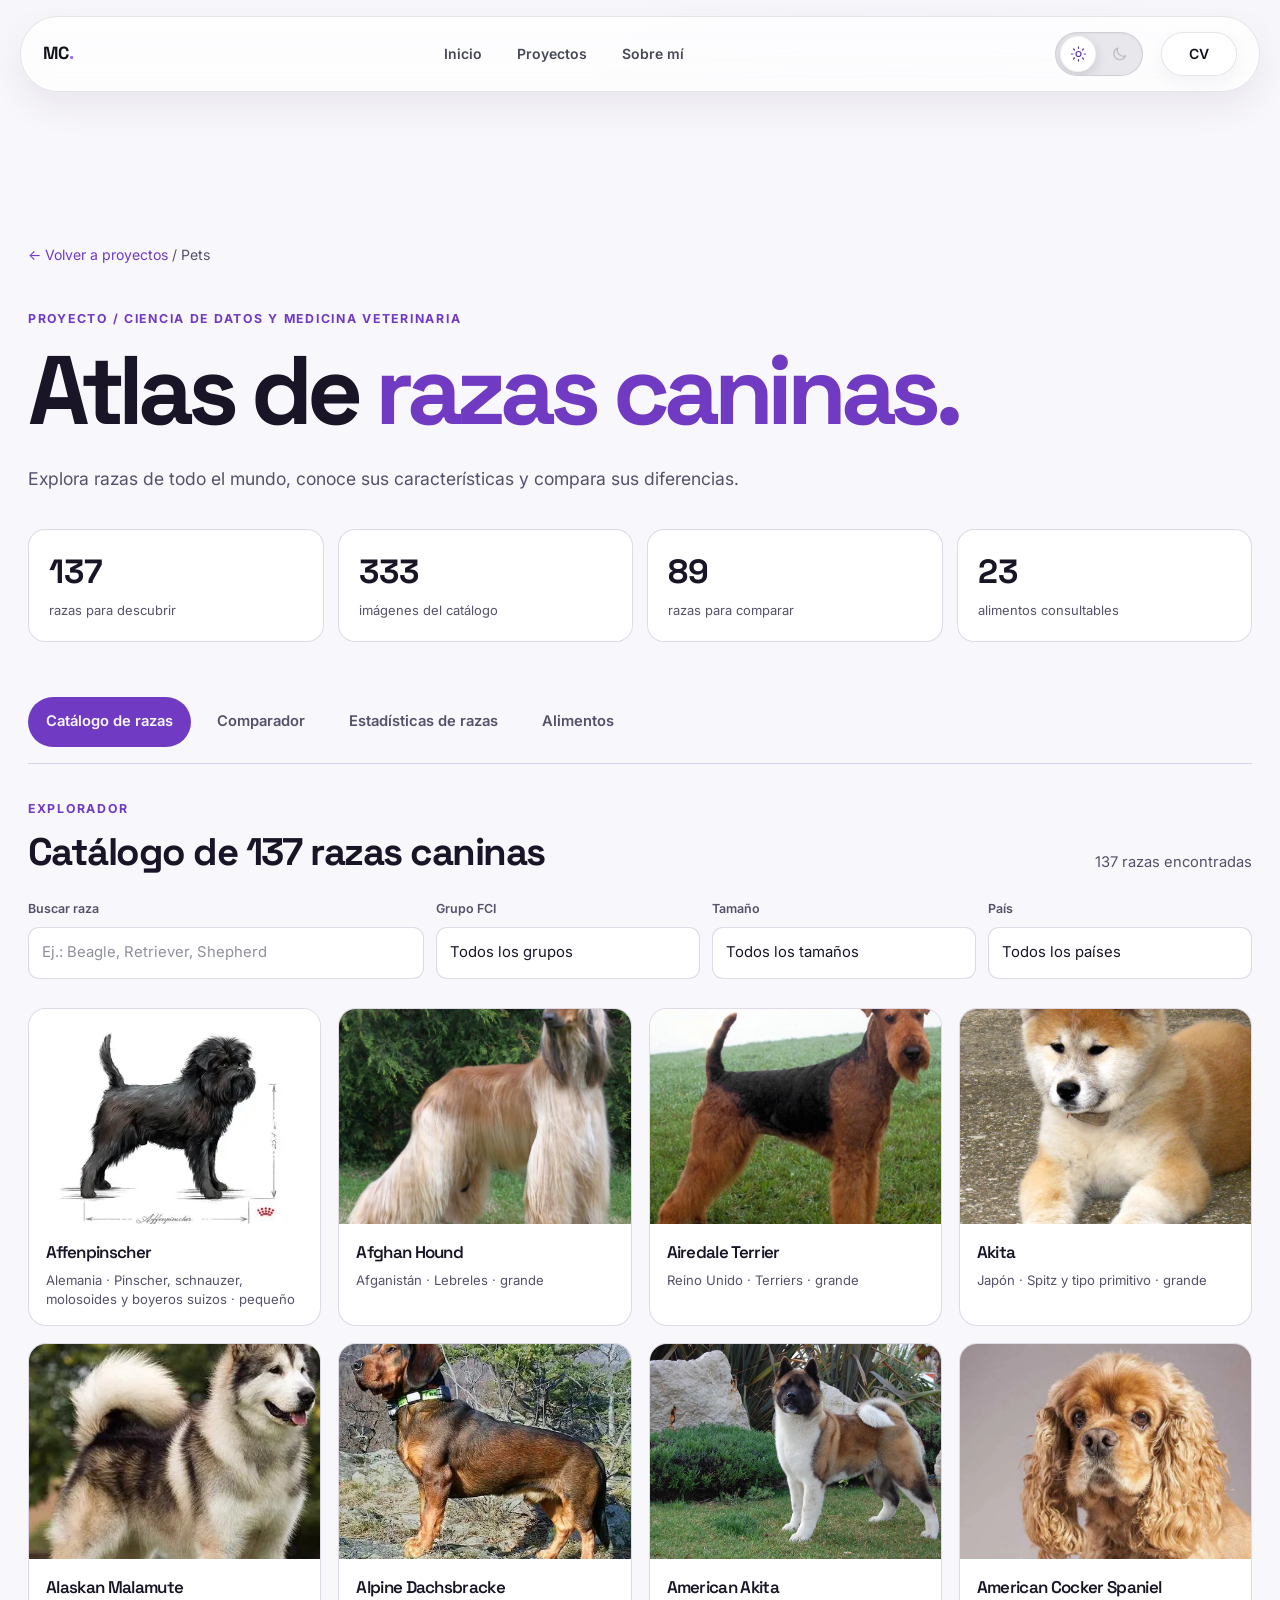
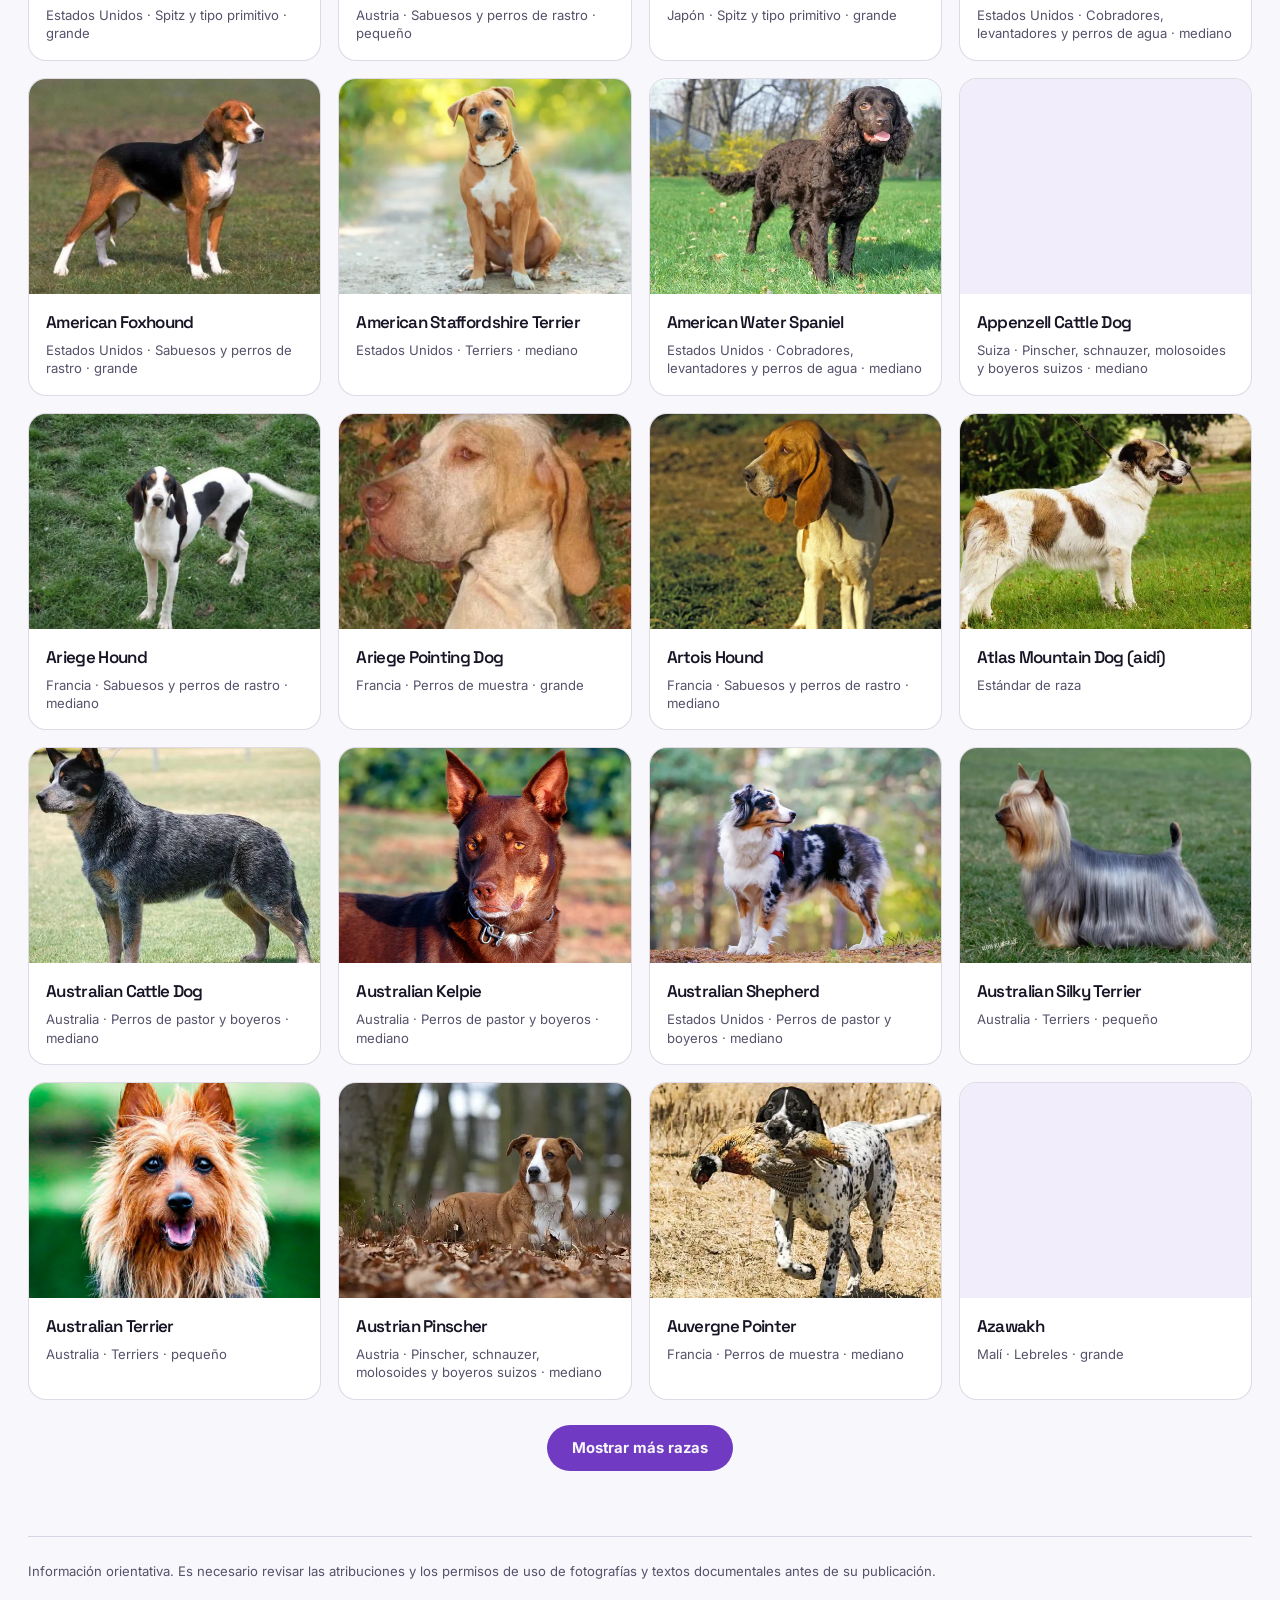
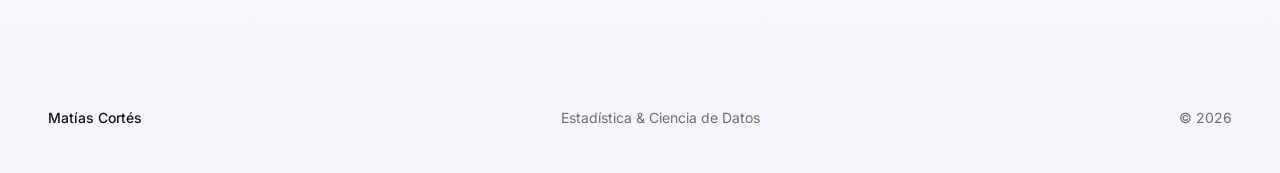
<file: projects/pets.html>
<!doctype html>
<html lang="es" data-theme="dark">
<head>
  <meta charset="UTF-8">
  <meta name="viewport" content="width=device-width,initial-scale=1">
  <meta name="color-scheme" content="dark light">
  <meta name="description" content="Explorador canino Pets: 137 razas, 89 fichas estructuradas, comparación, mapa por origen y alimentos.">
  <meta name="author" content="Matías Cortés">
  <meta name="theme-color" id="theme-color-meta" content="#050507">
  <title>Pets · Explorador canino | Matías Cortés</title>
  <link rel="preconnect" href="https://fonts.googleapis.com">
  <link rel="preconnect" href="https://fonts.gstatic.com" crossorigin>
  <link href="https://fonts.googleapis.com/css2?family=Inter:wght@400;500;600;700&family=Space+Grotesk:wght@400;500;600;700&display=swap" rel="stylesheet">
  <script src="../js/theme.js"></script>
  <link rel="stylesheet" href="../css/variables.css">
  <link rel="stylesheet" href="../css/base.css">
  <link rel="stylesheet" href="../css/components.css">
  <link rel="stylesheet" href="../css/pages.css">
  <link rel="stylesheet" href="../css/animations.css">
  <link rel="stylesheet" href="../css/responsive.css">
  <link rel="stylesheet" href="../css/proyecto-pets.css">
  <link rel="stylesheet" href="../css/pets-tarjetas-graficos.css">
  <link rel="stylesheet" href="../css/pets-ficha-alimentos-visual.css">
  <link rel="stylesheet" href="../css/pets-ficha-metricas-visuales.css">
<link rel="stylesheet" href="../css/mobile-v2.css">
</head>
<body>
<header
    class="site-header"
    id="site-header"
  >

    <nav
      class="navbar container"
      aria-label="Navegación principal"
    >

      <!-- Identidad -->

      <a
        class="navbar__brand"
        href="../index.html"
        aria-label="Volver al inicio"
      >
        MC<span>.</span>
      </a>


      <!-- Enlaces principales -->

      <ul class="navbar__links">

        <li>
          <a href="../index.html">
            Inicio
          </a>
        </li>

        <li>
          <a
            href="../pages/proyectos.html"

          >
            Proyectos
          </a>
        </li>

        <li>
          <a href="../pages/sobre-mi.html">
            Sobre mí
          </a>
        </li>

      </ul>


      <!-- Acciones -->

      <div class="navbar__actions">

        <!-- Cambio de tema -->

        <button
          class="navbar__theme"
          id="theme-toggle"
          type="button"
          aria-label="Cambiar a modo claro"
          aria-pressed="false"
          title="Cambiar tema"
        >

          <!-- Sol -->

          <svg
            class="theme-toggle__icon theme-toggle__icon--sun"
            viewBox="0 0 24 24"
            aria-hidden="true"
          >

            <circle cx="12" cy="12" r="3.5"></circle>

            <path d="M12 2v2"></path>
            <path d="M12 20v2"></path>

            <path d="M4.93 4.93l1.42 1.42"></path>
            <path d="M17.66 17.66l1.41 1.41"></path>

            <path d="M2 12h2"></path>
            <path d="M20 12h2"></path>

            <path d="M4.93 19.07l1.42-1.42"></path>
            <path d="M17.66 6.34l1.41-1.41"></path>

          </svg>


          <!-- Luna -->

          <svg
            class="theme-toggle__icon theme-toggle__icon--moon"
            viewBox="0 0 24 24"
            aria-hidden="true"
          >

            <path
              d="
                M20.5 14.5
                A8.5 8.5 0 0 1
                9.5 3.5
                A8.5 8.5 0 1 0
                20.5 14.5
              "
            ></path>

          </svg>

        </button>


        <!-- Currículum -->

        <a
          href="../assets/cv/CV_Matias_Cortes.pdf"
          class="navbar__cv"
          download
        >
          CV
        </a>


        <!-- Menú móvil -->

        <button
          class="navbar__menu"
          id="menu-button"
          type="button"
          aria-label="Abrir menú"
          aria-expanded="false"
        >

          <span></span>
          <span></span>

        </button>

      </div>

    </nav>

  </header>
<main id="pets-app" class="pets-app">
  <div class="pets-wrap">
    <div class="pets-crumb"><a href="../pages/proyectos.html">← Volver a proyectos</a> <span> / Pets</span></div>
    <section class="pets-hero" aria-labelledby="pets-title">
      <p class="pets-eyebrow">PROYECTO / CIENCIA DE DATOS Y MEDICINA VETERINARIA</p>
      <h1 id="pets-title">Atlas de <em>razas caninas.</em></h1>
      <p>Catálogo documental de razas, características morfológicas y conductuales, distribución por origen y consulta de alimentos.</p>
      <div class="pets-kpis" id="pets-kpis">
        <div><strong>137</strong><span>razas documentadas</span></div>
        <div><strong>89</strong><span>fichas estructuradas</span></div>
        <div><strong>123</strong><span>variables en el conjunto original</span></div>
        <div><strong>23</strong><span>alimentos registrados</span></div>
      </div>
    </section>
    <nav class="pets-tabs" aria-label="Secciones de Pets">
      <button type="button" class="pets-tab active" data-tab="catalogo" aria-current="page">Catálogo de razas</button>
      <button type="button" class="pets-tab" data-tab="comparar">Comparador</button>
      <button type="button" class="pets-tab" data-tab="origen">Mapa y estadísticas</button>
      <button type="button" class="pets-tab" data-tab="alimentos">Alimentos</button>
    </nav>
    <section class="pets-panel" id="pets-panel-catalogo" aria-labelledby="pets-heading-catalogo">
      <div class="pets-section-head"><div><p class="pets-eyebrow">EXPLORADOR</p><h2 id="pets-heading-catalogo">137 razas, una búsqueda</h2></div><span class="pets-counter" id="pets-result-count">Cargando razas…</span></div>
      <div class="pets-controls">
        <label class="pets-search-wrap"><span>Buscar raza</span><input id="pets-search" type="search" placeholder="Ej.: Beagle, Retriever, Shepherd" autocomplete="off"></label>
        <label><span>Grupo FCI</span><select id="pets-group"><option value="">Todos los grupos</option></select></label>
        <label><span>Tamaño</span><select id="pets-size"><option value="">Todos los tamaños</option></select></label>
        <label><span>País</span><select id="pets-country"><option value="">Todos los países</option></select></label>
        <label><span>Tipo de ficha</span><select id="pets-type"><option value="">Todas</option><option value="estructurada">Estructurada</option><option value="documental">Documental</option></select></label>
      </div>
      <div id="pets-cards" class="pets-cards" aria-live="polite"><p class="pets-status">Preparando catálogo…</p></div>
      <div class="pets-more-wrap"><button type="button" id="pets-more" class="pets-primary" hidden>Mostrar más razas</button></div>
    </section>
    <section class="pets-panel" id="pets-panel-comparar" hidden aria-labelledby="pets-heading-comparar">
      <div class="pets-section-head"><div><p class="pets-eyebrow">ANÁLISIS COMPARATIVO</p><h2 id="pets-heading-comparar">Compara dos razas</h2></div></div>
      <p class="pets-muted">Las comparaciones utilizan únicamente variables presentes en las fichas estructuradas; los espacios vacíos indican datos no disponibles.</p>
      <div class="pets-controls pets-controls--compare">
        <label><span>Primera raza</span><select id="pets-compare-a"></select></label>
        <label><span>Segunda raza</span><select id="pets-compare-b"></select></label>
      </div>
      <div id="pets-comparison"></div>
    </section>
    <section class="pets-panel" id="pets-panel-origen" hidden aria-labelledby="pets-heading-origen">
      <div class="pets-section-head"><div><p class="pets-eyebrow">DISTRIBUCIÓN EN EL CONJUNTO DE DATOS</p><h2 id="pets-heading-origen">Origen geográfico</h2></div></div>
      <p class="pets-muted">El mapa representa <strong>países de origen de las 89 fichas estructuradas</strong>; no representa distribución de perros ni prevalencia actual. Los nombres históricos o ambiguos pueden carecer de ubicación.</p>
      <div class="pets-map-legend"><span class="pets-map-dot"></span> Países con razas registradas (selecciona un país para filtrar)</div>
      <div class="pets-map" id="pets-map"><p class="pets-status">Cargando mapa…</p></div>
      <div id="pets-country-stats" class="pets-country-stats"></div>
    </section>
    <section class="pets-panel" id="pets-panel-alimentos" hidden aria-labelledby="pets-heading-alimentos">
      <div class="pets-section-head"><div><p class="pets-eyebrow">BASE DE ALIMENTOS</p><h2 id="pets-heading-alimentos">Alimentos y riesgos para perros</h2></div></div>
      <p class="pets-caution">Los datos de origen no incluyen referencias clínicas verificables para todas sus categorías. Esta sección reproduce el registro original y no reemplaza una indicación veterinaria, especialmente ante ingestión potencialmente tóxica.</p>
      <label class="pets-search-wrap pets-food-search"><span>Buscar alimento</span><input id="pets-food-search" type="search" placeholder="Ej.: chocolate, uva"></label>
      <div id="pets-foods" class="pets-foods"></div>
    </section>
    <p class="pets-disclaimer">Base original adaptada desde un proyecto R Shiny. Los estándares documentales y fotografías se incorporan como material de origen pendiente de revisión de derechos, atribuciones y validación técnica. Los puntajes conductuales o de riesgos de salud no constituyen estimaciones clínicas validadas.</p>
  </div>
</main>
<dialog class="pets-dialog" id="pets-dialog" aria-label="Ficha de raza"><div class="pets-dialog-content"><button type="button" class="pets-dialog-close" id="pets-dialog-close" aria-label="Cerrar ficha">×</button><div id="pets-ficha"></div></div></dialog>

<footer class="footer">

    <div class="container footer__container">

      <p>
        Matías Cortés
      </p>

      <p>
        Estadística & Ciencia de Datos
      </p>

      <p>
        © <span id="current-year"></span>
      </p>

    </div>

  </footer>
<script src="../js/navigation.js" defer></script>
<script src="../js/main.js" defer></script>
<script src="../js/pets.js" defer></script>
<script src="../js/pets-comparador-estadisticas.js" defer></script>


</body>
</html>
</file>
<file: css/variables.css>
/* =========================================================
   MATÍAS CORTÉS — PORTFOLIO
   Design System / Variables

   Global design tokens
   Dark / Light themes
   Statistical brain
   Mathematical formulas
   ========================================================= */


/* =========================================================
   01. GLOBAL DESIGN TOKENS
   ========================================================= */

:root {
  /* ---------------------------------------------------------
     BRAND
     --------------------------------------------------------- */

  --color-primary: #723ec3;
  --color-primary-light: #9b6dff;
  --color-primary-dark: #4f2398;

  --color-blue: #5e8cff;
  --color-blue-light: #8aa9ff;

  --color-cream: #ffcf95;


  /* ---------------------------------------------------------
     STATES
     --------------------------------------------------------- */

  --color-success: #5bd6a2;
  --color-error: #ff6b7a;
  --color-warning: #ffcf95;


  /* ---------------------------------------------------------
     BRAND GRADIENTS
     --------------------------------------------------------- */

  --gradient-primary:
    linear-gradient(
      135deg,
      var(--color-primary),
      var(--color-primary-light)
    );

  --gradient-neural:
    linear-gradient(
      135deg,
      var(--color-primary-light),
      var(--color-blue)
    );


  /* ---------------------------------------------------------
     TYPOGRAPHY
     --------------------------------------------------------- */

  --font-body:
    "Inter",
    -apple-system,
    BlinkMacSystemFont,
    "Segoe UI",
    sans-serif;

  --font-display:
    "Space Grotesk",
    "Inter",
    -apple-system,
    BlinkMacSystemFont,
    "Segoe UI",
    sans-serif;

  --font-heading:
    var(--font-display);

  --font-mono:
    "JetBrains Mono",
    "Fira Code",
    Consolas,
    monospace;


  /* ---------------------------------------------------------
     FONT SIZES
     --------------------------------------------------------- */

  --text-xs: 0.75rem;
  --text-sm: 0.875rem;
  --text-base: 1rem;
  --text-md: 1.125rem;
  --text-lg: 1.25rem;
  --text-xl: 1.5rem;
  --text-2xl: 2rem;
  --text-3xl: 2.75rem;

  --text-display:
    clamp(
      3.25rem,
      7vw,
      7rem
    );

  --text-section-title:
    clamp(
      2.25rem,
      5vw,
      4.5rem
    );


  /* ---------------------------------------------------------
     FONT WEIGHTS
     --------------------------------------------------------- */

  --weight-regular: 400;
  --weight-medium: 500;
  --weight-semibold: 600;
  --weight-bold: 700;


  /* ---------------------------------------------------------
     LINE HEIGHT
     --------------------------------------------------------- */

  --leading-tight: 1.05;
  --leading-heading: 1.15;
  --leading-normal: 1.6;
  --leading-relaxed: 1.75;


  /* ---------------------------------------------------------
     LETTER SPACING
     --------------------------------------------------------- */

  --tracking-tight: -0.04em;
  --tracking-normal: 0;
  --tracking-wide: 0.08em;
  --tracking-wider: 0.14em;


  /* ---------------------------------------------------------
     LAYOUT
     --------------------------------------------------------- */

  --container-width: 1240px;

  --container-padding:
    clamp(
      1.25rem,
      4vw,
      3rem
    );

  --navbar-height: 80px;


  /* ---------------------------------------------------------
     SPACING SCALE
     --------------------------------------------------------- */

  --space-1: 0.25rem;
  --space-2: 0.5rem;
  --space-3: 0.75rem;
  --space-4: 1rem;
  --space-5: 1.25rem;
  --space-6: 1.5rem;
  --space-8: 2rem;
  --space-10: 2.5rem;
  --space-12: 3rem;
  --space-16: 4rem;
  --space-20: 5rem;
  --space-24: 6rem;
  --space-32: 8rem;

  --section-spacing:
    clamp(
      5rem,
      10vw,
      9rem
    );


  /* ---------------------------------------------------------
     BORDER RADIUS
     --------------------------------------------------------- */

  --radius-sm: 8px;
  --radius-md: 14px;
  --radius-lg: 20px;
  --radius-xl: 28px;
  --radius-full: 9999px;


  /* ---------------------------------------------------------
     TRANSITIONS
     --------------------------------------------------------- */

  --transition-fast:
    160ms ease;

  --transition-base:
    280ms ease;

  --transition-slow:
    550ms
    cubic-bezier(
      0.16,
      1,
      0.3,
      1
    );


  /* ---------------------------------------------------------
     Z INDEX
     --------------------------------------------------------- */

  --z-background: -1;
  --z-base: 1;
  --z-canvas: 2;
  --z-content: 5;
  --z-navbar: 100;
  --z-menu: 200;
  --z-modal: 300;
}


/* =========================================================
   02. DARK THEME
   ========================================================= */

:root,
:root[data-theme="dark"] {
  color-scheme: dark;


  /* ---------------------------------------------------------
     BACKGROUNDS
     --------------------------------------------------------- */

  --color-bg: #050507;
  --color-bg-soft: #08080c;

  --color-surface: #0c0c11;
  --color-surface-hover: #121219;
  --color-surface-elevated: #111118;


  /* ---------------------------------------------------------
     TEXT
     --------------------------------------------------------- */

  --color-text: #f5f5f7;
  --color-text-soft: #d0d0d6;
  --color-text-muted: #96969f;

  --color-on-primary: #ffffff;


  /* ---------------------------------------------------------
     BORDERS
     --------------------------------------------------------- */

  --color-border:
    rgba(
      255,
      255,
      255,
      0.08
    );

  --color-border-strong:
    rgba(
      255,
      255,
      255,
      0.14
    );

  --color-border-hover:
    rgba(
      155,
      109,
      255,
      0.35
    );


  /* ---------------------------------------------------------
     GLASS
     --------------------------------------------------------- */

  --surface-glass:
    rgba(
      12,
      12,
      17,
      0.72
    );

  --surface-glass-hover:
    rgba(
      17,
      17,
      26,
      0.88
    );

  --surface-glass-strong:
    rgba(
      8,
      8,
      12,
      0.90
    );


  /* ---------------------------------------------------------
     GLOBAL BACKGROUND
     --------------------------------------------------------- */

  --gradient-background:
    radial-gradient(
      circle at 70% 30%,
      rgba(
        114,
        62,
        195,
        0.10
      ),
      transparent 35%
    ),
    var(--color-bg);


  /* ---------------------------------------------------------
     HERO
     --------------------------------------------------------- */

  --hero-background-start:
    rgba(
      5,
      5,
      7,
      0.10
    );

  --hero-overlay-strong:
    rgba(
      5,
      5,
      7,
      0.98
    );

  --hero-overlay-medium:
    rgba(
      5,
      5,
      7,
      0.86
    );

  --hero-overlay-soft:
    rgba(
      5,
      5,
      7,
      0.34
    );

  --hero-glow-primary:
    rgba(
      114,
      62,
      195,
      0.16
    );

  --hero-glow-secondary:
    rgba(
      94,
      140,
      255,
      0.10
    );


  /* ---------------------------------------------------------
     NEURAL BRAIN — BASE
     --------------------------------------------------------- */

  --brain-background:
    rgba(
      16,
      17,
      31,
      0.70
    );

  --brain-background-center:
    rgba(
      33,
      28,
      65,
      0.88
    );

  --brain-outline:
    rgba(
      155,
      109,
      255,
      0.15
    );

  --brain-fold-purple:
    rgba(
      155,
      109,
      255,
      0.11
    );

  --brain-fold-blue:
    rgba(
      94,
      140,
      255,
      0.10
    );

  --brain-edge-alpha: 0.08;

  --brain-node-core:
    #ffffff;

  --brain-ambient-primary:
    rgba(
      155,
      109,
      255,
      0.13
    );

  --brain-ambient-secondary:
    rgba(
      94,
      140,
      255,
      0.055
    );


  /* ---------------------------------------------------------
     STATISTICAL BRAIN MODULES
     --------------------------------------------------------- */

  --brain-module-bg:
    rgba(
      8,
      8,
      16,
      0.34
    );

  --brain-module-bg-strong:
    rgba(
      9,
      9,
      19,
      0.54
    );

  --brain-module-border:
    rgba(
      155,
      109,
      255,
      0.20
    );

  --brain-module-border-hover:
    rgba(
      155,
      109,
      255,
      0.32
    );

  --brain-module-grid:
    rgba(
      155,
      109,
      255,
      0.075
    );


  /* ---------------------------------------------------------
     STATISTICAL CHARTS
     --------------------------------------------------------- */

  --brain-chart-line:
    #7bb0ff;

  --brain-chart-line-2:
    #b275ff;

  --brain-chart-point:
    #69a9ff;

  --brain-chart-point-2:
    #bb86ff;

  --brain-chart-axis:
    rgba(
      208,
      208,
      214,
      0.18
    );


  /* ---------------------------------------------------------
     HISTOGRAM / DENSITY
     --------------------------------------------------------- */

  --brain-hist-bar:
    rgba(
      114,
      62,
      195,
      0.58
    );

  --brain-density-fill:
    rgba(
      155,
      109,
      255,
      0.10
    );


  /* ---------------------------------------------------------
     HEATMAP
     --------------------------------------------------------- */

  --brain-heat-a: #26356f;
  --brain-heat-b: #414caa;
  --brain-heat-c: #7548d5;
  --brain-heat-d: #a94de0;
  --brain-heat-e: #ed6bcf;


  /* ---------------------------------------------------------
     NETWORK / GRAPH
     --------------------------------------------------------- */

  --brain-network-line:
    rgba(
      122,
      187,
      255,
      0.34
    );

  --brain-network-line-soft:
    rgba(
      122,
      187,
      255,
      0.15
    );

  --brain-network-node:
    #86b6ff;


  /* ---------------------------------------------------------
     SYNAPTIC EFFECTS
     --------------------------------------------------------- */

  --brain-glow-strong:
    rgba(
      155,
      109,
      255,
      0.34
    );

  --brain-glow-soft:
    rgba(
      94,
      140,
      255,
      0.16
    );

  --brain-pulse-core:
    #ffffff;

  --brain-pulse-purple:
    #b884ff;

  --brain-pulse-blue:
    #8eb6ff;


  /* ---------------------------------------------------------
     FLOATING MATHEMATICAL FORMULAS
     --------------------------------------------------------- */

  --formula-purple:
    rgba(
      155,
      109,
      255,
      0.38
    );

  --formula-blue:
    rgba(
      94,
      140,
      255,
      0.34
    );

  --formula-cream:
    rgba(
      255,
      207,
      149,
      0.24
    );

  --formula-shadow:
    rgba(
      114,
      62,
      195,
      0.16
    );

  --formula-opacity-soft:
    0.065;

  --formula-opacity-base:
    0.11;

  --formula-opacity-strong:
    0.17;


  /* ---------------------------------------------------------
     EXPLORE
     --------------------------------------------------------- */

  --explore-glow:
    rgba(
      114,
      62,
      195,
      0.055
    );

  --explore-card-gradient:
    rgba(
      114,
      62,
      195,
      0.12
    );

  --grid-line:
    rgba(
      155,
      109,
      255,
      0.10
    );


  /* ---------------------------------------------------------
     NAVBAR
     --------------------------------------------------------- */

  --navbar-glass:
    rgba(
      5,
      5,
      7,
      0.74
    );


  /* ---------------------------------------------------------
     SHADOWS / GLOWS
     --------------------------------------------------------- */

  --shadow-card:
    0 20px 50px
    rgba(
      0,
      0,
      0,
      0.16
    );

  --shadow-card-hover:
    0 28px 70px
    rgba(
      0,
      0,
      0,
      0.24
    );

  --shadow-primary:
    0 0 40px
    rgba(
      114,
      62,
      195,
      0.28
    );

  --shadow-neural:
    0 0 35px
    rgba(
      94,
      140,
      255,
      0.32
    );


  /* ---------------------------------------------------------
     INTERACTION
     --------------------------------------------------------- */

  --focus-ring:
    rgba(
      155,
      109,
      255,
      0.62
    );

  --selection-bg:
    rgba(
      114,
      62,
      195,
      0.48
    );

  --selection-text:
    #ffffff;


  /* ---------------------------------------------------------
     SCROLLBAR
     --------------------------------------------------------- */

  --scrollbar-track:
    #08080c;

  --scrollbar-thumb:
    #292635;

  --scrollbar-thumb-hover:
    #423263;
}


/* =========================================================
   03. LIGHT THEME
   ========================================================= */

:root[data-theme="light"] {
  color-scheme: light;


  /* ---------------------------------------------------------
     BACKGROUNDS
     --------------------------------------------------------- */

  --color-bg:
    #f7f7fb;

  --color-bg-soft:
    #f0f1f6;

  --color-surface:
    #ffffff;

  --color-surface-hover:
    #f7f5ff;

  --color-surface-elevated:
    #ffffff;


  /* ---------------------------------------------------------
     TEXT
     --------------------------------------------------------- */

  --color-text:
    #12131a;

  --color-text-soft:
    #343641;

  --color-text-muted:
    #696c78;

  --color-on-primary:
    #ffffff;


  /* ---------------------------------------------------------
     BORDERS
     --------------------------------------------------------- */

  --color-border:
    rgba(
      17,
      18,
      28,
      0.10
    );

  --color-border-strong:
    rgba(
      17,
      18,
      28,
      0.16
    );

  --color-border-hover:
    rgba(
      114,
      62,
      195,
      0.30
    );


  /* ---------------------------------------------------------
     GLASS
     --------------------------------------------------------- */

  --surface-glass:
    rgba(
      255,
      255,
      255,
      0.74
    );

  --surface-glass-hover:
    rgba(
      255,
      255,
      255,
      0.96
    );

  --surface-glass-strong:
    rgba(
      255,
      255,
      255,
      0.90
    );


  /* ---------------------------------------------------------
     GLOBAL BACKGROUND
     --------------------------------------------------------- */

  --gradient-background:
    radial-gradient(
      circle at 70% 30%,
      rgba(
        114,
        62,
        195,
        0.08
      ),
      transparent 34%
    ),
    var(--color-bg);


  /* ---------------------------------------------------------
     HERO
     --------------------------------------------------------- */

  --hero-background-start:
    rgba(
      247,
      247,
      251,
      0.25
    );

  --hero-overlay-strong:
    rgba(
      247,
      247,
      251,
      0.99
    );

  --hero-overlay-medium:
    rgba(
      247,
      247,
      251,
      0.90
    );

  --hero-overlay-soft:
    rgba(
      247,
      247,
      251,
      0.38
    );

  --hero-glow-primary:
    rgba(
      114,
      62,
      195,
      0.12
    );

  --hero-glow-secondary:
    rgba(
      94,
      140,
      255,
      0.09
    );


  /* ---------------------------------------------------------
     NEURAL BRAIN — LIGHT
     --------------------------------------------------------- */

  --brain-background:
    rgba(
      235,
      232,
      248,
      0.50
    );

  --brain-background-center:
    rgba(
      219,
      211,
      244,
      0.72
    );

  --brain-outline:
    rgba(
      92,
      55,
      161,
      0.20
    );

  --brain-fold-purple:
    rgba(
      92,
      55,
      161,
      0.14
    );

  --brain-fold-blue:
    rgba(
      62,
      105,
      190,
      0.13
    );

  --brain-edge-alpha:
    0.12;

  --brain-node-core:
    #ffffff;

  --brain-ambient-primary:
    rgba(
      114,
      62,
      195,
      0.10
    );

  --brain-ambient-secondary:
    rgba(
      94,
      140,
      255,
      0.07
    );


  /* ---------------------------------------------------------
     STATISTICAL BRAIN MODULES
     --------------------------------------------------------- */

  --brain-module-bg:
    rgba(
      255,
      255,
      255,
      0.40
    );

  --brain-module-bg-strong:
    rgba(
      255,
      255,
      255,
      0.68
    );

  --brain-module-border:
    rgba(
      114,
      62,
      195,
      0.22
    );

  --brain-module-border-hover:
    rgba(
      114,
      62,
      195,
      0.34
    );

  --brain-module-grid:
    rgba(
      92,
      55,
      161,
      0.075
    );


  /* ---------------------------------------------------------
     STATISTICAL CHARTS
     --------------------------------------------------------- */

  --brain-chart-line:
    #486ed1;

  --brain-chart-line-2:
    #8246c7;

  --brain-chart-point:
    #4c88e2;

  --brain-chart-point-2:
    #9658d2;

  --brain-chart-axis:
    rgba(
      18,
      19,
      26,
      0.17
    );


  /* ---------------------------------------------------------
     HISTOGRAM / DENSITY
     --------------------------------------------------------- */

  --brain-hist-bar:
    rgba(
      114,
      62,
      195,
      0.43
    );

  --brain-density-fill:
    rgba(
      114,
      62,
      195,
      0.08
    );


  /* ---------------------------------------------------------
     HEATMAP
     --------------------------------------------------------- */

  --brain-heat-a:
    #dbe2ff;

  --brain-heat-b:
    #bbc5fa;

  --brain-heat-c:
    #a68ee8;

  --brain-heat-d:
    #ba79dd;

  --brain-heat-e:
    #e88acb;


  /* ---------------------------------------------------------
     NETWORK / GRAPH
     --------------------------------------------------------- */

  --brain-network-line:
    rgba(
      60,
      96,
      180,
      0.30
    );

  --brain-network-line-soft:
    rgba(
      60,
      96,
      180,
      0.13
    );

  --brain-network-node:
    #507de0;


  /* ---------------------------------------------------------
     SYNAPTIC EFFECTS
     --------------------------------------------------------- */

  --brain-glow-strong:
    rgba(
      114,
      62,
      195,
      0.18
    );

  --brain-glow-soft:
    rgba(
      94,
      140,
      255,
      0.095
    );

  --brain-pulse-core:
    #ffffff;

  --brain-pulse-purple:
    #7b43bd;

  --brain-pulse-blue:
    #477bd7;


  /* ---------------------------------------------------------
     FLOATING MATHEMATICAL FORMULAS
     --------------------------------------------------------- */

  --formula-purple:
    rgba(
      92,
      55,
      161,
      0.28
    );

  --formula-blue:
    rgba(
      55,
      92,
      175,
      0.25
    );

  --formula-cream:
    rgba(
      162,
      106,
      42,
      0.19
    );

  --formula-shadow:
    rgba(
      114,
      62,
      195,
      0.08
    );

  --formula-opacity-soft:
    0.07;

  --formula-opacity-base:
    0.12;

  --formula-opacity-strong:
    0.16;


  /* ---------------------------------------------------------
     EXPLORE
     --------------------------------------------------------- */

  --explore-glow:
    rgba(
      114,
      62,
      195,
      0.07
    );

  --explore-card-gradient:
    rgba(
      114,
      62,
      195,
      0.075
    );

  --grid-line:
    rgba(
      114,
      62,
      195,
      0.085
    );


  /* ---------------------------------------------------------
     NAVBAR
     --------------------------------------------------------- */

  --navbar-glass:
    rgba(
      247,
      247,
      251,
      0.82
    );


  /* ---------------------------------------------------------
     SHADOWS / GLOWS
     --------------------------------------------------------- */

  --shadow-card:
    0 18px 50px
    rgba(
      36,
      28,
      56,
      0.08
    );

  --shadow-card-hover:
    0 28px 70px
    rgba(
      50,
      36,
      80,
      0.13
    );

  --shadow-primary:
    0 0 35px
    rgba(
      114,
      62,
      195,
      0.17
    );

  --shadow-neural:
    0 0 30px
    rgba(
      94,
      140,
      255,
      0.18
    );


  /* ---------------------------------------------------------
     INTERACTION
     --------------------------------------------------------- */

  --focus-ring:
    rgba(
      114,
      62,
      195,
      0.55
    );

  --selection-bg:
    rgba(
      114,
      62,
      195,
      0.22
    );

  --selection-text:
    #12131a;


  /* ---------------------------------------------------------
     SCROLLBAR
     --------------------------------------------------------- */

  --scrollbar-track:
    #f0f1f6;

  --scrollbar-thumb:
    #c8c5d2;

  --scrollbar-thumb-hover:
    #9d94b4;
}
</file>
<file: css/base.css>
/* =========================================================
   MATÍAS CORTÉS — PORTFOLIO
   BASE STYLES

   Este archivo contiene las reglas más fundamentales
   de todo el portafolio.

   Su trabajo es definir:

   - reset básico del navegador
   - comportamiento general del documento
   - tipografía
   - links
   - formularios básicos
   - selección de texto
   - scrollbar
   - foco accesible
   - containers
   - secciones
   - utilidades tipográficas
   - elementos ocultos para lectores de pantalla
   - preferencias de movimiento reducido

   IMPORTANTE:

   base.css se carga DESPUÉS de variables.css.

   Por eso aquí usamos variables como:

   --color-bg
   --color-text
   --focus-ring
   --scrollbar-thumb
   --selection-bg

   y evitamos definir colores visuales directamente.

   De esa forma todo responde automáticamente a:

   data-theme="dark"

   o

   data-theme="light"
   ========================================================= */


/* =========================================================
   01. RESET — BOX MODEL
   ========================================================= */

/*
   Por defecto CSS calcula el ancho de una caja sumando:

   width + padding + border

   Con border-box hacemos que padding y border queden
   incluidos dentro del tamaño declarado.

   Esto vuelve mucho más predecible todo el layout.
*/

*,
*::before,
*::after {
  box-sizing:
    border-box;
}


/* =========================================================
   02. DOCUMENTO HTML
   ========================================================= */

/*
   scroll-behavior permite desplazamiento suave cuando
   usamos links internos como:

   href="#contacto"

   scroll-padding-top evita que una sección quede escondida
   debajo de la navbar fija.
*/

html {
  min-width:
    100%;

  min-height:
    100%;

  scroll-behavior:
    smooth;

  scroll-padding-top:
    calc(
      var(--navbar-height)
      +
      var(--space-4)
    );

  background:
    var(--color-bg);
}


/* =========================================================
   03. RESET DE MÁRGENES
   ========================================================= */

/*
   Los navegadores agregan márgenes diferentes por defecto
   a títulos, párrafos y otros elementos.

   Los eliminamos para controlar el espacio exclusivamente
   mediante nuestro sistema de spacing.
*/

body,
h1,
h2,
h3,
h4,
h5,
h6,
p,
figure,
blockquote,
dl,
dd {
  margin:
    0;
}


/* =========================================================
   04. LISTAS
   ========================================================= */

/*
   Eliminamos bullets y espacios automáticos.

   Cada componente que necesite una lista visual podrá
   definir su propio estilo después.
*/

ul,
ol {
  margin:
    0;

  padding:
    0;

  list-style:
    none;
}


/* =========================================================
   05. ELEMENTOS DE FORMULARIO
   ========================================================= */

/*
   Inputs, botones y selects suelen utilizar una tipografía
   propia del navegador.

   Con inherit utilizamos la misma tipografía del sitio.
*/

button,
input,
textarea,
select {
  font:
    inherit;
}


/*
   Quitamos estilos visuales predeterminados del navegador.

   Los componentes específicos pueden agregar sus propios
   bordes después.
*/

button {
  padding:
    0;

  border:
    0;

  background:
    transparent;

  color:
    inherit;

  cursor:
    pointer;
}


/*
   Placeholder de formularios futuros.
*/

input::placeholder,
textarea::placeholder {
  color:
    var(--color-text-muted);

  opacity:
    0.75;
}


/* =========================================================
   06. ELEMENTOS MULTIMEDIA
   ========================================================= */

/*
   Evitamos el pequeño espacio inferior que aparece cuando
   imágenes o SVG se comportan como elementos inline.

   También impedimos que excedan el ancho disponible.
*/

img,
picture,
svg,
canvas,
video {
  display:
    block;

  max-width:
    100%;
}


/*
   Una imagen normalmente debe mantener su proporción.
*/

img {
  height:
    auto;
}


/* =========================================================
   07. BODY
   ========================================================= */

/*
   Esta es la superficie general de todo el portafolio.

   Usamos variables.css para que el mismo body funcione
   correctamente en Dark y Light.
*/

body {
  min-width:
    320px;

  min-height:
    100vh;

  min-height:
    100svh;

  color:
    var(--color-text);

  background:
    var(--gradient-background);

  font-family:
    var(--font-body);

  font-size:
    var(--text-base);

  font-weight:
    var(--weight-regular);

  line-height:
    var(--leading-normal);

  overflow-x:
    hidden;

  /*
     Mejora la apariencia de las fuentes en algunos sistemas.
  */

  -webkit-font-smoothing:
    antialiased;

  -moz-osx-font-smoothing:
    grayscale;

  text-rendering:
    optimizeLegibility;
}


/* =========================================================
   08. BACKGROUND FIXED — SOLO ESCRITORIO
   ========================================================= */

/*
   background-attachment: fixed puede verse bien en desktop,
   pero algunos navegadores móviles lo procesan mal o generan
   saltos durante el scroll.

   Por eso lo activamos solamente en dispositivos donde
   normalmente no genera ese problema.
*/

@media (
  min-width: 769px
) and (
  hover: hover
) {

  body {
    background-attachment:
      fixed;
  }
}


/* =========================================================
   09. SELECCIÓN DE TEXTO
   ========================================================= */

/*
   Cuando alguien selecciona texto utilizamos las variables
   específicas de selección definidas en variables.css.

   Esto también cambia entre dark y light.
*/

::selection {
  color:
    var(--selection-text);

  background:
    var(--selection-bg);
}


/*
   Firefox puede utilizar esta variante.
*/

::-moz-selection {
  color:
    var(--selection-text);

  background:
    var(--selection-bg);
}


/* =========================================================
   10. SCROLLBAR — FIREFOX
   ========================================================= */

/*
   Firefox utiliza scrollbar-color en lugar de los
   pseudo-elementos WebKit.
*/

html {
  scrollbar-width:
    thin;

  scrollbar-color:
    var(--scrollbar-thumb)
    var(--scrollbar-track);
}


/* =========================================================
   11. SCROLLBAR — CHROME / EDGE / SAFARI
   ========================================================= */

::-webkit-scrollbar {
  width:
    8px;

  height:
    8px;
}


::-webkit-scrollbar-track {
  background:
    var(--scrollbar-track);
}


::-webkit-scrollbar-thumb {
  border-radius:
    var(--radius-full);

  background:
    var(--scrollbar-thumb);
}


::-webkit-scrollbar-thumb:hover {
  background:
    var(--scrollbar-thumb-hover);
}


/* =========================================================
   12. TIPOGRAFÍA — TÍTULOS
   ========================================================= */

/*
   Todos los títulos comparten:

   - Space Grotesk
   - peso semibold
   - menor separación entre letras

   Esto crea la identidad tipográfica principal del sitio.
*/

h1,
h2,
h3,
h4,
h5,
h6 {
  color:
    var(--color-text);

  font-family:
    var(--font-display);

  font-weight:
    var(--weight-semibold);

  line-height:
    var(--leading-heading);

  letter-spacing:
    var(--tracking-tight);
}


/* =========================================================
   13. ESCALA DE TÍTULOS
   ========================================================= */

h1 {
  font-size:
    var(--text-display);
}


h2 {
  font-size:
    var(--text-section-title);
}


h3 {
  font-size:
    var(--text-2xl);
}


h4 {
  font-size:
    var(--text-xl);
}


h5 {
  font-size:
    var(--text-lg);
}


h6 {
  font-size:
    var(--text-md);
}


/* =========================================================
   14. TEXTO NORMAL
   ========================================================= */

p {
  color:
    var(--color-text-soft);
}


/*
   Evitamos que líneas de texto demasiado largas reduzcan
   la legibilidad cuando aparecen fuera de componentes.
*/

p,
li {
  overflow-wrap:
    break-word;
}


/* =========================================================
   15. TEXTO DESTACADO
   ========================================================= */

strong,
b {
  color:
    var(--color-text);

  font-weight:
    var(--weight-semibold);
}


/* =========================================================
   16. CURSIVA
   ========================================================= */

em,
i {
  font-style:
    italic;
}


/* =========================================================
   17. LINKS
   ========================================================= */

/*
   Quitamos el subrayado predeterminado.

   Cada componente decide después cómo representar
   visualmente sus links.
*/

a {
  color:
    inherit;

  text-decoration:
    none;
}


/*
   Evita el rectángulo azul que algunos navegadores móviles
   muestran al tocar botones o enlaces.
*/

a,
button {
  -webkit-tap-highlight-color:
    transparent;
}


/* =========================================================
   18. BOTONES DESHABILITADOS
   ========================================================= */

button:disabled {
  cursor:
    not-allowed;
}


/* =========================================================
   19. CODE / PRE
   ========================================================= */

/*
   Dejamos preparada una base para mostrar código,
   fórmulas o fragmentos técnicos dentro de los case studies.
*/

code,
kbd,
samp,
pre {
  font-family:
    var(--font-mono);
}


/*
   Código pequeño dentro de un párrafo.
*/

code {
  font-size:
    0.92em;
}


/*
   Los bloques largos de código pueden desplazarse
   horizontalmente sin romper toda la página.
*/

pre {
  max-width:
    100%;

  overflow-x:
    auto;

  tab-size:
    2;
}


/* =========================================================
   20. TABLAS
   ========================================================= */

/*
   Dejamos preparado el comportamiento básico para tablas
   estadísticas o comparativas futuras.
*/

table {
  width:
    100%;

  border-collapse:
    collapse;

  border-spacing:
    0;
}


/* =========================================================
   21. LÍNEA HORIZONTAL
   ========================================================= */

hr {
  height:
    1px;

  margin:
    var(--space-8)
    0;

  border:
    0;

  background:
    var(--color-border);
}


/* =========================================================
   22. ACCESIBILIDAD — FOCUS
   ========================================================= */

/*
   :focus-visible aparece principalmente cuando navegamos
   usando teclado.

   No queremos eliminar el outline porque sería un problema
   serio de accesibilidad.
*/

:focus-visible {
  outline:
    2px solid
    var(--focus-ring);

  outline-offset:
    4px;
}


/*
   Los elementos que no tienen focus visible no necesitan
   mostrar un outline artificial.
*/

:focus:not(:focus-visible) {
  outline:
    none;
}


/* =========================================================
   23. MAIN
   ========================================================= */

/*
   main actúa como contenedor general de todas las páginas.

   overflow: clip evita que glows, grids o elementos
   decorativos generen scroll horizontal.
*/

main {
  position:
    relative;

  width:
    100%;

  overflow:
    clip;
}


/* =========================================================
   24. SECCIONES
   ========================================================= */

section {
  position:
    relative;
}


/* =========================================================
   25. CONTAINER GLOBAL
   ========================================================= */

/*
   Esta es una de las reglas más importantes del sitio.

   El container:

   - centra el contenido
   - establece ancho máximo
   - conserva margen lateral en pantallas pequeñas

   Ejemplo:

   pantalla muy grande
        ↓
   máximo 1240px

   pantalla pequeña
        ↓
   ancho disponible menos padding lateral
*/

.container {
  width:
    min(
      calc(
        100% -
        (
          var(--container-padding) * 2
        )
      ),
      var(--container-width)
    );

  margin-inline:
    auto;
}


/* =========================================================
   26. SECCIÓN GENÉRICA
   ========================================================= */

/*
   Utilizamos .section cuando una sección necesita el
   espaciado vertical estándar del portafolio.
*/

.section {
  padding-block:
    var(--section-spacing);
}


/* =========================================================
   27. EYEBROW
   ========================================================= */

/*
   Pequeño texto superior utilizado para categorías como:

   MATÍAS CORTÉS
   EXPLORAR
   FORMACIÓN
   INVESTIGACIÓN
   PROYECTOS

   Tiene menos protagonismo que un título, pero ayuda
   muchísimo a ordenar visualmente las páginas.
*/

.eyebrow {
  color:
    var(--color-primary-light);

  font-size:
    var(--text-sm);

  font-weight:
    var(--weight-medium);

  line-height:
    1.2;

  letter-spacing:
    var(--tracking-wider);

  text-transform:
    uppercase;
}


/* =========================================================
   28. TEXTO SECUNDARIO
   ========================================================= */

.text-muted {
  color:
    var(--color-text-muted);
}


/* =========================================================
   29. TEXTO CON GRADIENTE
   ========================================================= */

/*
   Permite escribir:

   <span class="text-gradient">
     Ciencia de datos
   </span>

   y aplicar el gradiente violeta/azul de la identidad.
*/

.text-gradient {
  color:
    var(--color-primary-light);

  background:
    var(--gradient-neural);

  background-clip:
    text;

  -webkit-background-clip:
    text;

  -webkit-text-fill-color:
    transparent;
}


/* =========================================================
   30. NO WRAP
   ========================================================= */

/*
   Utilidad pequeña para contenido que no queremos cortar,
   por ejemplo alguna etiqueta corta o una métrica.
*/

.no-wrap {
  white-space:
    nowrap;
}


/* =========================================================
   31. SCREEN READER ONLY
   ========================================================= */

/*
   Oculta visualmente un texto SIN ocultarlo para tecnologías
   de asistencia.

   Sirve para etiquetas adicionales que necesita un lector
   de pantalla pero que no deben aparecer visualmente.
*/

.sr-only {
  position:
    absolute !important;

  width:
    1px !important;

  height:
    1px !important;

  padding:
    0 !important;

  margin:
    -1px !important;

  overflow:
    hidden !important;

  clip:
    rect(
      0,
      0,
      0,
      0
    ) !important;

  white-space:
    nowrap !important;

  border:
    0 !important;
}


/* =========================================================
   32. HIDDEN
   ========================================================= */

/*
   Utilidad explícita para elementos que realmente queremos
   sacar completamente del layout y del flujo visual.
*/

[hidden] {
  display:
    none !important;
}


/* =========================================================
   33. REDUCED MOTION
   ========================================================= */

/*
   Algunas personas activan "Reducir movimiento" en su
   sistema operativo por comodidad o accesibilidad.

   En ese caso:

   - eliminamos smooth scroll
   - prácticamente detenemos animaciones
   - prácticamente eliminamos transiciones

   Las animaciones complejas como brain.js y formulas.js
   también tienen sus propios controles.
*/

@media (
  prefers-reduced-motion: reduce
) {

  html {
    scroll-behavior:
      auto;
  }


  *,
  *::before,
  *::after {
    animation-duration:
      0.01ms !important;

    animation-iteration-count:
      1 !important;

    transition-duration:
      0.01ms !important;

    scroll-behavior:
      auto !important;
  }
}


/* =========================================================
   34. CONTRASTE FORZADO
   ========================================================= */

/*
   Windows puede utilizar un modo de alto contraste.

   En ese caso dejamos que el sistema operativo controle
   colores críticos en lugar de forzar nuestros efectos.
*/

@media (
  forced-colors: active
) {

  .text-gradient {
    background:
      none;

    color:
      CanvasText;

    -webkit-text-fill-color:
      currentColor;
  }


  :focus-visible {
    outline-color:
      Highlight;
  }
}


/* === BEGIN FLOATING FORMULAS V3 === */


/* =========================================================
   MATHEMATICAL BACKGROUND V3
   ========================================================= */


/* =========================================================
   01. SUPERFICIE NORMAL
   ========================================================= */

.formula-surface {
  position:
    relative;

  isolation:
    isolate;
}


/* =========================================================
   02. CAPA DE FÓRMULAS
   ========================================================= */

.floating-formulas {
  position:
    absolute;

  inset:
    0;

  z-index:
    1;

  overflow:
    hidden;

  pointer-events:
    none;

  user-select:
    none;
}


/* =========================================================
   03. PROTECCIÓN DEL CONTENIDO
   ========================================================= */

/*
   SOLO los elementos que eran static reciben relative.

   Esto evita el bug anterior donde modificábamos elementos
   absolute del Home.
*/

.formula-content-static {
  position:
    relative;

  z-index:
    2;
}


/*
   Los elementos que ya tenían:
   absolute
   relative
   sticky
   fixed

   conservan su propiedad position original.
*/

.formula-content-positioned {
  z-index:
    2;
}


/* =========================================================
   04. HOME — CAPA ESPECIAL
   ========================================================= */

/*
   Esta regla tiene alta especificidad a propósito.

   sections.css originalmente colocaba hero__formulas
   más atrás.

   Ahora queremos fórmulas visibles sobre el cerebro y
   efectos ambientales, pero SIEMPRE detrás del contenido.
*/

section.hero
> #hero-formulas.hero__formulas {
  position:
    absolute;

  inset:
    0;

  z-index:
    1;

  overflow:
    hidden;

  pointer-events:
    none;

  user-select:
    none;
}


/*
   El texto real del Home ya utiliza un z-index superior,
   así que no se mueve ni queda tapado.
*/

.hero__container {
  z-index:
    5;
}


/* =========================================================
   05. FÓRMULA BASE
   ========================================================= */

.floating-formula {
  --formula-angle:
    0deg;

  position:
    absolute;

  display:
    block;

  white-space:
    nowrap;

  font-family:
    var(--font-mono);

  font-size:
    1rem;

  font-weight:
    var(--weight-medium);

  line-height:
    1;

  letter-spacing:
    0.02em;

  /*
     Más visibles que en V2.
  */

  opacity:
    0.29;

  color:
    #ad82ff;

  text-shadow:
    0 0 16px
    rgba(
      155,
      109,
      255,
      0.32
    );

  transform:
    translate3d(
      0,
      0,
      0
    )
    rotate(
      var(--formula-angle)
    );

  transition:
    opacity
    380ms
    ease;

  animation:
    formula-v3-drift
    36s
    linear
    infinite;
}


/* =========================================================
   06. HOME
   ========================================================= */

/*
   Un poco más grandes y visibles en la portada.
*/

.floating-formula--hero {
  opacity:
    0.31;

  text-shadow:
    0 0 18px
    rgba(
      155,
      109,
      255,
      0.35
    );
}


/* =========================================================
   07. COLORES
   ========================================================= */

.floating-formula--purple {
  color:
    #ad82ff;
}


.floating-formula--blue {
  color:
    #82a9ff;
}


.floating-formula--cream {
  color:
    #ffd6a5;
}


/* =========================================================
   08. INTENSIDADES
   ========================================================= */

.floating-formula--soft {
  opacity:
    0.16;
}


.floating-formula--strong {
  opacity:
    0.45;
}


.floating-formula--hero.floating-formula--strong {
  opacity:
    0.49;
}


.floating-formula.is-changing {
  opacity:
    0 !important;
}


/* =========================================================
   09. MOVIMIENTO
   ========================================================= */

/*
   Desplazamiento lento:
   izquierda / derecha + pequeño movimiento vertical.
*/

@keyframes formula-v3-drift {

  0% {
    transform:
      translate3d(
        64px,
        -4px,
        0
      )
      rotate(
        var(--formula-angle)
      );
  }


  20% {
    transform:
      translate3d(
        34px,
        7px,
        0
      )
      rotate(
        var(--formula-angle)
      );
  }


  40% {
    transform:
      translate3d(
        10px,
        -6px,
        0
      )
      rotate(
        var(--formula-angle)
      );
  }


  60% {
    transform:
      translate3d(
        -18px,
        6px,
        0
      )
      rotate(
        var(--formula-angle)
      );
  }


  80% {
    transform:
      translate3d(
        -46px,
        -5px,
        0
      )
      rotate(
        var(--formula-angle)
      );
  }


  100% {
    transform:
      translate3d(
        -78px,
        4px,
        0
      )
      rotate(
        var(--formula-angle)
      );
  }
}


/* =========================================================
   10. LIGHT MODE
   ========================================================= */

:root[data-theme="light"]
.floating-formula {
  color:
    #6334a8;

  opacity:
    0.23;

  text-shadow:
    0 0 12px
    rgba(
      114,
      62,
      195,
      0.12
    );
}


:root[data-theme="light"]
.floating-formula--purple {
  color:
    #6637aa;
}


:root[data-theme="light"]
.floating-formula--blue {
  color:
    #365fae;
}


:root[data-theme="light"]
.floating-formula--cream {
  color:
    #a46b2d;
}


:root[data-theme="light"]
.floating-formula--soft {
  opacity:
    0.12;
}


:root[data-theme="light"]
.floating-formula--strong {
  opacity:
    0.34;
}


/* =========================================================
   11. FOOTER
   ========================================================= */

.formula-surface--footer
.floating-formulas {
  opacity:
    0.55;
}


/* =========================================================
   12. TABLET
   ========================================================= */

@media (
  max-width: 1000px
) {

  .floating-formula {
    opacity:
      0.24;
  }


  .floating-formula--strong {
    opacity:
      0.38;
  }
}


/* =========================================================
   13. MOBILE
   ========================================================= */

@media (
  max-width: 600px
) {

  .floating-formula {
    opacity:
      0.18;

    text-shadow:
      0 0 10px
      rgba(
        155,
        109,
        255,
        0.20
      );
  }


  .floating-formula--soft {
    opacity:
      0.10;
  }


  .floating-formula--strong {
    opacity:
      0.29;
  }
}


/* =========================================================
   14. REDUCED MOTION
   ========================================================= */

@media (
  prefers-reduced-motion: reduce
) {

  .floating-formula {
    animation:
      none !important;

    transform:
      rotate(
        var(--formula-angle)
      ) !important;

    transition:
      none !important;
  }
}

/* =========================================================
   FORMULAS — PARCHE VIVO / REBOTE CONTINUO
   Pegar al final de base.css
   ========================================================= */

/* Capa general de fórmulas */
.floating-formulas,
.hero__formulas {
  position: absolute;
  inset: 0;
  z-index: 1;
  overflow: hidden;
  pointer-events: none;
  user-select: none;
}

/* Las fórmulas ahora NO usan keyframes CSS.
   El movimiento lo controla formulas.js */
.floating-formula {
  position: absolute;
  display: block;
  white-space: nowrap;

  animation: none !important;
  transition: opacity 220ms ease;
  will-change: transform, opacity;

  font-family: var(--font-mono);
  line-height: 1;
  letter-spacing: 0.02em;

  color: #ad82ff;
  text-shadow: 0 0 14px rgba(155, 109, 255, 0.25);
  opacity: 0.2;

  pointer-events: none;
}

/* Variantes de color */
.floating-formula--purple {
  color: #ad82ff;
}

.floating-formula--blue {
  color: #82a9ff;
}

.floating-formula--cream {
  color: #ffd6a5;
}

/* Intensidad */
.floating-formula--soft {
  opacity: 0.12;
}

.floating-formula--strong {
  opacity: 0.34;
}

.floating-formula--hero {
  opacity: 0.24;
}

/* En light mode */
:root[data-theme="light"] .floating-formula {
  text-shadow: 0 0 10px rgba(114, 62, 195, 0.1);
}

:root[data-theme="light"] .floating-formula--purple {
  color: #6637aa;
}

:root[data-theme="light"] .floating-formula--blue {
  color: #365fae;
}

:root[data-theme="light"] .floating-formula--cream {
  color: #a46b2d;
}

/* Superficies seguras */
.formula-surface {
  position: relative;
  isolation: isolate;
}

.formula-content-static {
  position: relative;
  z-index: 2;
}

.formula-content-positioned {
  z-index: 2;
}

/* Home */
section.hero > .hero__formulas {
  position: absolute;
  inset: 0;
  z-index: 1;
}

.hero__container {
  position: relative;
  z-index: 5;
}

/* Contorno visual del área del cerebro.
   No es el cerebro real; es una guía visual sutil
   para que se entienda mejor el límite */
#hero-brain-guard {
  position: absolute;
  top: 50%;
  right: clamp(1rem, 4vw, 3rem);
  transform: translateY(-50%);

  width: min(49vw, 760px);
  height: min(38vw, 560px);

  border-radius: 50% 49% 47% 51% / 44% 45% 55% 56%;
  pointer-events: none;
  z-index: 2;

  box-shadow:
    inset 0 0 0 1px rgba(130, 169, 255, 0.07),
    0 0 50px rgba(114, 62, 195, 0.06);
}

/* Responsive */
@media (max-width: 1024px) {
  #hero-brain-guard {
    width: min(52vw, 620px);
    height: min(42vw, 470px);
  }
}

@media (max-width: 640px) {
  #hero-brain-guard {
    display: none;
  }
}

/* Respeto por accesibilidad */
@media (prefers-reduced-motion: reduce) {
  .floating-formula {
    transition: none !important;
  }
}
/* === END FLOATING FORMULAS V3 === */


/* === BEGIN FORMULA LIGHT CONTRAST V2 === */


/* =========================================================
   FÓRMULAS — LIGHT MODE
   CONTRASTE REFORZADO
   ========================================================= */

/*
   En Dark usamos colores luminosos.

   En Light necesitamos hacer lo contrario:
   versiones más profundas de violeta, azul y dorado.

   Así conservamos la misma identidad visual sin perder
   legibilidad sobre fondos claros.
*/


/* ---------------------------------------------------------
   BASE
   --------------------------------------------------------- */

:root[data-theme="light"]
.floating-formula {
  color:
    #54208f;

  text-shadow:
    0 1px 0
    rgba(
      255,
      255,
      255,
      0.78
    ),

    0 0 10px
    rgba(
      84,
      32,
      143,
      0.10
    );
}


/* ---------------------------------------------------------
   VIOLETA
   --------------------------------------------------------- */

:root[data-theme="light"]
.floating-formula--purple {
  color:
    #54208f;
}


/* ---------------------------------------------------------
   AZUL
   --------------------------------------------------------- */

:root[data-theme="light"]
.floating-formula--blue {
  color:
    #2452a4;
}


/* ---------------------------------------------------------
   CÁLIDO / CREMA
   --------------------------------------------------------- */

/*
   En Dark el crema puede ser claro.

   Sobre blanco necesitamos llevarlo hacia un ocre profundo.
*/

:root[data-theme="light"]
.floating-formula--cream {
  color:
    #87500d;
}


/* ---------------------------------------------------------
   HERO
   --------------------------------------------------------- */

:root[data-theme="light"]
.floating-formula--hero {
  text-shadow:
    0 1px 0
    rgba(
      255,
      255,
      255,
      0.80
    ),

    0 0 12px
    rgba(
      84,
      32,
      143,
      0.11
    );
}


/* ---------------------------------------------------------
   MÁS CONTRASTE EN FÓRMULAS FUERTES
   --------------------------------------------------------- */

:root[data-theme="light"]
.floating-formula--strong {
  font-weight:
    600;
}


/* ---------------------------------------------------------
   FÓRMULAS SUAVES
   --------------------------------------------------------- */

/*
   Incluso las fórmulas secundarias deben seguir siendo
   perceptibles en Light.
*/

:root[data-theme="light"]
.floating-formula--soft {
  filter:
    saturate(0.95);
}


/* === END FORMULA LIGHT CONTRAST V2 === */


/* === BEGIN BRAIN GUARD V2 === */

/* =========================================================
   BRAIN GUARD V2
   Contorno visual más definido
   ========================================================= */

/*
   El guard anterior era demasiado genérico.
   Este override genera una silueta más marcada y mejor
   alineada con la máscara lógica de formulas.js.
*/

#hero-brain-guard {
  position: absolute;
  top: 50%;
  right: clamp(1rem, 4vw, 3rem);
  transform: translateY(-50%);

  width: min(50vw, 760px);
  height: min(38vw, 560px);

  pointer-events: none;
  z-index: 2;

  filter:
    drop-shadow(0 0 28px rgba(114, 62, 195, 0.10))
    drop-shadow(0 0 52px rgba(94, 140, 255, 0.07));
}


/*
   Capa de forma principal.
   Usamos clip-path para una silueta más orgánica.
*/

#hero-brain-guard::before {
  content: "";
  position: absolute;
  inset: 0;

  clip-path: polygon(
    9% 50%,
    11% 39%,
    17% 31%,
    25% 26%,
    33% 18%,
    43% 12%,
    54% 11%,
    63% 8%,
    75% 10%,
    85% 15%,
    93% 25%,
    97% 37%,
    98% 49%,
    96% 60%,
    98% 69%,
    94% 79%,
    86% 86%,
    75% 89%,
    65% 87%,
    56% 92%,
    45% 90%,
    35% 86%,
    25% 84%,
    16% 76%,
    11% 65%
  );

  border: 2px solid rgba(128, 108, 220, 0.34);

  background:
    radial-gradient(
      circle at 55% 45%,
      rgba(140, 110, 235, 0.10),
      rgba(94, 140, 255, 0.04) 42%,
      transparent 72%
    );

  box-shadow:
    inset 0 0 0 1px rgba(150, 125, 240, 0.10),
    0 0 34px rgba(114, 62, 195, 0.10);

  border-radius: 20px;
}


/*
   Líneas internas suaves para reforzar visualmente
   la idea de un cerebro más definido.
*/

#hero-brain-guard::after {
  content: "";
  position: absolute;
  inset: 7% 8% 8% 8%;

  clip-path: polygon(
    8% 49%,
    11% 38%,
    18% 29%,
    27% 24%,
    36% 18%,
    46% 12%,
    57% 12%,
    66% 10%,
    76% 12%,
    85% 18%,
    92% 28%,
    95% 39%,
    95% 50%,
    93% 61%,
    95% 69%,
    90% 78%,
    83% 84%,
    74% 86%,
    64% 84%,
    56% 89%,
    46% 88%,
    36% 83%,
    27% 80%,
    18% 73%,
    12% 63%
  );

  background:
    repeating-linear-gradient(
      180deg,
      rgba(150, 125, 240, 0.00) 0 18px,
      rgba(150, 125, 240, 0.05) 18px 20px
    );

  opacity: 0.55;
}


/* Light mode */

:root[data-theme="light"] #hero-brain-guard::before {
  border: 2px solid rgba(120, 92, 214, 0.20);

  background:
    radial-gradient(
      circle at 55% 45%,
      rgba(135, 105, 225, 0.08),
      rgba(94, 140, 255, 0.03) 44%,
      transparent 74%
    );

  box-shadow:
    inset 0 0 0 1px rgba(120, 92, 214, 0.07),
    0 0 24px rgba(120, 92, 214, 0.06);
}

:root[data-theme="light"] #hero-brain-guard::after {
  opacity: 0.35;
}


/* Responsive */

@media (max-width: 1024px) {
  #hero-brain-guard {
    width: min(53vw, 640px);
    height: min(42vw, 480px);
  }
}

@media (max-width: 640px) {
  #hero-brain-guard {
    display: none;
  }
}

/* === END BRAIN GUARD V2 === */


/* === BEGIN KATEX FLOATING FORMULAS === */


/* =========================================================
   KATEX — FÓRMULAS FLOTANTES
   ========================================================= */

/*
   El contenedor sigue siendo controlado por formulas.js.

   KaTeX controla únicamente la composición matemática.
*/


.floating-formula.is-katex-rendered {
  display:
    inline-block;

  width:
    max-content;

  max-width:
    none;

  white-space:
    nowrap;

  line-height:
    1;

  /*
   * No aplicamos font-family del portfolio:
   * dejamos que KaTeX utilice su familia matemática.
   */

  font-family:
    initial;

  text-rendering:
    geometricPrecision;

  -webkit-font-smoothing:
    antialiased;

  font-synthesis:
    none;
}


/* =========================================================
   KATEX ROOT
   ========================================================= */

.floating-formula
.katex {
  display:
    inline-block;

  color:
    inherit;

  font-size:
    1em;

  font-weight:
    400;

  line-height:
    1;

  white-space:
    nowrap;

  /*
   * Pequeña mejora para pantallas HiDPI.
   */

  text-rendering:
    geometricPrecision;
}


/* =========================================================
   HTML MATEMÁTICO
   ========================================================= */

.floating-formula
.katex-html {
  display:
    inline-block;

  color:
    inherit;

  white-space:
    nowrap;
}


/* =========================================================
   FRACCIONES
   ========================================================= */

/*
   Las fracciones de KaTeX ya poseen la geometría correcta.
   Solo reforzamos ligeramente su legibilidad mediante
   el color heredado.
*/

.floating-formula
.katex
.frac-line {
  border-color:
    currentColor;
}


/* =========================================================
   FÓRMULAS FUERTES
   ========================================================= */

.floating-formula--strong
.katex {
  filter:
    drop-shadow(
      0 0 6px
      currentColor
    );
}


/* =========================================================
   FÓRMULAS SUAVES
   ========================================================= */

.floating-formula--soft
.katex {
  filter:
    none;
}


/* =========================================================
   DARK
   ========================================================= */

:root[data-theme="dark"]
.floating-formula--purple
.katex {
  color:
    #b98dff;
}


:root[data-theme="dark"]
.floating-formula--blue
.katex {
  color:
    #89aeff;
}


:root[data-theme="dark"]
.floating-formula--cream
.katex {
  color:
    #ffd5a0;
}


/* =========================================================
   LIGHT
   ========================================================= */

/*
   Sobre blanco utilizamos versiones profundas de la paleta
   para que LaTeX conserve contraste real.
*/

:root[data-theme="light"]
.floating-formula--purple
.katex {
  color:
    #51238f;
}


:root[data-theme="light"]
.floating-formula--blue
.katex {
  color:
    #244f9e;
}


:root[data-theme="light"]
.floating-formula--cream
.katex {
  color:
    #85500f;
}


/* =========================================================
   SHADOW DARK
   ========================================================= */

:root[data-theme="dark"]
.floating-formula
.katex {
  text-shadow:
    0 0 12px
    rgba(
      155,
      109,
      255,
      0.11
    );
}


/* =========================================================
   SHADOW LIGHT
   ========================================================= */

:root[data-theme="light"]
.floating-formula
.katex {
  text-shadow:
    0 1px 0
    rgba(
      255,
      255,
      255,
      0.88
    );
}


/* =========================================================
   HOME
   ========================================================= */

.hero
.floating-formula
.katex {
  /*
   * El tamaño real sigue siendo controlado dinámicamente
   * mediante font-size del elemento padre.
   */

  letter-spacing:
    0;
}


/* =========================================================
   MOBILE
   ========================================================= */

@media (
  max-width: 640px
) {

  .floating-formula
  .katex {
    /*
     * Las fracciones pueden ser algo altas.
     * Esta escala mantiene legibilidad sin ocupar
     * demasiado espacio en teléfonos.
     */

    font-size:
      0.95em;
  }
}


/* =========================================================
   REDUCED MOTION
   ========================================================= */

@media (
  prefers-reduced-motion: reduce
) {

  .floating-formula
  .katex {
    filter:
      none !important;
  }
}


/* === END KATEX FLOATING FORMULAS === */
</file>
<file: css/components.css>
/* =========================================================
   MATÍAS CORTÉS — PORTFOLIO
   SHARED COMPONENTS

   Este archivo contiene piezas que se reutilizan en varias
   páginas del portafolio.

   Aquí viven:

   - Header y Navbar
   - Selector Dark / Light
   - Botón del CV
   - Menú móvil
   - Botones generales
   - Tags
   - Filtros de proyectos
   - Tarjetas de proyectos
   - Tarjetas informativas
   - Links sociales
   - Divisores
   - Footer
   - Badges de estado

   IMPORTANTE:
   Los colores vienen principalmente de variables.css.

   Esto permite que los mismos componentes funcionen tanto
   en modo oscuro como en modo claro sin duplicar estilos.
   ========================================================= */


/* =========================================================
   01. SITE HEADER
   ========================================================= */

/*
   El header permanece fijo mientras navegamos.

   Utilizamos una superficie semitransparente y blur para
   generar una sensación de profundidad sin separar demasiado
   la navbar del resto del sitio.
*/

.site-header {
  position: fixed;

  top: 0;
  left: 0;

  width: 100%;
  height: var(--navbar-height);

  z-index:
    var(--z-navbar);

  background:
    var(--navbar-glass);

  border-bottom:
    1px solid
    transparent;

  backdrop-filter:
    blur(18px);

  -webkit-backdrop-filter:
    blur(18px);

  transition:
    background
      var(--transition-base),

    border-color
      var(--transition-base),

    box-shadow
      var(--transition-base);
}


/* =========================================================
   02. HEADER CUANDO HACEMOS SCROLL
   ========================================================= */

/*
   navigation.js agrega .is-scrolled cuando el usuario
   abandona la parte superior de la página.

   Aumentamos ligeramente la presencia de la navbar para
   que siga siendo legible encima del contenido.
*/

.site-header.is-scrolled {
  background:
    var(--surface-glass-strong);

  border-bottom-color:
    var(--color-border);

  box-shadow:
    var(--shadow-card);
}


/* =========================================================
   03. NAVBAR
   ========================================================= */

.navbar {
  height: 100%;

  display: flex;

  align-items: center;

  justify-content:
    space-between;

  gap:
    var(--space-8);
}


/* =========================================================
   04. MARCA — MC.
   ========================================================= */

/*
   La marca es deliberadamente simple.

   MC.
   └─ el punto utiliza el color principal para darle
      continuidad a toda la identidad visual.
*/

.navbar__brand {
  position: relative;

  flex-shrink: 0;

  color:
    var(--color-text);

  font-family:
    var(--font-display);

  font-size:
    1.65rem;

  font-weight:
    var(--weight-bold);

  line-height:
    1;

  letter-spacing:
    -0.06em;

  transition:
    color
      var(--transition-fast),

    opacity
      var(--transition-fast),

    transform
      var(--transition-fast);
}


.navbar__brand span {
  color:
    var(--color-primary-light);
}


.navbar__brand:hover {
  transform:
    translateY(-1px);
}


/* =========================================================
   05. LINKS PRINCIPALES DE NAVEGACIÓN
   ========================================================= */

.navbar__links {
  display: flex;

  align-items: center;

  gap:
    clamp(
      var(--space-6),
      3vw,
      var(--space-10)
    );
}


.navbar__links a {
  position: relative;

  display: inline-flex;

  align-items: center;

  justify-content: center;

  min-height:
    44px;

  color:
    var(--color-text-soft);

  font-size:
    var(--text-sm);

  font-weight:
    var(--weight-medium);

  line-height:
    1;

  transition:
    color
      var(--transition-fast),

    transform
      var(--transition-fast);
}


/* =========================================================
   06. LÍNEA BAJO LOS LINKS
   ========================================================= */

/*
   La línea aparece al pasar el mouse.

   También queda visible en la página actualmente activa.
*/

.navbar__links a::after {
  content: "";

  position: absolute;

  left: 50%;
  bottom: 4px;

  width: 0;
  height: 2px;

  border-radius:
    var(--radius-full);

  background:
    var(--gradient-neural);

  transform:
    translateX(-50%);

  transition:
    width
    var(--transition-base);
}


.navbar__links a:hover {
  color:
    var(--color-text);
}


.navbar__links a:hover::after {
  width:
    55%;
}


/* Página actual */

.navbar__links
a[aria-current="page"] {
  color:
    var(--color-primary-light);
}


.navbar__links
a[aria-current="page"]::after {
  width:
    55%;
}


/* =========================================================
   07. ACCIONES DE LA NAVBAR
   ========================================================= */

/*
   Contiene:

   - selector dark/light
   - CV
   - menú hamburguesa
*/

.navbar__actions {
  display: flex;

  align-items: center;

  gap:
    var(--space-4);

  flex-shrink: 0;
}


/* =========================================================
   08. SELECTOR DARK / LIGHT
   ========================================================= */

/*
   theme.js controla este botón.

   No cambia el tema directamente desde CSS.

   JavaScript modifica:

   <html data-theme="dark">

   o

   <html data-theme="light">

   y variables.css hace el resto.
*/

.navbar__theme {
  position: relative;

  width:
    42px;

  height:
    42px;

  flex:
    0 0 42px;

  display:
    inline-flex;

  align-items:
    center;

  justify-content:
    center;

  padding: 0;

  border:
    1px solid
    var(--color-border);

  border-radius:
    var(--radius-full);

  color:
    var(--color-text-soft);

  background:
    var(--surface-glass);

  cursor:
    pointer;

  overflow:
    hidden;

  transition:
    color
      var(--transition-fast),

    background
      var(--transition-fast),

    border-color
      var(--transition-fast),

    transform
      var(--transition-fast),

    box-shadow
      var(--transition-base);
}


.navbar__theme:hover {
  color:
    var(--color-primary-light);

  background:
    var(--surface-glass-hover);

  border-color:
    var(--color-border-hover);

  transform:
    translateY(-2px);

  box-shadow:
    var(--shadow-primary);
}


/* =========================================================
   09. ICONOS DEL SELECTOR DE TEMA
   ========================================================= */

.theme-toggle__icon {
  position: absolute;

  width:
    18px;

  height:
    18px;

  fill:
    none;

  stroke:
    currentColor;

  stroke-width:
    1.7;

  stroke-linecap:
    round;

  stroke-linejoin:
    round;

  transition:
    opacity
      var(--transition-base),

    transform
      var(--transition-base);
}


/*
   En modo oscuro mostramos el sol.

   El mensaje visual es:
   "puedes cambiar a modo claro".
*/

.theme-toggle__icon--sun {
  opacity:
    1;

  transform:
    rotate(0deg)
    scale(1);
}


.theme-toggle__icon--moon {
  opacity:
    0;

  transform:
    rotate(-35deg)
    scale(0.65);
}


/*
   Cuando data-theme cambia a light,
   invertimos los iconos.
*/

:root[data-theme="light"]
.theme-toggle__icon--sun {
  opacity:
    0;

  transform:
    rotate(35deg)
    scale(0.65);
}


:root[data-theme="light"]
.theme-toggle__icon--moon {
  opacity:
    1;

  transform:
    rotate(0deg)
    scale(1);
}


/* =========================================================
   10. BOTÓN CV DE LA NAVBAR
   ========================================================= */

.navbar__cv {
  display:
    inline-flex;

  align-items:
    center;

  justify-content:
    center;

  min-height:
    42px;

  padding-inline:
    var(--space-5);

  border:
    1px solid
    var(--color-border);

  border-radius:
    var(--radius-full);

  color:
    var(--color-text);

  background:
    var(--surface-glass);

  font-size:
    var(--text-sm);

  font-weight:
    var(--weight-medium);

  white-space:
    nowrap;

  transition:
    color
      var(--transition-fast),

    background
      var(--transition-fast),

    border-color
      var(--transition-fast),

    transform
      var(--transition-fast),

    box-shadow
      var(--transition-base);
}


.navbar__cv:hover {
  color:
    var(--color-primary-light);

  background:
    var(--surface-glass-hover);

  border-color:
    var(--color-border-hover);

  transform:
    translateY(-2px);

  box-shadow:
    var(--shadow-card);
}


/* =========================================================
   11. BOTÓN DEL MENÚ MÓVIL
   ========================================================= */

/*
   En escritorio permanece oculto.

   responsive.css lo activa a partir del breakpoint móvil.
*/

.navbar__menu {
  position: relative;

  width:
    44px;

  height:
    44px;

  display:
    none;

  align-items:
    center;

  justify-content:
    center;

  padding: 0;

  border:
    1px solid
    var(--color-border);

  border-radius:
    var(--radius-full);

  color:
    var(--color-text);

  background:
    var(--surface-glass);

  cursor:
    pointer;

  transition:
    background
      var(--transition-fast),

    border-color
      var(--transition-fast),

    transform
      var(--transition-fast);
}


.navbar__menu:hover {
  background:
    var(--surface-glass-hover);

  border-color:
    var(--color-border-hover);
}


/* =========================================================
   12. LÍNEAS DEL MENÚ HAMBURGUESA
   ========================================================= */

.navbar__menu span {
  position:
    absolute;

  width:
    18px;

  height:
    1.5px;

  border-radius:
    var(--radius-full);

  background:
    currentColor;

  transform-origin:
    center;

  transition:
    transform
      var(--transition-base),

    opacity
      var(--transition-base);
}


.navbar__menu
span:first-child {
  transform:
    translateY(-4px);
}


.navbar__menu
span:last-child {
  transform:
    translateY(4px);
}


/*
   responsive.css controla:

   .navbar.is-open

   y transforma estas dos líneas en una X.
*/


/* =========================================================
   13. BOTONES — BASE
   ========================================================= */

/*
   Esta clase se utiliza en enlaces y botones reales.

   Todos comparten:

   - tamaño
   - tipografía
   - espaciado
   - interacción
*/

.button {
  position:
    relative;

  display:
    inline-flex;

  align-items:
    center;

  justify-content:
    center;

  gap:
    var(--space-3);

  min-height:
    52px;

  padding:
    0
    var(--space-6);

  border:
    1px solid
    transparent;

  border-radius:
    var(--radius-md);

  font-size:
    var(--text-sm);

  font-weight:
    var(--weight-semibold);

  line-height:
    1;

  white-space:
    nowrap;

  overflow:
    hidden;

  cursor:
    pointer;

  transition:
    color
      var(--transition-fast),

    transform
      var(--transition-fast),

    border-color
      var(--transition-fast),

    background
      var(--transition-fast),

    box-shadow
      var(--transition-base);
}


/* Flecha o símbolo dentro del botón */

.button span {
  display:
    inline-flex;

  align-items:
    center;

  justify-content:
    center;

  font-size:
    1.1em;

  transition:
    transform
      var(--transition-fast);
}


/* =========================================================
   14. BOTÓN PRINCIPAL
   ========================================================= */

.button--primary {
  color:
    var(--color-on-primary);

  background:
    var(--gradient-primary);

  box-shadow:
    var(--shadow-primary);
}


.button--primary:hover {
  transform:
    translateY(-3px);

  box-shadow:
    0 18px 45px
    var(--brain-glow-strong);
}


.button--primary:hover span {
  transform:
    translateX(4px);
}


/* =========================================================
   15. BOTÓN SECUNDARIO
   ========================================================= */

.button--secondary {
  color:
    var(--color-text);

  background:
    var(--surface-glass);

  border-color:
    var(--color-border);
}


.button--secondary:hover {
  color:
    var(--color-primary-light);

  background:
    var(--surface-glass-hover);

  border-color:
    var(--color-border-hover);

  transform:
    translateY(-3px);

  box-shadow:
    var(--shadow-card);
}


.button--secondary:hover span {
  transform:
    translateX(4px);
}


/*
   En botones de descarga queremos que la flecha baje
   en lugar de desplazarse hacia la derecha.
*/

.button--secondary[download]:hover span {
  transform:
    translateY(3px);
}


/* =========================================================
   16. ESTADO DESHABILITADO
   ========================================================= */

.button:disabled,
.button[aria-disabled="true"] {
  opacity:
    0.45;

  cursor:
    not-allowed;

  pointer-events:
    none;

  box-shadow:
    none;
}


/* =========================================================
   17. SECTION HEADER
   ========================================================= */

/*
   Componente reutilizable para títulos como:

   Explorar
   Competencias
   Formación
   Investigación
*/

.section-header {
  display:
    flex;

  flex-direction:
    column;

  gap:
    var(--space-4);

  max-width:
    780px;

  margin-bottom:
    var(--space-12);
}


.section-header h2 {
  max-width:
    14ch;
}


/* =========================================================
   18. TAG
   ========================================================= */

/*
   Utilizamos tags para tecnologías, áreas o conceptos.

   No deberían competir visualmente con botones.
*/

.tag {
  display:
    inline-flex;

  align-items:
    center;

  justify-content:
    center;

  min-height:
    30px;

  padding:
    0
    var(--space-3);

  border:
    1px solid
    var(--color-border);

  border-radius:
    var(--radius-full);

  color:
    var(--color-text-muted);

  background:
    var(--surface-glass);

  font-size:
    var(--text-xs);

  font-weight:
    var(--weight-medium);

  line-height:
    1;

  white-space:
    nowrap;

  transition:
    color
      var(--transition-fast),

    border-color
      var(--transition-fast),

    background
      var(--transition-fast);
}


.tag:hover {
  color:
    var(--color-text);

  border-color:
    var(--color-border-hover);

  background:
    var(--surface-glass-hover);
}


/* Contenedor de múltiples tags */

.tags {
  display:
    flex;

  flex-wrap:
    wrap;

  gap:
    var(--space-2);
}


/* =========================================================
   19. FILTROS DE PROYECTOS
   ========================================================= */

/*
   projects.js utilizará estos botones para filtrar
   las tarjetas por área.
*/

.project-filters {
  display:
    flex;

  flex-wrap:
    wrap;

  gap:
    var(--space-3);

  margin-bottom:
    var(--space-12);
}


.project-filter {
  display:
    inline-flex;

  align-items:
    center;

  justify-content:
    center;

  min-height:
    42px;

  padding-inline:
    var(--space-5);

  border:
    1px solid
    var(--color-border);

  border-radius:
    var(--radius-full);

  color:
    var(--color-text-muted);

  background:
    var(--surface-glass);

  font-size:
    var(--text-sm);

  font-weight:
    var(--weight-medium);

  cursor:
    pointer;

  transition:
    color
      var(--transition-fast),

    background
      var(--transition-fast),

    border-color
      var(--transition-fast),

    transform
      var(--transition-fast),

    box-shadow
      var(--transition-fast);
}


.project-filter:hover {
  color:
    var(--color-text);

  background:
    var(--surface-glass-hover);

  border-color:
    var(--color-border-hover);

  transform:
    translateY(-2px);
}


/* Filtro actualmente seleccionado */

.project-filter.is-active,
.project-filter[aria-pressed="true"] {
  color:
    var(--color-on-primary);

  background:
    var(--gradient-primary);

  border-color:
    transparent;

  box-shadow:
    var(--shadow-primary);
}


/* =========================================================
   20. PROJECT CARD
   ========================================================= */

/*
   Tarjeta reutilizable para proyectos.

   Estructura esperada:

   .project-card
   ├── .project-card__visual
   └── .project-card__content
       ├── categoría
       ├── título
       ├── descripción
       ├── tags
       └── footer
*/

.project-card {
  position:
    relative;

  min-height:
    100%;

  display:
    flex;

  flex-direction:
    column;

  overflow:
    hidden;

  border:
    1px solid
    var(--color-border);

  border-radius:
    var(--radius-lg);

  background:
    linear-gradient(
      145deg,
      var(--explore-card-gradient),
      transparent 80%
    ),
    var(--surface-glass);

  box-shadow:
    var(--shadow-card);

  isolation:
    isolate;

  transition:
    transform
      var(--transition-slow),

    background
      var(--transition-base),

    border-color
      var(--transition-base),

    box-shadow
      var(--transition-base);
}


.project-card:hover {
  transform:
    translateY(-6px);

  background:
    linear-gradient(
      145deg,
      var(--explore-card-gradient),
      transparent 75%
    ),
    var(--surface-glass-hover);

  border-color:
    var(--color-border-hover);

  box-shadow:
    var(--shadow-card-hover);
}


/* =========================================================
   21. PREVIEW DEL PROYECTO
   ========================================================= */

.project-card__visual {
  position:
    relative;

  width:
    100%;

  aspect-ratio:
    16 / 10;

  overflow:
    hidden;

  background:
    radial-gradient(
      circle at 70% 30%,
      var(--hero-glow-secondary),
      transparent 36%
    ),

    var(--color-bg-soft);
}


/*
   Capa muy sutil encima de la imagen.

   Ayuda a integrar capturas con distintos fondos
   dentro de una misma identidad visual.
*/

.project-card__visual::after {
  content: "";

  position:
    absolute;

  inset:
    0;

  pointer-events:
    none;

  background:
    linear-gradient(
      180deg,
      transparent 60%,
      var(--hero-background-start)
    );

  opacity:
    0.35;
}


.project-card__visual img {
  width:
    100%;

  height:
    100%;

  display:
    block;

  object-fit:
    cover;

  transition:
    transform
    700ms
    cubic-bezier(
      0.16,
      1,
      0.3,
      1
    );
}


.project-card:hover
.project-card__visual img {
  transform:
    scale(1.035);
}


/* =========================================================
   22. CONTENIDO DE PROJECT CARD
   ========================================================= */

.project-card__content {
  flex:
    1;

  display:
    flex;

  flex-direction:
    column;

  gap:
    var(--space-4);

  padding:
    var(--space-6);
}


.project-card__category {
  color:
    var(--color-primary-light);

  font-size:
    var(--text-xs);

  font-weight:
    var(--weight-medium);

  letter-spacing:
    var(--tracking-wide);

  text-transform:
    uppercase;
}


.project-card__title {
  color:
    var(--color-text);

  font-size:
    var(--text-xl);

  line-height:
    var(--leading-heading);

  letter-spacing:
    -0.03em;
}


.project-card__description {
  color:
    var(--color-text-muted);

  font-size:
    var(--text-sm);

  line-height:
    1.65;
}


/* =========================================================
   23. FOOTER DE PROJECT CARD
   ========================================================= */

.project-card__footer {
  display:
    flex;

  align-items:
    center;

  justify-content:
    space-between;

  gap:
    var(--space-4);

  margin-top:
    auto;

  padding-top:
    var(--space-3);
}


.project-card__link {
  display:
    inline-flex;

  align-items:
    center;

  gap:
    var(--space-2);

  color:
    var(--color-text);

  font-size:
    var(--text-sm);

  font-weight:
    var(--weight-medium);

  transition:
    color
    var(--transition-fast);
}


.project-card__link span {
  color:
    var(--color-primary-light);

  transition:
    transform
    var(--transition-fast);
}


.project-card__link:hover {
  color:
    var(--color-primary-light);
}


.project-card__link:hover span {
  transform:
    translateX(4px);
}


/* =========================================================
   24. INFORMATION CARD
   ========================================================= */

/*
   Tarjeta genérica utilizada para:

   - competencias
   - pilares profesionales
   - formación
   - información complementaria

   Es deliberadamente más sobria que Project Card.
*/

.info-card {
  position:
    relative;

  padding:
    var(--space-6);

  border:
    1px solid
    var(--color-border);

  border-radius:
    var(--radius-lg);

  background:
    var(--surface-glass);

  box-shadow:
    var(--shadow-card);

  transition:
    background
      var(--transition-base),

    border-color
      var(--transition-base),

    transform
      var(--transition-base),

    box-shadow
      var(--transition-base);
}


.info-card:hover {
  background:
    var(--surface-glass-hover);

  border-color:
    var(--color-border-hover);

  transform:
    translateY(-4px);

  box-shadow:
    var(--shadow-card-hover);
}


/* Título dentro de tarjeta */

.info-card h3 {
  color:
    var(--color-text);

  line-height:
    var(--leading-heading);
}


/* Texto dentro de tarjeta */

.info-card p {
  color:
    var(--color-text-muted);

  line-height:
    var(--leading-normal);
}


/* =========================================================
   25. SOCIAL LINK
   ========================================================= */

.social-link {
  display:
    inline-flex;

  align-items:
    center;

  gap:
    var(--space-2);

  min-height:
    40px;

  color:
    var(--color-text-soft);

  font-size:
    var(--text-sm);

  font-weight:
    var(--weight-medium);

  transition:
    color
      var(--transition-fast),

    transform
      var(--transition-fast);
}


.social-link:hover {
  color:
    var(--color-primary-light);

  transform:
    translateY(-2px);
}


/* =========================================================
   26. DIVIDER
   ========================================================= */

.divider {
  width:
    100%;

  height:
    1px;

  border: 0;

  background:
    var(--color-border);
}


/* =========================================================
   27. FOOTER
   ========================================================= */

/*
   El footer ya no usa un negro fijo.

   Así puede verse correctamente en:
   - dark
   - light
*/

.footer {
  position:
    relative;

  border-top:
    1px solid
    var(--color-border);

  background:
    var(--color-bg-soft);
}


.footer__container {
  min-height:
    110px;

  display:
    flex;

  align-items:
    center;

  justify-content:
    space-between;

  gap:
    var(--space-6);
}


.footer p {
  color:
    var(--color-text-muted);

  font-size:
    var(--text-sm);

  line-height:
    var(--leading-normal);
}


.footer p:first-child {
  color:
    var(--color-text);

  font-weight:
    var(--weight-medium);
}


/* =========================================================
   28. STATUS BADGE
   ========================================================= */

/*
   Badge genérico para indicar estados como:

   En desarrollo
   Investigación
   Terminado
   Académico

   El punto de color puede modificarse después con una clase
   específica si necesitamos estados diferentes.
*/

.status-badge {
  display:
    inline-flex;

  align-items:
    center;

  gap:
    var(--space-2);

  width:
    fit-content;

  min-height:
    30px;

  padding:
    var(--space-2)
    var(--space-3);

  border:
    1px solid
    var(--color-border);

  border-radius:
    var(--radius-full);

  color:
    var(--color-text-muted);

  background:
    var(--surface-glass);

  font-size:
    var(--text-xs);

  font-weight:
    var(--weight-medium);

  line-height:
    1;
}


/* Punto luminoso */

.status-badge::before {
  content: "";

  width:
    6px;

  height:
    6px;

  flex:
    0 0 6px;

  border-radius:
    50%;

  background:
    var(--color-primary-light);

  box-shadow:
    0 0 10px
    var(--brain-glow-strong);
}


/* =========================================================
   29. ESTADOS OPCIONALES DEL BADGE
   ========================================================= */

/*
   No es obligatorio usarlos ahora.

   Pero dejamos el sistema preparado por si projects.js
   necesita mostrar diferentes estados.
*/

.status-badge--success::before {
  background:
    var(--color-success);

  box-shadow:
    0 0 10px
    var(--color-success);
}


.status-badge--warning::before {
  background:
    var(--color-warning);

  box-shadow:
    0 0 10px
    var(--color-warning);
}


.status-badge--error::before {
  background:
    var(--color-error);

  box-shadow:
    0 0 10px
    var(--color-error);
}


/* =========================================================
   30. ACCESIBILIDAD — FOCUS
   ========================================================= */

/*
   Cuando alguien navega con teclado necesitamos mostrar
   claramente qué elemento tiene el foco.

   :focus-visible evita mostrar este anillo cuando simplemente
   hacemos clic con el mouse.
*/

.navbar__brand:focus-visible,
.navbar__links a:focus-visible,
.navbar__theme:focus-visible,
.navbar__cv:focus-visible,
.navbar__menu:focus-visible,
.button:focus-visible,
.tag:focus-visible,
.project-filter:focus-visible,
.project-card__link:focus-visible,
.social-link:focus-visible {
  outline:
    2px solid
    var(--focus-ring);

  outline-offset:
    4px;
}


/* =========================================================
   31. FALLBACK SIN BACKDROP-FILTER
   ========================================================= */

/*
   Algunos navegadores pueden no soportar correctamente
   backdrop-filter.

   En ese caso utilizamos superficies sólidas para mantener
   la legibilidad.
*/

@supports not (
  backdrop-filter: blur(1px)
) {

  .site-header {
    background:
      var(--color-bg);
  }


  .site-header.is-scrolled {
    background:
      var(--color-bg-soft);
  }


  .navbar__theme,
  .navbar__cv,
  .navbar__menu,
  .tag,
  .project-filter,
  .project-card,
  .info-card,
  .status-badge {
    background:
      var(--color-surface);
  }
}


/* =========================================================
   32. DISPOSITIVOS TÁCTILES
   ========================================================= */

/*
   En teléfonos y tablets no existe un hover real.

   Evitamos algunos movimientos innecesarios después de tocar
   un componente.
*/

@media (hover: none) {

  .navbar__brand:hover,
  .navbar__theme:hover,
  .navbar__cv:hover,
  .button:hover,
  .project-filter:hover,
  .project-card:hover,
  .info-card:hover,
  .social-link:hover {
    transform:
      none;
  }


  .project-card:hover
  .project-card__visual img {
    transform:
      none;
  }
}


/* =========================================================
   33. REDUCED MOTION
   ========================================================= */

/*
   Si el usuario pide reducir movimiento desde su sistema
   operativo mantenemos todos los componentes funcionales,
   pero eliminamos animaciones secundarias.
*/

@media (
  prefers-reduced-motion: reduce
) {

  .site-header,
  .navbar__brand,
  .navbar__links a,
  .navbar__links a::after,
  .navbar__theme,
  .theme-toggle__icon,
  .navbar__cv,
  .navbar__menu,
  .navbar__menu span,
  .button,
  .button span,
  .tag,
  .project-filter,
  .project-card,
  .project-card__visual img,
  .project-card__link,
  .project-card__link span,
  .info-card,
  .social-link {
    transition:
      none !important;
  }


  .navbar__brand:hover,
  .navbar__theme:hover,
  .navbar__cv:hover,
  .button:hover,
  .project-filter:hover,
  .project-card:hover,
  .info-card:hover,
  .social-link:hover {
    transform:
      none !important;
  }


  .project-card:hover
  .project-card__visual img {
    transform:
      none !important;
  }
}




/* === BEGIN UI POLISH V1 === */

/* =========================================================
   UI POLISH V1
   Ajustes visuales finos del portfolio
   ========================================================= */

/* ---------------------------------------------------------
   PANEL DE CONTROLES SUPERIOR DERECHO
   --------------------------------------------------------- */

/*
   Este bloque contiene el botón de tema y el acceso al CV.
   Le damos un look más limpio y más premium.
*/

.navbar__actions {
  display: flex;
  align-items: center;
  gap: 0.85rem;

  padding: 0.35rem 0.45rem;

  border: 1px solid var(--color-border);
  border-radius: 999px;

  background: var(--surface-glass);
  backdrop-filter: blur(14px);

  box-shadow:
    0 10px 28px rgba(0, 0, 0, 0.08),
    inset 0 0 0 1px rgba(255, 255, 255, 0.02);
}


/* ---------------------------------------------------------
   BOTÓN DE TEMA
   --------------------------------------------------------- */

/*
   Soporte para varias posibles clases/ids.
*/

#theme-toggle,
.theme-toggle,
.navbar__theme {
  display: inline-flex;
  align-items: center;
  justify-content: center;

  width: 48px;
  height: 48px;

  border: 1px solid var(--color-border);
  border-radius: 999px;

  background: var(--color-surface);
  color: var(--color-text);

  box-shadow:
    0 8px 20px rgba(0, 0, 0, 0.10),
    inset 0 0 0 1px rgba(255, 255, 255, 0.02);

  transition:
    transform var(--transition-base),
    border-color var(--transition-base),
    background var(--transition-base),
    box-shadow var(--transition-base);
}

#theme-toggle:hover,
.theme-toggle:hover,
.navbar__theme:hover {
  transform: translateY(-1px);
  border-color: var(--color-border-hover);
  background: var(--color-surface-hover);

  box-shadow:
    0 12px 24px rgba(0, 0, 0, 0.14),
    0 0 0 1px rgba(114, 62, 195, 0.12);
}


/* ---------------------------------------------------------
   BOTÓN CV
   --------------------------------------------------------- */

/*
   Antes se veía muy plano.
   Ahora tendrá borde más visible, mejor cuerpo y hover.
*/

.navbar__cv,
a.navbar__cv {
  display: inline-flex;
  align-items: center;
  justify-content: center;

  min-width: 78px;
  height: 48px;
  padding-inline: 1.15rem;

  border: 1px solid var(--color-border);
  border-radius: 999px;

  background: var(--color-surface);
  color: var(--color-text);

  font-weight: 600;
  letter-spacing: 0.01em;

  box-shadow:
    0 8px 20px rgba(0, 0, 0, 0.10),
    inset 0 0 0 1px rgba(255, 255, 255, 0.02);

  transition:
    transform var(--transition-base),
    border-color var(--transition-base),
    background var(--transition-base),
    color var(--transition-base),
    box-shadow var(--transition-base);
}

.navbar__cv:hover,
a.navbar__cv:hover {
  transform: translateY(-1px);
  border-color: var(--color-primary-light);
  background: var(--color-surface-hover);

  box-shadow:
    0 12px 26px rgba(0, 0, 0, 0.14),
    0 0 0 1px rgba(114, 62, 195, 0.14);
}


/* ---------------------------------------------------------
   BOTONES GENERALES
   --------------------------------------------------------- */

.button,
button.button {
  border: 1px solid var(--color-border);
  box-shadow:
    0 10px 24px rgba(0, 0, 0, 0.08);

  transition:
    transform var(--transition-base),
    border-color var(--transition-base),
    box-shadow var(--transition-base),
    background var(--transition-base),
    color var(--transition-base);
}

.button:hover,
button.button:hover {
  transform: translateY(-1px);
  border-color: var(--color-border-hover);
  box-shadow:
    0 14px 30px rgba(0, 0, 0, 0.12);
}

.button--primary {
  border-color: rgba(114, 62, 195, 0.30);
  box-shadow:
    0 16px 30px rgba(114, 62, 195, 0.18);
}

.button--primary:hover {
  box-shadow:
    0 18px 36px rgba(114, 62, 195, 0.24);
}

.button--secondary {
  background: var(--color-surface);
}


/* ---------------------------------------------------------
   TARJETAS / PANELES DEL CEREBRO
   --------------------------------------------------------- */

/*
   Usamos varios selectores por si tus tarjetas tienen
   nombres distintos según la página o la versión.
*/

.hero-card,
.hero-panel,
.brain-card,
.brain-panel,
.hero__card,
.hero__panel,
.hero-widget,
.hero__widget,
.avatar-card,
.avatar-panel {
  border: 1px solid var(--color-border);
  border-radius: 18px;

  background: var(--surface-glass);
  backdrop-filter: blur(10px);

  box-shadow:
    0 14px 36px rgba(0, 0, 0, 0.08),
    inset 0 0 0 1px rgba(255, 255, 255, 0.02);

  transition:
    transform var(--transition-base),
    border-color var(--transition-base),
    box-shadow var(--transition-base),
    background var(--transition-base);
}

.hero-card:hover,
.hero-panel:hover,
.brain-card:hover,
.brain-panel:hover,
.hero__card:hover,
.hero__panel:hover,
.hero-widget:hover,
.hero__widget:hover,
.avatar-card:hover,
.avatar-panel:hover {
  transform: translateY(-2px);
  border-color: rgba(114, 62, 195, 0.26);

  box-shadow:
    0 18px 44px rgba(0, 0, 0, 0.12),
    0 0 0 1px rgba(114, 62, 195, 0.10);
}


/* ---------------------------------------------------------
   MINI TARJETAS FLOTANTES DEL CEREBRO
   --------------------------------------------------------- */

.hero__brain-card,
.hero__floating-card,
.brain-overlay-card,
.data-card,
.mini-chart-card {
  border: 1px solid rgba(114, 62, 195, 0.18);
  border-radius: 16px;

  background:
    linear-gradient(
      180deg,
      rgba(255, 255, 255, 0.05),
      rgba(255, 255, 255, 0.02)
    ),
    var(--surface-glass);

  box-shadow:
    0 16px 34px rgba(0, 0, 0, 0.10),
    inset 0 0 0 1px rgba(255, 255, 255, 0.02);
}


/* ---------------------------------------------------------
   DARK MODE
   --------------------------------------------------------- */

:root[data-theme="dark"] .navbar__actions {
  border-color: rgba(255, 255, 255, 0.08);

  box-shadow:
    0 10px 28px rgba(0, 0, 0, 0.20),
    inset 0 0 0 1px rgba(255, 255, 255, 0.02);
}

:root[data-theme="dark"] #theme-toggle,
:root[data-theme="dark"] .theme-toggle,
:root[data-theme="dark"] .navbar__theme,
:root[data-theme="dark"] .navbar__cv,
:root[data-theme="dark"] a.navbar__cv {
  border-color: rgba(255, 255, 255, 0.09);
}

:root[data-theme="dark"] .hero__brain-card,
:root[data-theme="dark"] .hero__floating-card,
:root[data-theme="dark"] .brain-overlay-card,
:root[data-theme="dark"] .data-card,
:root[data-theme="dark"] .mini-chart-card {
  border-color: rgba(114, 62, 195, 0.18);
}


/* ---------------------------------------------------------
   LIGHT MODE
   --------------------------------------------------------- */

:root[data-theme="light"] .navbar__actions {
  border-color: rgba(17, 18, 28, 0.10);

  background: rgba(255, 255, 255, 0.74);

  box-shadow:
    0 12px 30px rgba(45, 33, 76, 0.08),
    inset 0 0 0 1px rgba(255, 255, 255, 0.34);
}

:root[data-theme="light"] #theme-toggle,
:root[data-theme="light"] .theme-toggle,
:root[data-theme="light"] .navbar__theme,
:root[data-theme="light"] .navbar__cv,
:root[data-theme="light"] a.navbar__cv {
  border-color: rgba(17, 18, 28, 0.10);
  background: rgba(255, 255, 255, 0.88);

  box-shadow:
    0 10px 24px rgba(50, 36, 80, 0.07),
    inset 0 0 0 1px rgba(255, 255, 255, 0.30);
}

:root[data-theme="light"] #theme-toggle:hover,
:root[data-theme="light"] .theme-toggle:hover,
:root[data-theme="light"] .navbar__theme:hover,
:root[data-theme="light"] .navbar__cv:hover,
:root[data-theme="light"] a.navbar__cv:hover {
  border-color: rgba(114, 62, 195, 0.24);

  box-shadow:
    0 14px 30px rgba(50, 36, 80, 0.10),
    0 0 0 1px rgba(114, 62, 195, 0.08);
}

:root[data-theme="light"] .button--secondary {
  background: rgba(255, 255, 255, 0.92);
}

:root[data-theme="light"] .hero-card,
:root[data-theme="light"] .hero-panel,
:root[data-theme="light"] .brain-card,
:root[data-theme="light"] .brain-panel,
:root[data-theme="light"] .hero__card,
:root[data-theme="light"] .hero__panel,
:root[data-theme="light"] .hero-widget,
:root[data-theme="light"] .hero__widget,
:root[data-theme="light"] .avatar-card,
:root[data-theme="light"] .avatar-panel,
:root[data-theme="light"] .hero__brain-card,
:root[data-theme="light"] .hero__floating-card,
:root[data-theme="light"] .brain-overlay-card,
:root[data-theme="light"] .data-card,
:root[data-theme="light"] .mini-chart-card {
  border-color: rgba(114, 62, 195, 0.14);
  background:
    linear-gradient(
      180deg,
      rgba(255, 255, 255, 0.78),
      rgba(255, 255, 255, 0.66)
    );

  box-shadow:
    0 16px 34px rgba(50, 36, 80, 0.08),
    inset 0 0 0 1px rgba(255, 255, 255, 0.36);
}


/* ---------------------------------------------------------
   RESPONSIVE
   --------------------------------------------------------- */

@media (max-width: 768px) {
  .navbar__actions {
    gap: 0.55rem;
    padding: 0.25rem 0.3rem;
  }

  #theme-toggle,
  .theme-toggle,
  .navbar__theme,
  .navbar__cv,
  a.navbar__cv {
    height: 44px;
  }

  .navbar__cv,
  a.navbar__cv {
    min-width: 68px;
    padding-inline: 0.95rem;
  }
}

/* === END UI POLISH V1 === */


/* === BEGIN NAVBAR FRAME V1 === */

/* =========================================================
   NAVBAR FRAME V1
   Dar inicio y final visual claros al navbar
   ========================================================= */


/* ---------------------------------------------------------
   HEADER
   --------------------------------------------------------- */

/*
   El header sirve como soporte.
   Dejamos espacio arriba para que el navbar “respire”.
*/

.site-header {
  position: sticky;
  top: 0;
  z-index: var(--z-navbar, 100);

  padding-top: 1rem;
  padding-inline: 0.75rem;

  background:
    linear-gradient(
      180deg,
      rgba(5, 5, 7, 0.10) 0%,
      rgba(5, 5, 7, 0.00) 100%
    );
}


/* ---------------------------------------------------------
   CONTENEDOR DEL NAVBAR
   --------------------------------------------------------- */

/*
   Este es el cambio importante:
   ahora el navbar tiene un bloque claramente delimitado.
*/

.navbar {
  display: flex;
  align-items: center;
  justify-content: space-between;
  gap: 1rem;

  width: min(100%, var(--container-width, 1240px));
  min-height: 76px;

  margin-inline: auto;
  padding: 0.7rem 1.35rem;

  border: 1px solid var(--color-border);
  border-radius: 999px;

  background: var(--navbar-glass, rgba(5, 5, 7, 0.72));
  backdrop-filter: blur(16px);
  -webkit-backdrop-filter: blur(16px);

  box-shadow:
    0 12px 30px rgba(0, 0, 0, 0.12),
    inset 0 0 0 1px rgba(255, 255, 255, 0.02);
}


/* ---------------------------------------------------------
   LOGO
   --------------------------------------------------------- */

.navbar__brand {
  display: inline-flex;
  align-items: center;
  justify-content: center;

  flex-shrink: 0;

  font-weight: 700;
  font-size: 1.1rem;
  letter-spacing: -0.03em;
}


/* ---------------------------------------------------------
   LINKS CENTRALES
   --------------------------------------------------------- */

.navbar__links {
  display: flex;
  align-items: center;
  justify-content: center;
  gap: 2rem;

  flex: 1;
  min-width: 0;
}

.navbar__links a {
  position: relative;

  display: inline-flex;
  align-items: center;
  justify-content: center;

  padding: 0.5rem 0.1rem;

  color: var(--color-text-soft);
  font-weight: 600;

  transition:
    color var(--transition-base),
    opacity var(--transition-base);
}

.navbar__links a:hover {
  color: var(--color-text);
}

.navbar__links a[aria-current="page"] {
  color: var(--color-primary-light);
}

.navbar__links a[aria-current="page"]::after {
  content: "";
  position: absolute;
  left: 50%;
  bottom: -0.35rem;
  transform: translateX(-50%);

  width: 24px;
  height: 2px;

  border-radius: 999px;
  background: var(--color-primary-light);
}


/* ---------------------------------------------------------
   ACCIONES DERECHA
   --------------------------------------------------------- */

/*
   Conservamos el grupo de acciones, pero ahora vive mejor
   dentro del navbar.
*/

.navbar__actions {
  flex-shrink: 0;
}


/* ---------------------------------------------------------
   MENÚ HAMBURGUESA
   --------------------------------------------------------- */

.navbar__menu {
  flex-shrink: 0;
}


/* ---------------------------------------------------------
   DARK MODE
   --------------------------------------------------------- */

:root[data-theme="dark"] .site-header {
  background:
    linear-gradient(
      180deg,
      rgba(5, 5, 7, 0.26) 0%,
      rgba(5, 5, 7, 0.00) 100%
    );
}

:root[data-theme="dark"] .navbar {
  border-color: rgba(255, 255, 255, 0.08);
  background: rgba(5, 5, 7, 0.72);

  box-shadow:
    0 14px 34px rgba(0, 0, 0, 0.18),
    inset 0 0 0 1px rgba(255, 255, 255, 0.02);
}


/* ---------------------------------------------------------
   LIGHT MODE
   --------------------------------------------------------- */

:root[data-theme="light"] .site-header {
  background:
    linear-gradient(
      180deg,
      rgba(247, 247, 251, 0.72) 0%,
      rgba(247, 247, 251, 0.00) 100%
    );
}

:root[data-theme="light"] .navbar {
  border-color: rgba(17, 18, 28, 0.10);
  background: rgba(255, 255, 255, 0.74);

  box-shadow:
    0 14px 34px rgba(45, 33, 76, 0.08),
    inset 0 0 0 1px rgba(255, 255, 255, 0.36);
}

:root[data-theme="light"] .navbar__links a {
  color: #474956;
}

:root[data-theme="light"] .navbar__links a:hover {
  color: #12131a;
}


/* ---------------------------------------------------------
   RESPONSIVE
   --------------------------------------------------------- */

@media (max-width: 1024px) {
  .navbar {
    padding-inline: 1rem;
    gap: 0.85rem;
  }

  .navbar__links {
    gap: 1.25rem;
  }
}

@media (max-width: 768px) {
  .site-header {
    padding-top: 0.8rem;
    padding-inline: 0.6rem;
  }

  .navbar {
    min-height: 68px;
    padding: 0.6rem 0.85rem;
    border-radius: 24px;
  }

  .navbar__links {
    display: none;
  }
}

/* === END NAVBAR FRAME V1 === */


/* === BEGIN NAVBAR ACTIONS FINAL V2 === */


/* =========================================================
   NAVBAR ACTIONS — VERSIÓN FINAL
   =========================================================

   Estructura visual:

   [ SWITCH DARK/LIGHT ]     [ CV ]

   Son dos controles independientes.

   El switch tiene:
   - track
   - posición izquierda
   - posición derecha
   - sol
   - luna
   - thumb móvil

   ========================================================= */


/* =========================================================
   01. CONTENEDOR DE ACCIONES
   ========================================================= */

/*
   MUY IMPORTANTE:

   navbar__actions NO es una cápsula.

   Solo organiza espacialmente los dos controles.
*/

.navbar .navbar__actions {
  display:
    flex !important;

  align-items:
    center !important;

  justify-content:
    flex-end !important;

  gap:
    1.15rem !important;

  flex-shrink:
    0;

  padding:
    0 !important;

  margin:
    0 !important;

  border:
    0 !important;

  border-radius:
    0 !important;

  background:
    transparent !important;

  box-shadow:
    none !important;

  backdrop-filter:
    none !important;

  -webkit-backdrop-filter:
    none !important;
}


/* =========================================================
   02. SWITCH — TRACK
   ========================================================= */

/*
   88 px nos da suficiente espacio para que el movimiento
   izquierda/derecha se entienda claramente.

      LIGHT               DARK

   [ ● ☀       ☾ ]     [ ☀       ☾ ● ]

*/

.navbar .navbar__theme,
.navbar #theme-toggle {
  position:
    relative !important;

  width:
    88px !important;

  min-width:
    88px !important;

  height:
    44px !important;

  flex:
    0 0 88px !important;

  display:
    block !important;

  padding:
    0 !important;

  margin:
    0 !important;

  overflow:
    hidden !important;

  border:
    1px solid
    var(--color-border) !important;

  border-radius:
    999px !important;

  cursor:
    pointer !important;

  color:
    var(--color-text-soft) !important;

  background:
    transparent !important;

  isolation:
    isolate !important;

  transform:
    none;

  box-shadow:
    none;

  transition:
    border-color
      220ms ease,

    background
      220ms ease,

    box-shadow
      220ms ease,

    transform
      220ms ease !important;
}


/* =========================================================
   03. THUMB MÓVIL
   ========================================================= */

/*
   TRACK:
   88 px

   THUMB:
   36 px

   MARGEN:
   4 px

   LIGHT:
   x = 4px

   DARK:
   x = 46px
*/

.navbar .navbar__theme::before,
.navbar #theme-toggle::before {
  content:
    "" !important;

  position:
    absolute !important;

  top:
    3px !important;

  left:
    4px !important;

  width:
    36px !important;

  height:
    36px !important;

  border-radius:
    50% !important;

  z-index:
    1 !important;

  pointer-events:
    none;

  transform:
    translate3d(
      0,
      0,
      0
    ) !important;

  transition:
    transform
      380ms
      cubic-bezier(
        0.16,
        1,
        0.3,
        1
      ),

    background
      250ms ease,

    box-shadow
      250ms ease !important;
}


/* =========================================================
   04. POSICIÓN LIGHT
   ========================================================= */

:root[data-theme="light"]
.navbar .navbar__theme::before,

:root[data-theme="light"]
.navbar #theme-toggle::before {
  transform:
    translate3d(
      0,
      0,
      0
    ) !important;

  background:
    #ffffff !important;

  box-shadow:
    0 4px 12px
    rgba(
      38,
      33,
      60,
      0.15
    ),

    inset
    0 0 0 1px
    rgba(
      17,
      18,
      28,
      0.05
    ) !important;
}


/* =========================================================
   05. POSICIÓN DARK
   ========================================================= */

:root[data-theme="dark"]
.navbar .navbar__theme::before,

:root[data-theme="dark"]
.navbar #theme-toggle::before {
  transform:
    translate3d(
      42px,
      0,
      0
    ) !important;

  background:
    #24222d !important;

  box-shadow:
    0 4px 14px
    rgba(
      0,
      0,
      0,
      0.38
    ),

    inset
    0 0 0 1px
    rgba(
      255,
      255,
      255,
      0.08
    ) !important;
}


/* =========================================================
   06. ICONOS
   ========================================================= */

/*
   Los dos iconos permanecen SIEMPRE visibles.

   Sol:
   lado izquierdo

   Luna:
   lado derecho
*/

.navbar .navbar__theme
.theme-toggle__icon,

.navbar #theme-toggle
.theme-toggle__icon {
  position:
    absolute !important;

  top:
    50% !important;

  width:
    17px !important;

  height:
    17px !important;

  z-index:
    2 !important;

  display:
    block !important;

  pointer-events:
    none;

  stroke:
    currentColor !important;

  fill:
    none !important;

  transform:
    translateY(
      -50%
    ) !important;

  transition:
    color
      250ms ease,

    opacity
      250ms ease !important;
}


/* SOL */

.navbar .theme-toggle__icon--sun {
  left:
    14px !important;

  right:
    auto !important;

  transform:
    translateY(
      -50%
    ) !important;
}


/* LUNA */

.navbar .theme-toggle__icon--moon {
  right:
    14px !important;

  left:
    auto !important;

  transform:
    translateY(
      -50%
    ) !important;
}


/* =========================================================
   07. ICONOS — LIGHT
   ========================================================= */

:root[data-theme="light"]
.navbar
.theme-toggle__icon--sun {
  opacity:
    1 !important;

  color:
    #5d3ca2 !important;
}


:root[data-theme="light"]
.navbar
.theme-toggle__icon--moon {
  opacity:
    0.38 !important;

  color:
    #6f7180 !important;
}


/* =========================================================
   08. ICONOS — DARK
   ========================================================= */

:root[data-theme="dark"]
.navbar
.theme-toggle__icon--sun {
  opacity:
    0.34 !important;

  color:
    #9294a0 !important;
}


:root[data-theme="dark"]
.navbar
.theme-toggle__icon--moon {
  opacity:
    1 !important;

  color:
    #c7acff !important;
}


/* =========================================================
   09. TRACK LIGHT
   ========================================================= */

:root[data-theme="light"]
.navbar .navbar__theme,

:root[data-theme="light"]
.navbar #theme-toggle {
  background:
    #e7e7ec !important;

  border-color:
    rgba(
      17,
      18,
      28,
      0.11
    ) !important;

  box-shadow:
    inset
    0 1px 2px
    rgba(
      20,
      20,
      30,
      0.04
    ) !important;
}


/* =========================================================
   10. TRACK DARK
   ========================================================= */

:root[data-theme="dark"]
.navbar .navbar__theme,

:root[data-theme="dark"]
.navbar #theme-toggle {
  background:
    #101116 !important;

  border-color:
    rgba(
      255,
      255,
      255,
      0.10
    ) !important;

  box-shadow:
    inset
    0 1px 2px
    rgba(
      0,
      0,
      0,
      0.30
    ) !important;
}


/* =========================================================
   11. HOVER SWITCH
   ========================================================= */

.navbar .navbar__theme:hover,
.navbar #theme-toggle:hover {
  border-color:
    var(--color-primary-light) !important;

  transform:
    translateY(
      -1px
    ) !important;

  box-shadow:
    0 8px 18px
    rgba(
      114,
      62,
      195,
      0.12
    ) !important;
}


/* =========================================================
   12. BOTÓN CV — COMPLETAMENTE INDEPENDIENTE
   ========================================================= */

.navbar .navbar__cv,
.navbar a.navbar__cv {
  position:
    relative;

  display:
    inline-flex !important;

  align-items:
    center !important;

  justify-content:
    center !important;

  min-width:
    76px !important;

  height:
    44px !important;

  padding-inline:
    1.25rem !important;

  margin:
    0 !important;

  border:
    1px solid
    var(--color-border) !important;

  border-radius:
    999px !important;

  color:
    var(--color-text) !important;

  background:
    transparent !important;

  font-size:
    var(--text-sm);

  font-weight:
    var(--weight-semibold) !important;

  box-shadow:
    none !important;

  transition:
    color
      220ms ease,

    background
      220ms ease,

    border-color
      220ms ease,

    transform
      220ms ease,

    box-shadow
      220ms ease !important;
}


/* =========================================================
   13. CV — LIGHT
   ========================================================= */

:root[data-theme="light"]
.navbar .navbar__cv,

:root[data-theme="light"]
.navbar a.navbar__cv {
  background:
    rgba(
      255,
      255,
      255,
      0.80
    ) !important;

  border-color:
    rgba(
      17,
      18,
      28,
      0.11
    ) !important;

  box-shadow:
    0 7px 18px
    rgba(
      45,
      33,
      76,
      0.05
    ) !important;
}


/* =========================================================
   14. CV — DARK
   ========================================================= */

:root[data-theme="dark"]
.navbar .navbar__cv,

:root[data-theme="dark"]
.navbar a.navbar__cv {
  background:
    rgba(
      255,
      255,
      255,
      0.025
    ) !important;

  border-color:
    rgba(
      255,
      255,
      255,
      0.10
    ) !important;

  box-shadow:
    0 7px 18px
    rgba(
      0,
      0,
      0,
      0.14
    ) !important;
}


/* =========================================================
   15. CV HOVER
   ========================================================= */

.navbar .navbar__cv:hover,
.navbar a.navbar__cv:hover {
  color:
    var(--color-primary-light) !important;

  border-color:
    var(--color-primary-light) !important;

  transform:
    translateY(
      -1px
    ) !important;

  box-shadow:
    0 9px 22px
    rgba(
      114,
      62,
      195,
      0.12
    ) !important;
}


/* =========================================================
   16. FOCUS
   ========================================================= */

.navbar .navbar__theme:focus-visible,
.navbar .navbar__cv:focus-visible {
  outline:
    2px solid
    var(--focus-ring) !important;

  outline-offset:
    4px !important;
}


/* =========================================================
   17. MOBILE
   ========================================================= */

@media (
  max-width: 768px
) {

  .navbar .navbar__actions {
    gap:
      0.70rem !important;
  }


  .navbar .navbar__theme,
  .navbar #theme-toggle {
    width:
      76px !important;

    min-width:
      76px !important;

    height:
      40px !important;

    flex-basis:
      76px !important;
  }


  .navbar .navbar__theme::before,
  .navbar #theme-toggle::before {
    width:
      32px !important;

    height:
      32px !important;

    top:
      3px !important;
  }


  :root[data-theme="dark"]
  .navbar .navbar__theme::before,

  :root[data-theme="dark"]
  .navbar #theme-toggle::before {
    transform:
      translate3d(
        36px,
        0,
        0
      ) !important;
  }


  .navbar .theme-toggle__icon--sun {
    left:
      12px !important;
  }


  .navbar .theme-toggle__icon--moon {
    right:
      12px !important;
  }


  .navbar .navbar__cv,
  .navbar a.navbar__cv {
    min-width:
      66px !important;

    height:
      40px !important;

    padding-inline:
      1rem !important;
  }
}


/* === END NAVBAR ACTIONS FINAL V2 === */


/* === BEGIN TAG LIGHT HOVER EMPHASIS === */


/* =========================================================
   TAGS — LIGHT HOVER MÁS EVIDENTE
   ========================================================= */

/*
   Estadística
   Ciencia de Datos
   Modelamiento
   Investigación
*/

:root[data-theme="light"]
.tag {
  color:
    #555866;

  background:
    rgba(
      255,
      255,
      255,
      0.72
    );

  border-color:
    rgba(
      17,
      18,
      28,
      0.11
    );
}


:root[data-theme="light"]
.tag:hover {
  color:
    #54208f;

  background:
    rgba(
      114,
      62,
      195,
      0.12
    );

  border-color:
    rgba(
      114,
      62,
      195,
      0.48
    );

  transform:
    translateY(-2px);

  box-shadow:
    0 8px 18px
    rgba(
      114,
      62,
      195,
      0.12
    ),

    0 0 0 1px
    rgba(
      114,
      62,
      195,
      0.08
    );
}


/* === END TAG LIGHT HOVER EMPHASIS === */


/* === BEGIN SEAMLESS FOOTER V1 === */


/* =========================================================
   FOOTER — TRANSICIÓN VISUAL CONTINUA
   ========================================================= */

/*
   Antes existía una línea horizontal:

   border-top: 1px solid ...

   Eso hacía evidente dónde terminaba una sección
   y comenzaba el footer.

   Ahora eliminamos esa frontera.
*/

.footer {
  position:
    relative !important;

  border-top:
    0 !important;

  /*
     El fondo ya no crea un bloque distinto.
  */

  background:
    transparent !important;

  box-shadow:
    none !important;
}


/* =========================================================
   TRANSICIÓN SUAVE
   ========================================================= */

/*
   En vez de una línea usamos una transición muy extensa
   y prácticamente imperceptible.

   No parece:

       SECCIÓN
       ----------------
       FOOTER

   sino una misma superficie.
*/

.footer::before {
  content:
    "";

  position:
    absolute;

  left:
    0;

  right:
    0;

  top:
    -90px;

  height:
    140px;

  pointer-events:
    none;

  z-index:
    0;

  background:
    linear-gradient(
      to bottom,
      transparent 0%,
      color-mix(
        in srgb,
        var(--color-bg-soft) 26%,
        transparent
      ) 55%,
      transparent 100%
    );

  opacity:
    0.45;
}


/* =========================================================
   CONTENIDO DEL FOOTER
   ========================================================= */

.footer__container {
  position:
    relative;

  z-index:
    1;
}


/* =========================================================
   LIGHT
   ========================================================= */

:root[data-theme="light"]
.footer {
  border-top:
    0 !important;

  background:
    transparent !important;
}


:root[data-theme="light"]
.footer::before {
  opacity:
    0.24;
}


/* =========================================================
   DARK
   ========================================================= */

:root[data-theme="dark"]
.footer {
  border-top:
    0 !important;

  background:
    transparent !important;
}


:root[data-theme="dark"]
.footer::before {
  opacity:
    0.34;
}


/* === END SEAMLESS FOOTER V1 === */
</file>
<file: css/pages.css>
/* =========================================================
   MATÃAS CORTÃ‰S â€” PORTFOLIO
   INTERNAL PAGES

   Este archivo controla las pÃ¡ginas internas del portafolio:

   pages/
   â”œâ”€â”€ proyectos.html
   â””â”€â”€ sobre-mi.html

   y tambiÃ©n deja preparada la estructura para los
   casos de estudio individuales:

   projects/
   â”œâ”€â”€ incendios.html
   â”œâ”€â”€ nutricion.html
   â””â”€â”€ pets.html

   IMPORTANTE:
   - Los colores vienen principalmente de variables.css.
   - El responsive general vive en responsive.css.
   - Los componentes reutilizables viven en components.css.
   ========================================================= */


/* =========================================================
   01. HERO BASE DE PÃGINAS INTERNAS
   ========================================================= */

/*
   Proyectos y Sobre mÃ­ comparten una misma estructura
   general de Hero.

   isolation: isolate permite trabajar con fondos y grÃ¡ficos
   usando z-index negativos sin que se mezclen con otras
   secciones del sitio.
*/

.page-hero {
  position: relative;

  min-height:
      86svh;

  display: flex;
  align-items: center;

  padding:
    calc(
      var(--navbar-height) +
      var(--space-16)
    )
    0
    var(--space-20);

  overflow: hidden;

  isolation: isolate;
}


/*
   Todo el contenido del Hero debe quedar siempre por encima
   de las capas decorativas.
*/

.page-hero > .container {
  position: relative;

  z-index: var(--z-content);

  width: 100%;
}


/* =========================================================
   02. FONDO AMBIENTAL DE PÃGINAS INTERNAS
   ========================================================= */

/*
   Creamos profundidad utilizando dos luces muy suaves.

   No usamos colores escritos directamente porque:
   variables.css modifica estas luces cuando cambia
   entre tema oscuro y tema claro.
*/

.page-hero::before {
  content: "";

  position: absolute;
  inset: 0;

  z-index: -3;

  pointer-events: none;

  background:
    radial-gradient(
      circle at 75% 35%,
      var(--hero-glow-primary),
      transparent 31%
    ),

    radial-gradient(
      circle at 86% 72%,
      var(--hero-glow-secondary),
      transparent 30%
    ),

    linear-gradient(
      180deg,
      var(--hero-background-start),
      var(--color-bg)
    );
}


/* =========================================================
   03. GRID TECNOLÃ“GICO DEL HERO
   ========================================================= */

/*
   Este grid aÃ±ade textura al fondo.

   No representa datos reales.
   Es solamente un recurso visual para conectar el diseÃ±o
   con estadÃ­stica, programaciÃ³n y ciencia de datos.
*/

.page-hero::after {
  content: "";

  position: absolute;

  right: -180px;
  top: 50%;

  width: 650px;
  height: 650px;

  z-index: -2;

  opacity: 0.15;

  pointer-events: none;

  background-image:
    linear-gradient(
      var(--grid-line) 1px,
      transparent 1px
    ),

    linear-gradient(
      90deg,
      var(--grid-line) 1px,
      transparent 1px
    );

  background-size:
    38px 38px;

  /*
     La mÃ¡scara hace que el grid desaparezca gradualmente
     en los bordes.
  */

  mask-image:
    radial-gradient(
      circle,
      black 18%,
      transparent 70%
    );

  -webkit-mask-image:
    radial-gradient(
      circle,
      black 18%,
      transparent 70%
    );

  transform:
    translateY(-50%)
    perspective(700px)
    rotateY(-18deg)
    rotateX(10deg);

  transform-origin:
    center;
}


/* =========================================================
   04. TÃTULOS DE PÃGINAS INTERNAS
   ========================================================= */

/*
   Utilizamos tÃ­tulos grandes porque son uno de los elementos
   principales de la identidad visual del portafolio.
*/

.page-hero h1 {
  max-width: 9ch;

  margin-top:
    var(--space-4);

  font-size:
    clamp(
      4rem,
      8vw,
      8rem
    );

  font-weight:
    var(--weight-semibold);

  line-height:
    0.93;

  letter-spacing:
    -0.07em;

  text-wrap:
    balance;
}


/* Texto introductorio situado debajo del tÃ­tulo */

.page-hero__description {
  max-width: 620px;

  margin-top:
    var(--space-8);

  color:
    var(--color-text-muted);

  font-size:
    clamp(
      1rem,
      1.5vw,
      1.2rem
    );

  line-height:
    var(--leading-relaxed);
}


/* =========================================================
   05. HERO DE PROYECTOS
   ========================================================= */

/*
   El Hero de proyectos es ligeramente mÃ¡s corto porque
   despuÃ©s queremos mostrar el catÃ¡logo rÃ¡pidamente.
*/

.page-hero--projects {
  min-height:
    78svh;
}


.page-hero--projects .container {
  position: relative;

  isolation: isolate;
}


/* =========================================================
   06. PANEL DE DATOS â€” PROYECTOS
   ========================================================= */

/*
   Este panel funciona como una representaciÃ³n abstracta
   de anÃ¡lisis de datos.

   MÃ¡s adelante podrÃ­a convertirse en una visualizaciÃ³n
   procedural real, pero por ahora funciona como composiciÃ³n
   grÃ¡fica de fondo.
*/

.page-hero--projects
.container::after {
  content: "";

  position: absolute;

  top: 50%;
  right: 2%;

  width:
    min(
      35vw,
      440px
    );

  aspect-ratio:
    1.4;

  z-index:
    -2;

  transform:
    translateY(-50%);

  border:
    1px solid
    var(--color-border);

  border-radius:
    var(--radius-xl);

  background:
    radial-gradient(
      circle at 70% 25%,
      var(--hero-glow-secondary),
      transparent 35%
    ),

    linear-gradient(
      145deg,
      var(--explore-card-gradient),
      var(--surface-glass)
    );

  box-shadow:
    var(--shadow-card);

  opacity:
    0.84;

  pointer-events:
    none;
}


/* =========================================================
   07. GRÃFICO ABSTRACTO â€” PROYECTOS
   ========================================================= */

/*
   Esta lÃ­nea quebrada simula una visualizaciÃ³n estadÃ­stica.

   Es decorativa:
   NO estamos mostrando resultados ni mÃ©tricas inventadas.
*/

.page-hero--projects
.container::before {
  content: "";

  position: absolute;

  top: 50%;
  right: 6%;

  width:
    min(
      28vw,
      350px
    );

  height:
    150px;

  z-index:
    -1;

  transform:
    translateY(-50%)
    skewY(-7deg);

  opacity:
    0.50;

  pointer-events:
    none;

  background:
    linear-gradient(
      135deg,

      transparent 0%,
      transparent 12%,

      var(--color-primary-light)
      12.4%,

      transparent 13%,

      transparent 26%,

      var(--color-blue)
      26.4%,

      transparent 27%,

      transparent 44%,

      var(--color-primary-light)
      44.4%,

      transparent 45%,

      transparent 61%,

      var(--color-blue)
      61.4%,

      transparent 62%,

      transparent 77%,

      var(--color-primary-light)
      77.4%,

      transparent 78%
    );

  filter:
    drop-shadow(
      0 0 12px
      var(--brain-glow-soft)
    );
}


/* =========================================================
   08. NAVEGADOR DE PROYECTOS
   ========================================================= */

/*
   Esta es la secciÃ³n que contendrÃ¡ filtros y tarjetas
   de proyectos.
*/

.projects-browser {
  position: relative;

  border-top:
    1px solid
    var(--color-border);

  background:
    radial-gradient(
      circle at 10% 10%,
      var(--explore-glow),
      transparent 25%
    ),

    var(--color-bg);
}


/* =========================================================
   09. GRID DE PROYECTOS
   ========================================================= */

/*
   Escritorio:
   dos proyectos por fila.

   responsive.css lo convierte despuÃ©s en una sola columna
   para tablets y telÃ©fonos.
*/

.projects-grid {
  display: grid;

  grid-template-columns:
    repeat(
      2,
      minmax(0, 1fr)
    );

  gap:
    var(--space-6);
}


/*
   Mientras projects.js todavÃ­a no haya insertado tarjetas,
   dejamos una altura mÃ­nima.

   AsÃ­ la pÃ¡gina no colapsa visualmente durante el desarrollo.
*/

.projects-grid:empty {
  min-height:
    240px;

  border:
    1px dashed
    var(--color-border);

  border-radius:
    var(--radius-lg);

  background:
    var(--surface-glass);
}


/* =========================================================
   10. SOBRE MÃ â€” HERO
   ========================================================= */

/*
   Esta pÃ¡gina necesita algo mÃ¡s de altura porque combina:

   - presentaciÃ³n
   - botones
   - etiquetas
   - avatar 3D
   - grÃ¡ficos decorativos
*/

.page-hero--about {
  min-height:
    94svh;
}


/* =========================================================
   11. SOBRE MÃ â€” GRID PRINCIPAL
   ========================================================= */

/*
   Escritorio:

   izquierda  â†’ informaciÃ³n
   derecha    â†’ avatar 3D

   Le entregamos ligeramente mÃ¡s espacio a la escena.
*/

.about-showcase__grid {
  position: relative;

  width: 100%;

  display: grid;

  grid-template-columns:
    minmax(0, 0.92fr)
    minmax(420px, 1.08fr);

  align-items:
    center;

  gap:
    clamp(
      var(--space-12),
      7vw,
      var(--space-24)
    );
}


/* =========================================================
   12. SOBRE MÃ â€” PRESENTACIÃ“N
   ========================================================= */

.about-showcase__content {
  position: relative;

  z-index:
    var(--z-content);

  max-width:
    620px;
}


/*
   Mantenemos el tÃ­tulo estrecho para que tenga una
   composiciÃ³n vertical fuerte.
*/

.about-showcase__content h1 {
  max-width:
    7ch;

  margin-bottom:
    var(--space-6);
}


/*
   Podemos resaltar una palabra utilizando un <span>.
   Por ejemplo:

   Datos.
   EstadÃ­stica.
   Ciencia.
*/

.about-showcase__content h1 span {
  color:
    var(--color-primary-light);
}


/* =========================================================
   13. SOBRE MÃ â€” TEXTO PRINCIPAL
   ========================================================= */

.about-showcase__lead {
  max-width:
    540px;

  color:
    var(--color-text);

  font-size:
    clamp(
      1.15rem,
      1.8vw,
      1.45rem
    );

  font-weight:
    var(--weight-medium);

  line-height:
    1.45;
}


.about-showcase__description {
  max-width:
    590px;

  margin-top:
    var(--space-5);

  color:
    var(--color-text-muted);

  font-size:
    var(--text-base);

  line-height:
    var(--leading-relaxed);
}


/* =========================================================
   14. SOBRE MÃ â€” ETIQUETAS
   ========================================================= */

/*
   El diseÃ±o individual de cada tag puede vivir en
   components.css.

   AquÃ­ solamente controlamos su ubicaciÃ³n.
*/

.about-showcase__tags {
  display: flex;

  flex-wrap: wrap;

  gap:
    var(--space-2);

  margin-top:
    var(--space-8);
}


/* =========================================================
   15. SOBRE MÃ â€” BOTONES
   ========================================================= */

.about-showcase__actions {
  display: flex;

  flex-wrap: wrap;

  align-items: center;

  gap:
    var(--space-3);

  margin-top:
    var(--space-8);
}


/* =========================================================
   16. ESCENA DEL AVATAR 3D
   ========================================================= */

/*
   Este contenedor NO dibuja el personaje.

   Solamente crea el espacio visual en el que avatar.js
   renderiza Three.js.
*/

.about-showcase__scene {
  position: relative;

  min-height:
    620px;

  display: flex;

  align-items: center;
  justify-content: center;

  isolation: isolate;

  overflow:
    visible;
}


/* =========================================================
   17. GLOW DETRÃS DEL AVATAR
   ========================================================= */

/*
   Esta luz ayuda a separar el personaje del fondo.

   Es CSS y no depende de las luces internas de Three.js.
*/

.about-showcase__glow {
  position: absolute;

  left: 50%;
  top: 50%;

  width:
    78%;

  aspect-ratio:
    1;

  z-index:
    -2;

  transform:
    translate(
      -50%,
      -50%
    );

  border-radius:
    50%;

  background:
    radial-gradient(
      circle,

      var(--brain-ambient-primary),

      var(--brain-ambient-secondary)
      42%,

      transparent
      72%
    );

  filter:
    blur(24px);

  opacity:
    0.95;

  pointer-events:
    none;
}


/* =========================================================
   18. GRID DETRÃS DEL AVATAR
   ========================================================= */

/*
   Este grid genera una sensaciÃ³n de espacio digital.

   Es deliberadamente tenue para no convertir la escena
   en una interfaz de videojuego.
*/

.about-showcase__grid-lines {
  position: absolute;

  inset:
    7% 2%;

  z-index:
    -1;

  opacity:
    0.20;

  pointer-events:
    none;

  background-image:
    linear-gradient(
      var(--grid-line) 1px,
      transparent 1px
    ),

    linear-gradient(
      90deg,
      var(--grid-line) 1px,
      transparent 1px
    );

  background-size:
    42px 42px;

  mask-image:
    radial-gradient(
      ellipse,
      black 15%,
      transparent 72%
    );

  -webkit-mask-image:
    radial-gradient(
      ellipse,
      black 15%,
      transparent 72%
    );
}


/* =========================================================
   19. WRAPPER DEL AVATAR
   ========================================================= */

/*
   avatar.js inserta el canvas Three.js dentro de:

   #avatar-container

   Este wrapper simplemente lo centra.
*/

.about-showcase__avatar-wrap {
  position: absolute;

  inset: 0;

  z-index: 2;

  display: flex;

  align-items: center;
  justify-content: center;

  pointer-events: none;
}


/* =========================================================
   20. THREE.JS CANVAS
   ========================================================= */

#avatar-container {
  position: relative;

  width:
    100%;

  height:
    100%;

  min-height:
    620px;

  z-index:
    2;

  overflow:
    visible;

  pointer-events:
    auto;
}


/*
   Three.js asigna dimensiones propias al canvas.

   Forzamos Ãºnicamente el tamaÃ±o visual para que siempre
   ocupe correctamente su contenedor.
*/

#avatar-container canvas {
  width:
    100% !important;

  height:
    100% !important;

  display:
    block;

  outline:
    none;
}


/* =========================================================
   21. TARJETAS FLOTANTES DEL AVATAR
   ========================================================= */

/*
   Son pequeÃ±os conceptos asociados al perfil.

   Ejemplos:
   - Inferencia
   - Machine Learning
   - VisualizaciÃ³n

   Deben sentirse como anotaciones, no como botones.
*/

.tech-card {
  position: absolute;

  z-index:
    5;

  padding:
    0.72rem
    0.95rem;

  border:
    1px solid
    var(--color-border-hover);

  border-radius:
    var(--radius-md);

  color:
    var(--color-text-soft);

  background:
    var(--surface-glass);

  backdrop-filter:
    blur(14px);

  -webkit-backdrop-filter:
    blur(14px);

  box-shadow:
    var(--shadow-card);

  font-family:
    var(--font-mono);

  font-size:
    var(--text-sm);

  line-height:
    1;

  white-space:
    nowrap;

  pointer-events:
    none;
}


/*
   PosiciÃ³n individual de cada tarjeta.

   Los nombres de clase son tÃ©cnicos.
   El texto visible puede ser diferente.
*/

.tech-card--python {
  left:
    2%;

  top:
    30%;
}


.tech-card--ds {
  right:
    1%;

  top:
    19%;
}


.tech-card--ml {
  right:
    2%;

  bottom:
    25%;
}


/* =========================================================
   22. MINI GRÃFICOS DEL AVATAR
   ========================================================= */

/*
   Estos grÃ¡ficos NO representan resultados reales.

   Son elementos visuales que refuerzan la identidad
   estadÃ­stica del portafolio.
*/

.about-chart {
  position: absolute;

  z-index:
    4;

  overflow:
    hidden;

  border:
    1px solid
    var(--color-border);

  border-radius:
    var(--radius-md);

  background:
    var(--surface-glass);

  backdrop-filter:
    blur(12px);

  -webkit-backdrop-filter:
    blur(12px);

  box-shadow:
    var(--shadow-card);

  pointer-events:
    none;
}


/* =========================================================
   23. MINI HISTOGRAMA
   ========================================================= */

.about-chart--bars {
  left:
    4%;

  bottom:
    15%;

  width:
    150px;

  height:
    95px;

  display:
    flex;

  align-items:
    flex-end;

  justify-content:
    center;

  gap:
    7px;

  padding:
    20px
    18px;
}


.about-chart--bars span {
  width:
    13px;

  border-radius:
    3px
    3px
    0
    0;

  background:
    var(--gradient-neural);

  box-shadow:
    0 0 12px
    var(--brain-glow-soft);
}


/*
   Diferentes alturas producen la silueta del grÃ¡fico.
*/

.about-chart--bars
span:nth-child(1) {
  height:
    30%;
}


.about-chart--bars
span:nth-child(2) {
  height:
    55%;
}


.about-chart--bars
span:nth-child(3) {
  height:
    78%;
}


.about-chart--bars
span:nth-child(4) {
  height:
    48%;
}


.about-chart--bars
span:nth-child(5) {
  height:
    92%;
}


/* =========================================================
   24. MINI SERIE / LINE CHART
   ========================================================= */

.about-chart--line {
  right:
    3%;

  bottom:
    7%;

  width:
    190px;

  height:
    110px;

  padding:
    var(--space-3);
}


.about-chart--line svg {
  width:
    100%;

  height:
    100%;

  display:
    block;
}


/* =========================================================
   25. ENFOQUE PROFESIONAL
   ========================================================= */

/*
   Esta secciÃ³n resume los pilares del perfil.

   En escritorio se muestran tres bloques por fila.
*/

.about-focus {
  position: relative;

  border-top:
    1px solid
    var(--color-border);

  background:
    radial-gradient(
      circle at 70% 30%,
      var(--explore-glow),
      transparent 29%
    ),

    var(--color-bg);
}


.about-focus__content {
  display: grid;

  grid-template-columns:
    repeat(
      3,
      minmax(0, 1fr)
    );

  gap:
    var(--space-6);
}


/* =========================================================
   26. SKILLS
   ========================================================= */

/*
   Separamos conocimientos y herramientas en un grid
   suficientemente amplio para evitar listas interminables.
*/

.skills {
  position: relative;

  border-top:
    1px solid
    var(--color-border);

  background:
    var(--color-bg);
}


.skills-grid {
  display: grid;

  grid-template-columns:
    repeat(
      2,
      minmax(0, 1fr)
    );

  gap:
    var(--space-6);
}


/* =========================================================
   27. FORMACIÃ“N ACADÃ‰MICA
   ========================================================= */

/*
   La secciÃ³n de formaciÃ³n tiene una pequeÃ±a luz azul para
   diferenciarla visualmente sin cambiar la identidad general.
*/

.education {
  position: relative;

  border-top:
    1px solid
    var(--color-border);

  background:
    radial-gradient(
      circle at 15% 50%,
      var(--hero-glow-secondary),
      transparent 30%
    ),

    var(--color-bg);
}


/* =========================================================
   28. TIMELINE
   ========================================================= */

/*
   La lÃ­nea vertical permite presentar formaciÃ³n y etapas
   acadÃ©micas de manera secuencial.
*/

.timeline {
  position: relative;

  display: flex;

  flex-direction: column;

  gap:
    var(--space-5);

  max-width:
    900px;

  margin-left:
    auto;

  padding-left:
    var(--space-10);
}


/* LÃ­nea principal */

.timeline::before {
  content: "";

  position: absolute;

  left: 0;
  top: 0;
  bottom: 0;

  width:
    1px;

  background:
    linear-gradient(
      180deg,

      var(--color-primary-light),

      var(--color-border),

      transparent
    );
}


.timeline-item {
  position: relative;
}


/* Punto que marca cada etapa */

.timeline-item__marker {
  position: absolute;

  left:
    calc(
      (
        var(--space-10) * -1
      )
      - 5px
    );

  top:
    1.65rem;

  width:
    11px;

  height:
    11px;

  border-radius:
    50%;

  border:
    2px solid
    var(--color-bg);

  background:
    var(--color-primary-light);

  box-shadow:
    var(--shadow-primary);
}


/* =========================================================
   29. PERFIL DE INVESTIGACIÃ“N
   ========================================================= */

/*
   Esta secciÃ³n comunica el vÃ­nculo con investigaciÃ³n
   estadÃ­stica aplicada.

   El grÃ¡fico circular de la derecha es puramente decorativo.
*/

.research-profile {
  position: relative;

  border-top:
    1px solid
    var(--color-border);

  overflow:
    hidden;

  background:
    var(--color-bg);
}


.research-profile::after {
  content: "";

  position: absolute;

  right:
    -100px;

  top:
    50%;

  width:
    460px;

  height:
    460px;

  transform:
    translateY(-50%);

  opacity:
    0.42;

  pointer-events:
    none;

  background:
    radial-gradient(
      circle,

      transparent
      0 10%,

      var(--brain-outline)
      10.5% 10.8%,

      transparent
      11.2% 22%,

      var(--brain-fold-blue)
      22.5% 22.8%,

      transparent
      23.2% 36%,

      var(--brain-fold-purple)
      36.5% 36.8%,

      transparent
      37.2%
    );
}


.research-profile__content {
  position: relative;

  z-index:
    2;

  max-width:
    900px;
}


/* =========================================================
   30. CURRÃCULUM / CV
   ========================================================= */

/*
   Esta secciÃ³n funciona como llamada a la acciÃ³n antes
   del contacto.

   El gran "CV" del fondo es solamente tipogrÃ¡fico.
*/

.cv-section {
  position: relative;

  border-top:
    1px solid
    var(--color-border);

  overflow:
    hidden;

  background:
    linear-gradient(
      135deg,

      var(--hero-glow-primary),

      var(--hero-glow-secondary),

      transparent 65%
    ),

    var(--color-bg);
}


.cv-section .container {
  position: relative;

  z-index:
    2;

  display: flex;

  flex-direction: column;

  align-items:
    flex-start;

  gap:
    var(--space-5);
}


.cv-section h2 {
  max-width:
    10ch;
}


.cv-section
p:not(.eyebrow) {
  max-width:
    580px;

  color:
    var(--color-text-muted);

  line-height:
    var(--leading-relaxed);
}


.cv-section .button {
  margin-top:
    var(--space-4);
}


/* Gran texto decorativo */

.cv-section::after {
  content:
    "CV";

  position: absolute;

  right:
    5%;

  top:
    50%;

  transform:
    translateY(-50%);

  color:
    var(--color-text);

  opacity:
    0.022;

  font-family:
    var(--font-display);

  font-size:
    clamp(
      12rem,
      25vw,
      28rem
    );

  font-weight:
    var(--weight-bold);

  line-height:
    1;

  letter-spacing:
    -0.08em;

  pointer-events:
    none;
}


/* =========================================================
   31. CONTACTO
   ========================================================= */

/*
   La Ãºltima secciÃ³n de Sobre mÃ­.

   Tiene bastante espacio porque queremos que el contacto
   se sienta como un cierre claro y no como un footer mÃ¡s.
*/

.contact {
  position: relative;

  min-height:
    65vh;

  display: flex;

  align-items:
    center;

  border-top:
    1px solid
    var(--color-border);

  background:
    radial-gradient(
      circle at 80% 50%,
      var(--explore-glow),
      transparent 30%
    ),

    var(--color-bg);
}


.contact h2 {
  margin-top:
    var(--space-4);

  font-size:
    clamp(
      3.5rem,
      8vw,
      7rem
    );

  line-height:
    0.95;

  letter-spacing:
    -0.065em;
}


.contact
> .container
> p:not(.eyebrow) {
  max-width:
    620px;

  margin-top:
    var(--space-5);

  color:
    var(--color-text-muted);

  line-height:
    var(--leading-relaxed);
}


.contact__links {
  display: flex;

  flex-wrap: wrap;

  align-items: center;

  gap:
    var(--space-6);

  margin-top:
    var(--space-10);
}


/* =========================================================
   32. CASOS DE ESTUDIO â€” BASE
   ========================================================= */

/*
   Las siguientes reglas sirven para:

   incendios.html
   nutricion.html
   pets.html

   Cada proyecto podrÃ¡ tener identidad visual propia mÃ¡s
   adelante, pero todos compartirÃ¡n esta estructura.
*/

.project-detail {
  position: relative;

  background:
    var(--color-bg);
}


/* =========================================================
   33. HERO DEL CASO DE ESTUDIO
   ========================================================= */

.project-detail__hero {
  position: relative;

  min-height:
    78svh;

  display: flex;

  align-items:
    flex-end;

  padding:
    calc(
      var(--navbar-height) +
      var(--space-16)
    )
    0
    var(--space-20);

  overflow:
    hidden;

  background:
    radial-gradient(
      circle at 75% 35%,
      var(--hero-glow-primary),
      transparent 34%
    ),

    radial-gradient(
      circle at 88% 70%,
      var(--hero-glow-secondary),
      transparent 27%
    ),

    var(--color-bg);
}


.project-detail__header {
  position: relative;

  z-index:
    2;

  max-width:
    950px;
}


.project-detail__title {
  margin-top:
    var(--space-4);

  max-width:
    12ch;

  font-size:
    clamp(
      3.5rem,
      7vw,
      7rem
    );

  line-height:
    0.98;

  letter-spacing:
    -0.065em;

  text-wrap:
    balance;
}


.project-detail__summary {
  max-width:
    650px;

  margin-top:
    var(--space-8);

  color:
    var(--color-text-muted);

  font-size:
    var(--text-md);

  line-height:
    var(--leading-relaxed);
}


/* =========================================================
   34. CONTENIDO DEL CASO DE ESTUDIO
   ========================================================= */

/*
   Escritorio:

   izquierda  â†’ Ã­ndice
   derecha    â†’ contenido

   En mÃ³vil responsive.css transforma esto en una columna.
*/

.project-detail__content {
  display: grid;

  grid-template-columns:
    minmax(180px, 0.30fr)
    minmax(0, 1fr);

  gap:
    clamp(
      var(--space-10),
      8vw,
      var(--space-24)
    );

  align-items:
    start;
}


/* =========================================================
   35. ÃNDICE STICKY
   ========================================================= */

.project-detail__index {
  position: sticky;

  top:
    calc(
      var(--navbar-height) +
      var(--space-8)
    );

  align-self:
    start;
}


/*
   min-width: 0 es importante en CSS Grid.

   Evita que grÃ¡ficos, cÃ³digo o imÃ¡genes anchas obliguen
   a toda la pÃ¡gina a desbordarse horizontalmente.
*/

.project-detail__body {
  min-width:
    0;
}


/* =========================================================
   36. SECCIONES DEL CASO DE ESTUDIO
   ========================================================= */

.project-section {
  position: relative;

  padding-bottom:
    var(--section-spacing);
}


.project-section
+
.project-section {
  padding-top:
    var(--section-spacing);

  border-top:
    1px solid
    var(--color-border);
}


/* NÃºmero editorial: 01, 02, 03... */

.project-section__number {
  display:
    block;

  margin-bottom:
    var(--space-4);

  color:
    var(--color-primary-light);

  font-family:
    var(--font-mono);

  font-size:
    var(--text-sm);

  font-weight:
    var(--weight-medium);

  letter-spacing:
    var(--tracking-wide);
}


.project-section h2 {
  max-width:
    13ch;

  margin-bottom:
    var(--space-8);
}


/* =========================================================
   37. CONTENEDOR PARA VISUALIZACIONES DE DATOS
   ========================================================= */

/*
   AquÃ­ podemos colocar:

   - grÃ¡ficos
   - mapas
   - capturas
   - dashboards
   - figuras cientÃ­ficas

   sin tener que redefinir el marco en cada proyecto.
*/

.data-visual {
  position: relative;

  width:
    100%;

  min-height:
    380px;

  margin-block:
    var(--space-10);

  border:
    1px solid
    var(--color-border);

  border-radius:
    var(--radius-lg);

  overflow:
    hidden;

  background:
    radial-gradient(
      circle at 60% 35%,
      var(--hero-glow-secondary),
      transparent 34%
    ),

    var(--surface-glass);

  box-shadow:
    var(--shadow-card);
}


.data-visual img {
  width:
    100%;

  height:
    100%;

  display:
    block;

  object-fit:
    cover;
}


/*
   Si usamos SVG directamente dentro del contenedor.
*/

.data-visual svg {
  display:
    block;

  max-width:
    100%;
}


/* =========================================================
   38. PLACEHOLDER DE DESARROLLO
   ========================================================= */

/*
   Solo sirve mientras construimos alguna secciÃ³n.

   Cuando la pÃ¡gina estÃ© terminada probablemente podremos
   eliminar estos placeholders.
*/

.placeholder-block {
  display: flex;

  align-items:
    center;

  justify-content:
    center;

  min-height:
    220px;

  padding:
    var(--space-6);

  border:
    1px dashed
    var(--color-border);

  border-radius:
    var(--radius-lg);

  color:
    var(--color-text-muted);

  background:
    var(--surface-glass);

  font-family:
    var(--font-mono);

  font-size:
    var(--text-xs);

  line-height:
    var(--leading-normal);

  text-align:
    center;

  letter-spacing:
    var(--tracking-wide);
}


/* =========================================================
   39. FALLBACK PARA NAVEGADORES SIN BACKDROP FILTER
   ========================================================= */

/*
   Si el navegador no soporta desenfoque de fondo,
   simplemente utilizamos una superficie mÃ¡s sÃ³lida.

   El contenido sigue siendo completamente funcional.
*/

@supports not (
  backdrop-filter: blur(1px)
) {

  .tech-card,
  .about-chart {
    background:
      var(--color-surface-elevated);
  }
}


/* =========================================================
   40. REDUCED MOTION
   ========================================================= */

/*
   Si el usuario tiene activada la opciÃ³n de reducir
   movimiento en su sistema operativo:

   - quitamos perspectiva del grid
   - eliminamos transformaciones decorativas
   - mantenemos intacta la informaciÃ³n
*/

@media (
  prefers-reduced-motion: reduce
) {

  .page-hero::after {
    transform:
      translateY(-50%)
      !important;
  }


  .tech-card,
  .about-chart {
    transform:
      none !important;
  }
}

/* =========================================================
   AVATAR ILUSTRADO â€” SOBRE MÃ
   ========================================================= */

/*
   Reemplaza el antiguo canvas Three.js.

   El personaje es ahora una ilustraciÃ³n PNG transparente.
   Seguimos utilizando la escena existente para conservar:

   - tarjetas flotantes
   - mini grÃ¡ficos
   - grid tecnolÃ³gico
   - glow ambiental
*/


.about-showcase__avatar-wrap {
  position: absolute;

  inset: 0;

  z-index: 2;

  display: flex;
  align-items: flex-end;
  justify-content: center;

  pointer-events: none;
}


/* ---------------------------------------------------------
   CONTENEDOR DEL PERSONAJE
   --------------------------------------------------------- */

.about-avatar {
  position: relative;

  width:
    min(
      100%,
      520px
    );

  height:
    100%;

  min-height:
    620px;

  display: flex;

  align-items: flex-end;
  justify-content: center;

  isolation: isolate;
}


/* ---------------------------------------------------------
   LUZ DETRÃS DEL AVATAR
   --------------------------------------------------------- */

.about-avatar__glow {
  position: absolute;

  left: 50%;
  top: 46%;

  width: 78%;

  aspect-ratio: 1;

  z-index: -3;

  transform:
    translate(
      -50%,
      -50%
    );

  border-radius: 50%;

  background:
    radial-gradient(
      circle,

      var(--brain-glow-strong)
      0%,

      var(--brain-glow-soft)
      42%,

      transparent
      72%
    );

  filter:
    blur(26px);

  opacity:
    0.80;

  pointer-events:
    none;
}


/* ---------------------------------------------------------
   ANILLOS DECORATIVOS
   --------------------------------------------------------- */

.about-avatar__ring {
  position: absolute;

  left: 50%;
  top: 47%;

  z-index: -2;

  border-radius: 50%;

  transform:
    translate(
      -50%,
      -50%
    );

  pointer-events:
    none;
}


/*
   Anillo exterior.
*/

.about-avatar__ring--outer {
  width:
    92%;

  aspect-ratio:
    1;

  border:
    1px solid
    var(--brain-module-border);

  opacity:
    0.45;

  animation:
    avatar-ring-pulse
    7s
    ease-in-out
    infinite;
}


/*
   Anillo interior.
*/

.about-avatar__ring--inner {
  width:
    76%;

  aspect-ratio:
    1;

  border:
    1px solid
    var(--brain-network-line);

  opacity:
    0.35;

  animation:
    avatar-ring-pulse
    8.5s
    ease-in-out
    infinite
    reverse;
}


/* ---------------------------------------------------------
   IMAGEN DEL AVATAR
   --------------------------------------------------------- */

.about-avatar__image {
  position: relative;

  z-index: 3;

  width:
    min(
      92%,
      430px
    );

  height:
    auto;

  max-height:
    610px;

  object-fit:
    contain;

  object-position:
    center bottom;

  transform-origin:
    center bottom;

  filter:
    drop-shadow(
      0 28px 40px
      rgba(0, 0, 0, 0.28)
    )

    drop-shadow(
      0 0 26px
      var(--brain-glow-soft)
    );

  animation:
    avatar-illustration-float
    5.2s
    ease-in-out
    infinite;

  user-select:
    none;

  -webkit-user-drag:
    none;
}


/* ---------------------------------------------------------
   MOVIMIENTO DEL PERSONAJE
   --------------------------------------------------------- */

/*
   Movimiento extremadamente pequeÃ±o.

   El objetivo es que el personaje no parezca una imagen
   completamente estÃ¡tica, pero tampoco una caricatura
   flotando.
*/

@keyframes avatar-illustration-float {

  0%,
  100% {
    transform:
      translate3d(
        0,
        0,
        0
      );
  }


  50% {
    transform:
      translate3d(
        0,
        -7px,
        0
      );
  }
}


/* ---------------------------------------------------------
   RESPIRACIÃ“N DE LOS ANILLOS
   --------------------------------------------------------- */

@keyframes avatar-ring-pulse {

  0%,
  100% {
    transform:
      translate(
        -50%,
        -50%
      )
      scale(0.98);

    opacity:
      0.28;
  }


  50% {
    transform:
      translate(
        -50%,
        -50%
      )
      scale(1.025);

    opacity:
      0.52;
  }
}


/* ---------------------------------------------------------
   TEMA CLARO
   --------------------------------------------------------- */

:root[data-theme="light"]
.about-avatar__image {
  filter:
    drop-shadow(
      0 24px 38px
      rgba(40, 32, 65, 0.15)
    )

    drop-shadow(
      0 0 24px
      var(--brain-glow-soft)
    );
}


/* ---------------------------------------------------------
   REDUCED MOTION
   --------------------------------------------------------- */

@media (
  prefers-reduced-motion: reduce
) {

  .about-avatar__image,
  .about-avatar__ring {
    animation:
      none !important;
  }
}

/* === BEGIN ABOUT HERO FINAL POLISH === */
/* =========================================================
   SOBRE MÃ â€” COMPOSICIÃ“N FINAL
   ========================================================= */

/*
   Corregimos el problema visible en el Hero:

   antes:
   texto muy pegado al borde
   avatar demasiado pequeÃ±o
   demasiado vacÃ­o entre ambos

   ahora:
   texto y avatar comparten la misma cuadrÃ­cula central.
*/


/* ---------------------------------------------------------
   CONTENEDOR
   --------------------------------------------------------- */

.page-hero > .container {
  width:
    min(
      calc(
        100% -
        (
          var(--container-padding) * 2
        )
      ),
      var(--container-width)
    );

  margin-inline:
    auto;
}


/* ---------------------------------------------------------
   HERO
   --------------------------------------------------------- */

.page-hero--about {
  min-height:
    calc(
      100svh -
      1px
    );

  padding-top:
    calc(
      var(--navbar-height)
      +
      var(--space-8)
    );

  padding-bottom:
    var(--space-8);
}


/* ---------------------------------------------------------
   GRID TEXTO / ESCENA
   --------------------------------------------------------- */

.about-showcase__grid {
  grid-template-columns:
    minmax(0, 0.94fr)
    minmax(460px, 1.06fr);

  align-items:
    center;

  gap:
    clamp(
      2.5rem,
      4.5vw,
      5rem
    );
}


/* ---------------------------------------------------------
   BLOQUE DE TEXTO
   --------------------------------------------------------- */

.about-showcase__content {
  width:
    100%;

  max-width:
    590px;
}


.about-showcase__content h1 {
  margin-bottom:
    var(--space-5);
}


.about-showcase__lead {
  margin-top:
    0;
}


.about-showcase__description {
  max-width:
    545px;

  margin-top:
    var(--space-5);
}


.about-showcase__tags {
  margin-top:
    var(--space-6);
}


.about-showcase__actions {
  margin-top:
    var(--space-6);
}


/* ---------------------------------------------------------
   ESCENA DERECHA
   --------------------------------------------------------- */

.about-showcase__scene {
  width:
    100%;

  max-width:
    660px;

  min-height:
    650px;

  justify-self:
    end;
}


/* ---------------------------------------------------------
   AVATAR
   --------------------------------------------------------- */

.about-avatar {
  width:
    min(
      100%,
      600px
    );

  min-height:
    650px;
}


/*
   El avatar estaba demasiado pequeÃ±o para la escena.

   Aumentamos su tamaÃ±o, pero conservamos aire alrededor.
*/

.about-avatar__image {
  width:
    min(
      96%,
      510px
    );

  max-height:
    635px;

  object-position:
    center bottom;
}


/* ---------------------------------------------------------
   GLOW
   --------------------------------------------------------- */

.about-avatar__glow {
  top:
    48%;

  width:
    82%;

  opacity:
    0.70;
}


/* ---------------------------------------------------------
   ANILLOS
   --------------------------------------------------------- */

.about-avatar__ring--outer {
  width:
    91%;
}


.about-avatar__ring--inner {
  width:
    76%;
}


/* ---------------------------------------------------------
   TARJETAS FLOTANTES
   --------------------------------------------------------- */

/*
   Acercamos las etiquetas al avatar.

   AsÃ­ dejan de parecer elementos aislados en los extremos.
*/

.tech-card--python {
  left:
    3%;

  top:
    35%;
}


.tech-card--ds {
  right:
    1%;

  top:
    20%;
}


.tech-card--ml {
  right:
    1%;

  bottom:
    23%;
}


/* ---------------------------------------------------------
   GRÃFICOS DECORATIVOS
   --------------------------------------------------------- */

.about-chart--bars {
  left:
    4%;

  bottom:
    9%;
}


.about-chart--line {
  right:
    1%;

  bottom:
    6%;
}
/* === END ABOUT HERO FINAL POLISH === */


/* === BEGIN ABOUT LIGHT HOVER EMPHASIS === */


/* =========================================================
   SOBRE MÃ â€” HOVER MÃS VISIBLE EN LIGHT MODE
   ========================================================= */

/*
   Dark ya tiene suficiente contraste.

   Esta secciÃ³n modifica Ãºnicamente Light para que etiquetas
   como:

   Inferencia
   Machine Learning
   VisualizaciÃ³n

   reaccionen de manera mucho mÃ¡s clara.
*/


/* ---------------------------------------------------------
   ESTADO BASE EN LIGHT
   --------------------------------------------------------- */

:root[data-theme="light"]
.tech-card {
  color:
    #4f4167;

  background:
    rgba(
      255,
      255,
      255,
      0.78
    );

  border-color:
    rgba(
      114,
      62,
      195,
      0.20
    );

  box-shadow:
    0 8px 22px
    rgba(
      64,
      43,
      100,
      0.06
    );

  transition:
    color
      220ms ease,

    background
      220ms ease,

    border-color
      220ms ease,

    transform
      220ms
      cubic-bezier(
        0.16,
        1,
        0.3,
        1
      ),

    box-shadow
      220ms ease;
}


/* ---------------------------------------------------------
   HOVER LIGHT
   --------------------------------------------------------- */

:root[data-theme="light"]
.tech-card:hover {
  color:
    #522095;

  background:
    linear-gradient(
      135deg,
      rgba(
        114,
        62,
        195,
        0.15
      ),
      rgba(
        155,
        109,
        255,
        0.08
      )
    ),

    rgba(
      255,
      255,
      255,
      0.94
    );

  border-color:
    rgba(
      114,
      62,
      195,
      0.62
    );

  transform:
    translateY(-4px)
    scale(1.045);

  box-shadow:
    0 14px 32px
    rgba(
      114,
      62,
      195,
      0.16
    ),

    0 0 0 1px
    rgba(
      114,
      62,
      195,
      0.14
    ),

    0 0 24px
    rgba(
      155,
      109,
      255,
      0.14
    );
}


/* ---------------------------------------------------------
   PEQUEÃ‘O GLOW ALREDEDOR
   --------------------------------------------------------- */

:root[data-theme="light"]
.tech-card::after {
  content:
    "";

  position:
    absolute;

  inset:
    -5px;

  z-index:
    -1;

  border-radius:
    inherit;

  background:
    radial-gradient(
      circle,
      rgba(
        155,
        109,
        255,
        0.18
      ),
      transparent
      72%
    );

  opacity:
    0;

  filter:
    blur(8px);

  pointer-events:
    none;

  transition:
    opacity
      220ms ease;
}


:root[data-theme="light"]
.tech-card:hover::after {
  opacity:
    1;
}


/* ---------------------------------------------------------
   MINI GRÃFICOS DEL SHOWCASE
   --------------------------------------------------------- */

/*
   Al pasar por los paneles de grÃ¡ficos hacemos que tambiÃ©n
   se note que son elementos interactivos de la composiciÃ³n.
*/

:root[data-theme="light"]
.about-chart {
  transition:
    transform
      240ms
      cubic-bezier(
        0.16,
        1,
        0.3,
        1
      ),

    border-color
      220ms ease,

    background
      220ms ease,

    box-shadow
      220ms ease;
}


:root[data-theme="light"]
.about-chart:hover {
  transform:
    translateY(-5px)
    scale(1.025);

  border-color:
    rgba(
      114,
      62,
      195,
      0.42
    );

  background:
    rgba(
      255,
      255,
      255,
      0.94
    );

  box-shadow:
    0 18px 38px
    rgba(
      114,
      62,
      195,
      0.13
    ),

    0 0 0 1px
    rgba(
      114,
      62,
      195,
      0.10
    );
}


/* === END ABOUT LIGHT HOVER EMPHASIS === */


/* === BEGIN AVATAR PREMIUM INTERACTION V1 === */


/* =========================================================
   AVATAR INTERACTIVO PREMIUM
   ========================================================= */


/* ---------------------------------------------------------
   ESCENA
   --------------------------------------------------------- */

.about-showcase__scene.is-avatar-interactive {
  perspective:
    1200px;

  perspective-origin:
    50% 46%;
}


/* ---------------------------------------------------------
   AVATAR
   --------------------------------------------------------- */

.about-showcase__scene.is-avatar-interactive
.about-avatar {
  position:
    relative;

  transform-style:
    preserve-3d;
}


/* ---------------------------------------------------------
   IMAGEN
   --------------------------------------------------------- */

/*
   IMPORTANTE:

   Eliminamos cualquier animation CSS anterior del avatar.

   A partir de ahora:
   - flotaciÃ³n
   - tilt
   - parallax
   - scale

   los controla avatar-interaction.js dentro de un Ãºnico
   transform, evitando tirones y conflictos.
*/

.about-showcase__scene.is-avatar-interactive
.about-avatar__image {
  animation:
    none !important;

  transform-origin:
    50% 72%;

  transform-style:
    preserve-3d;

  will-change:
    transform,
    filter;

  backface-visibility:
    hidden;

  -webkit-backface-visibility:
    hidden;

  transition:
    filter
      350ms ease;
}


/* ---------------------------------------------------------
   SOMBRA NORMAL
   --------------------------------------------------------- */

.about-showcase__scene.is-avatar-interactive
.about-avatar__image {
  filter:
    drop-shadow(
      0 24px 34px
      rgba(
        0,
        0,
        0,
        0.22
      )
    )

    drop-shadow(
      0 0 18px
      var(--brain-glow-soft)
    );
}


/* ---------------------------------------------------------
   SOMBRA HOVER
   --------------------------------------------------------- */

.about-showcase__scene.is-avatar-hovered
.about-avatar__image {
  filter:
    drop-shadow(
      0 32px 42px
      rgba(
        0,
        0,
        0,
        0.28
      )
    )

    drop-shadow(
      0 0 30px
      rgba(
        155,
        109,
        255,
        0.28
      )
    )

    drop-shadow(
      0 0 52px
      rgba(
        94,
        140,
        255,
        0.10
      )
    );
}


/* =========================================================
   GLOW
   ========================================================= */

.about-showcase__scene.is-avatar-interactive
.about-avatar__glow {
  --avatar-glow-x:
    0px;

  --avatar-glow-y:
    0px;

  --avatar-glow-scale:
    1;

  position:
    absolute;

  left:
    50%;

  top:
    48%;

  width:
    84%;

  aspect-ratio:
    1;

  transform:
    translate(
      -50%,
      -50%
    )

    translate3d(
      var(--avatar-glow-x),
      var(--avatar-glow-y),
      0
    )

    scale(
      var(--avatar-glow-scale)
    );

  opacity:
    0.72;

  filter:
    blur(27px);

  background:
    radial-gradient(
      circle,

      rgba(
        155,
        109,
        255,
        0.28
      )
      0%,

      rgba(
        114,
        62,
        195,
        0.15
      )
      34%,

      rgba(
        94,
        140,
        255,
        0.08
      )
      54%,

      transparent
      74%
    );

  will-change:
    transform,
    opacity,
    filter;

  transition:
    opacity
      400ms ease,

    filter
      400ms ease;
}


/* Glow cuando el mouse entra */

.about-showcase__scene.is-avatar-hovered
.about-avatar__glow {
  opacity:
    1;

  filter:
    blur(34px);
}


/* =========================================================
   ANILLOS
   ========================================================= */

/*
   Los dos anillos tienen rotaciones diferentes.
   Visualmente parecen capas independientes.
*/

.about-showcase__scene.is-avatar-interactive
.about-avatar__ring {
  position:
    absolute;

  left:
    50%;

  top:
    48%;

  aspect-ratio:
    1;

  border-radius:
    50%;

  pointer-events:
    none;

  transform-origin:
    center;

  will-change:
    transform,
    opacity,
    border-color;

  animation-timing-function:
    linear;

  animation-iteration-count:
    infinite;
}


/* ---------------------------------------------------------
   ANILLO EXTERIOR
   --------------------------------------------------------- */

.about-showcase__scene.is-avatar-interactive
.about-avatar__ring--outer {
  width:
    94%;

  border:
    1px solid
    rgba(
      155,
      109,
      255,
      0.18
    );

  opacity:
    0.60;

  animation-name:
    avatar-ring-spin-outer;

  animation-duration:
    28s;
}


/* ---------------------------------------------------------
   ANILLO INTERIOR
   --------------------------------------------------------- */

.about-showcase__scene.is-avatar-interactive
.about-avatar__ring--inner {
  width:
    78%;

  border:
    1px solid
    rgba(
      94,
      140,
      255,
      0.18
    );

  opacity:
    0.50;

  animation-name:
    avatar-ring-spin-inner;

  animation-duration:
    36s;
}


/* =========================================================
   ROTACIÃ“N CONTINUA
   ========================================================= */

/*
   0deg y 360deg son exactamente la misma posiciÃ³n.

   Por eso el loop es visualmente continuo y no genera
   ningÃºn salto al reiniciar.
*/

@keyframes avatar-ring-spin-outer {

  from {
    transform:
      translate(
        -50%,
        -50%
      )
      rotate(
        0deg
      );
  }


  to {
    transform:
      translate(
        -50%,
        -50%
      )
      rotate(
        360deg
      );
  }
}


@keyframes avatar-ring-spin-inner {

  from {
    transform:
      translate(
        -50%,
        -50%
      )
      rotate(
        360deg
      );
  }


  to {
    transform:
      translate(
        -50%,
        -50%
      )
      rotate(
        0deg
      );
  }
}


/* =========================================================
   ANILLOS DURANTE HOVER
   ========================================================= */

.about-showcase__scene.is-avatar-hovered
.about-avatar__ring--outer {
  border-color:
    rgba(
      155,
      109,
      255,
      0.40
    );

  opacity:
    0.90;

  animation-duration:
    21s;
}


.about-showcase__scene.is-avatar-hovered
.about-avatar__ring--inner {
  border-color:
    rgba(
      94,
      140,
      255,
      0.34
    );

  opacity:
    0.78;

  animation-duration:
    27s;
}


/* =========================================================
   TECH CARDS
   ========================================================= */

/*
   animations.css les daba float-soft.

   Lo desactivamos Ãºnicamente dentro de esta escena porque
   ahora JavaScript combina:

   - float individual
   - parallax
   - escala

   sin sobreescribir animaciones separadas.
*/

.about-showcase__scene.is-avatar-interactive
.tech-card {
  animation:
    none !important;

  will-change:
    transform;

  transition:
    color
      220ms ease,

    background
      220ms ease,

    border-color
      220ms ease,

    box-shadow
      220ms ease,

    opacity
      220ms ease;
}


/* ---------------------------------------------------------
   LAS TARJETAS GANAN PRESENCIA AL ENTRAR A LA ESCENA
   --------------------------------------------------------- */

.about-showcase__scene.is-avatar-hovered
.tech-card {
  border-color:
    rgba(
      155,
      109,
      255,
      0.38
    );

  box-shadow:
    0 14px 32px
    rgba(
      114,
      62,
      195,
      0.12
    );
}


/* =========================================================
   LIGHT MODE
   ========================================================= */

:root[data-theme="light"]
.about-showcase__scene.is-avatar-interactive
.about-avatar__image {
  filter:
    drop-shadow(
      0 24px 34px
      rgba(
        38,
        33,
        60,
        0.14
      )
    )

    drop-shadow(
      0 0 18px
      rgba(
        114,
        62,
        195,
        0.11
      )
    );
}


:root[data-theme="light"]
.about-showcase__scene.is-avatar-hovered
.about-avatar__image {
  filter:
    drop-shadow(
      0 30px 42px
      rgba(
        38,
        33,
        60,
        0.19
      )
    )

    drop-shadow(
      0 0 30px
      rgba(
        114,
        62,
        195,
        0.20
      )
    );
}


:root[data-theme="light"]
.about-showcase__scene.is-avatar-interactive
.about-avatar__glow {
  background:
    radial-gradient(
      circle,

      rgba(
        155,
        109,
        255,
        0.22
      )
      0%,

      rgba(
        114,
        62,
        195,
        0.10
      )
      36%,

      rgba(
        94,
        140,
        255,
        0.07
      )
      56%,

      transparent
      75%
    );
}


/* =========================================================
   MOBILE / TOUCH
   ========================================================= */

@media (
  max-width: 768px
) {

  .about-showcase__scene.is-avatar-interactive
  .about-avatar__ring--outer {
    width:
      86%;
  }


  .about-showcase__scene.is-avatar-interactive
  .about-avatar__ring--inner {
    width:
      70%;
  }
}


/* =========================================================
   REDUCED MOTION
   ========================================================= */

@media (
  prefers-reduced-motion: reduce
) {

  .about-showcase__scene.is-avatar-interactive
  .about-avatar__image,

  .about-showcase__scene.is-avatar-interactive
  .about-avatar__ring,

  .about-showcase__scene.is-avatar-interactive
  .tech-card {
    animation:
      none !important;

    transition:
      none !important;

    transform:
      none !important;
  }


  .about-showcase__scene.is-avatar-interactive
  .about-avatar__glow {
    transform:
      translate(
        -50%,
        -50%
      ) !important;
  }
}


/* === END AVATAR PREMIUM INTERACTION V1 === */


/* === BEGIN ABOUT HERO COMPACT V1 === */


/* =========================================================
   SOBRE MÃ â€” HERO MÃS COMPACTO EN DESKTOP
   ========================================================= */

@media (min-width: 1101px) {

  /* -------------------------------------------------------
     SECCIÃ“N COMPLETA
     ------------------------------------------------------- */

  .page-hero--about {

    /*
       Antes:
       min-height: 94svh

       Eso hacÃ­a que la composiciÃ³n quedara demasiado
       centrada verticalmente y dejara mucho aire arriba.
    */

    min-height:
      86svh;


    /*
       La navbar sticky ya ocupa su propio espacio.

       Por eso aquÃ­ NO repetimos:
       var(--navbar-height) + var(--space-16)
    */

    padding:
      clamp(
        3rem,
        5vh,
        4rem
      )
      0
      clamp(
        2rem,
        3.5vh,
        3rem
      );
  }


  /* -------------------------------------------------------
     GRID
     ------------------------------------------------------- */

  .page-hero--about
  .about-showcase__grid {
    align-items:
      center;
  }


  /* -------------------------------------------------------
     ESCENA DEL AVATAR
     ------------------------------------------------------- */

  /*
     620px tambiÃ©n estaba obligando al hero
     a conservar bastante altura.

     Bajamos solo un poco.
  */

  .page-hero--about
  .about-showcase__scene {
    min-height:
      580px;
  }


  /* -------------------------------------------------------
     CONTENIDO IZQUIERDO
     ------------------------------------------------------- */

  /*
     Subimos apenas toda la columna para que el punto
     focal quede mejor alineado con el personaje.
  */

  .page-hero--about
  .about-showcase__content {
    transform:
      translateY(-4px);
  }

}


/* === END ABOUT HERO COMPACT V1 === */
</file>
<file: css/animations.css>
/* =========================================================
   MATÍAS CORTÉS — PORTFOLIO
   GLOBAL ANIMATION SYSTEM

   Este archivo controla las animaciones generales del sitio.

   Aquí viven:

   - animaciones al aparecer durante scroll
   - entrada inicial del Hero
   - entrada de la escena 3D
   - entrada del cerebro
   - elementos flotantes de Sobre mí
   - animaciones de mini gráficos
   - timeline
   - transición entre páginas
   - estados visuales de imágenes
   - accesibilidad para movimiento reducido

   IMPORTANTE:

   NO controlamos aquí:
   - las neuronas del cerebro
   - los pulsos sinápticos
   - las fórmulas matemáticas flotantes
   - la animación interna del avatar 3D

   Esas animaciones ya tienen sus propios sistemas:

   brain.js
   formulas.js
   avatar.js

   Así evitamos que CSS y JavaScript intenten modificar
   simultáneamente los mismos transform.
   ========================================================= */


/* =========================================================
   01. CURVA DE ANIMACIÓN GENERAL
   ========================================================= */

/*
   Esta curva comienza rápido y termina suavemente.

   La usamos en los reveals porque genera una sensación
   más natural que un simple "ease".
*/

:root {
  --animation-ease:
    cubic-bezier(
      0.16,
      1,
      0.3,
      1
    );

  --animation-reveal-duration:
    850ms;

  --animation-reveal-distance:
    32px;
}


/* =========================================================
   02. SISTEMA DE REVEAL — ESTADO INICIAL
   ========================================================= */

/*
   animations.js agrega la clase:

   .has-animations

   al documento cuando confirma que JavaScript está
   funcionando.

   Esta condición es importante.

   Si JS falla, los elementos permanecen visibles en lugar
   de quedar ocultos permanentemente.
*/

.has-animations [data-animate] {
  opacity:
    0;

  will-change:
    opacity,
    transform,
    filter;

  transition:
    opacity
      var(--animation-reveal-duration)
      var(--animation-ease),

    transform
      var(--animation-reveal-duration)
      var(--animation-ease),

    filter
      var(--animation-reveal-duration)
      var(--animation-ease);
}


/* =========================================================
   03. FADE UP
   ========================================================= */

/*
   El elemento aparece ligeramente desde abajo.
*/

.has-animations
[data-animate="fade-up"] {
  transform:
    translate3d(
      0,
      var(--animation-reveal-distance),
      0
    );
}


/* =========================================================
   04. FADE DOWN
   ========================================================= */

/*
   El elemento aparece ligeramente desde arriba.
*/

.has-animations
[data-animate="fade-down"] {
  transform:
    translate3d(
      0,
      -28px,
      0
    );
}


/* =========================================================
   05. FADE LEFT
   ========================================================= */

/*
   El elemento entra desde la derecha hacia su posición.

   El nombre describe la dirección visual final del
   movimiento.
*/

.has-animations
[data-animate="fade-left"] {
  transform:
    translate3d(
      36px,
      0,
      0
    );
}


/* =========================================================
   06. FADE RIGHT
   ========================================================= */

/*
   El elemento entra desde la izquierda.
*/

.has-animations
[data-animate="fade-right"] {
  transform:
    translate3d(
      -36px,
      0,
      0
    );
}


/* =========================================================
   07. SCALE
   ========================================================= */

/*
   Entrada con un pequeño aumento de escala.

   Debe ser sutil para no sentirse como una animación
   demasiado llamativa.
*/

.has-animations
[data-animate="scale"] {
  transform:
    scale(0.955);
}


/* =========================================================
   08. BLUR REVEAL
   ========================================================= */

/*
   Combina:
   - desenfoque
   - desplazamiento vertical
   - aparición

   Funciona bien en títulos o bloques editoriales.
*/

.has-animations
[data-animate="blur"] {
  filter:
    blur(10px);

  transform:
    translate3d(
      0,
      18px,
      0
    );
}


/* =========================================================
   09. ELEMENTO YA REVELADO
   ========================================================= */

/*
   animations.js agrega .is-visible cuando el elemento
   entra al viewport.
*/

.has-animations
[data-animate].is-visible {
  opacity:
    1;

  transform:
    translate3d(
      0,
      0,
      0
    )
    scale(1);

  filter:
    blur(0);

  /*
     Una vez terminada la animación el navegador ya no
     necesita mantener optimizaciones especiales.
  */

  will-change:
    auto;
}


/* =========================================================
   10. STAGGER / RETRASOS
   ========================================================= */

/*
   Permite mostrar elementos uno después de otro.

   Ejemplo:

   data-animate="fade-up"
   data-delay="2"

   Antes estos selectores eran globales y podían afectar
   otras transiciones del sitio.

   Ahora solamente modifican elementos del sistema reveal.
*/

.has-animations
[data-animate][data-delay="1"] {
  transition-delay:
    80ms;
}


.has-animations
[data-animate][data-delay="2"] {
  transition-delay:
    160ms;
}


.has-animations
[data-animate][data-delay="3"] {
  transition-delay:
    240ms;
}


.has-animations
[data-animate][data-delay="4"] {
  transition-delay:
    320ms;
}


.has-animations
[data-animate][data-delay="5"] {
  transition-delay:
    400ms;
}


.has-animations
[data-animate][data-delay="6"] {
  transition-delay:
    480ms;
}


/* =========================================================
   11. ENTRADA DEL CONTENIDO DEL HOME
   ========================================================= */

/*
   Al cargar la página hacemos aparecer progresivamente:

   nombre
   título
   descripción
   áreas
   Universidad
   botones

   Esto sucede únicamente durante la entrada inicial.
*/

.has-animations
.hero__content > * {
  opacity:
    0;

  transform:
    translate3d(
      0,
      24px,
      0
    );

  transition:
    opacity
      900ms
      var(--animation-ease),

    transform
      900ms
      var(--animation-ease);
}


.is-ready
.hero__content > * {
  opacity:
    1;

  transform:
    translate3d(
      0,
      0,
      0
    );
}


/* =========================================================
   12. STAGGER DEL HERO
   ========================================================= */

/*
   Cada hijo aparece unas milésimas después del anterior.

   No estamos identificando elementos por clase porque así
   podemos cambiar ligeramente el contenido del Hero sin
   reconstruir todo el sistema.
*/

.is-ready
.hero__content
> *:nth-child(1) {
  transition-delay:
    70ms;
}


.is-ready
.hero__content
> *:nth-child(2) {
  transition-delay:
    140ms;
}


.is-ready
.hero__content
> *:nth-child(3) {
  transition-delay:
    210ms;
}


.is-ready
.hero__content
> *:nth-child(4) {
  transition-delay:
    280ms;
}


.is-ready
.hero__content
> *:nth-child(5) {
  transition-delay:
    350ms;
}


.is-ready
.hero__content
> *:nth-child(6) {
  transition-delay:
    420ms;
}


/* =========================================================
   13. ENTRADA DE "SOBRE MÍ"
   ========================================================= */

/*
   Utilizamos el mismo lenguaje visual que en Home,
   pero con tiempos ligeramente diferentes.
*/

.has-animations
.about-showcase__content > * {
  opacity:
    0;

  transform:
    translate3d(
      0,
      24px,
      0
    );

  transition:
    opacity
      900ms
      var(--animation-ease),

    transform
      900ms
      var(--animation-ease);
}


.is-ready
.about-showcase__content > * {
  opacity:
    1;

  transform:
    translate3d(
      0,
      0,
      0
    );
}


/* =========================================================
   14. STAGGER DE "SOBRE MÍ"
   ========================================================= */

.is-ready
.about-showcase__content
> *:nth-child(1) {
  transition-delay:
    80ms;
}


.is-ready
.about-showcase__content
> *:nth-child(2) {
  transition-delay:
    150ms;
}


.is-ready
.about-showcase__content
> *:nth-child(3) {
  transition-delay:
    220ms;
}


.is-ready
.about-showcase__content
> *:nth-child(4) {
  transition-delay:
    290ms;
}


.is-ready
.about-showcase__content
> *:nth-child(5) {
  transition-delay:
    360ms;
}


.is-ready
.about-showcase__content
> *:nth-child(6) {
  transition-delay:
    430ms;
}


/* =========================================================
   15. ENTRADA DE LA ESCENA 3D
   ========================================================= */

/*
   Animamos el CONTENEDOR de la escena.

   No animamos directamente el canvas de Three.js porque
   avatar.js necesita controlarlo independientemente.
*/

.has-animations
.about-showcase__scene {
  opacity:
    0;

  transform:
    translate3d(
      38px,
      0,
      0
    )
    scale(0.97);

  filter:
    blur(5px);

  transition:
    opacity
      1100ms
      var(--animation-ease),

    transform
      1200ms
      var(--animation-ease),

    filter
      1000ms
      var(--animation-ease);
}


.is-ready
.about-showcase__scene {
  opacity:
    1;

  transform:
    translate3d(
      0,
      0,
      0
    )
    scale(1);

  filter:
    blur(0);

  transition-delay:
    220ms;
}


/* =========================================================
   16. ENTRADA DEL CEREBRO
   ========================================================= */

/*
   CORRECCIÓN IMPORTANTE:

   Antes animábamos .hero__visual directamente usando:

   opacity: 0;
   opacity: 1;

   Pero responsive.css también utiliza opacity para decidir
   cuánto protagonismo debe tener el cerebro en cada tamaño.

   Eso generaba un conflicto.

   Ahora dejamos intacto .hero__visual y hacemos la entrada
   sobre el CANVAS.

   Resultado:

   responsive.css
       controla la opacidad general

   animations.css
       controla solamente la entrada

   brain.js
       controla la animación interna
*/

.has-animations
#brain-canvas {
  opacity:
    0;

  transform:
    translate3d(
      45px,
      0,
      0
    )
    scale(0.975);

  filter:
    blur(7px);

  transition:
    opacity
      1200ms
      var(--animation-ease),

    transform
      1350ms
      var(--animation-ease),

    filter
      1100ms
      var(--animation-ease);
}


.is-ready
#brain-canvas {
  opacity:
    1;

  transform:
    translate3d(
      0,
      0,
      0
    )
    scale(1);

  filter:
    blur(0);

  transition-delay:
    250ms;
}


/* =========================================================
   17. ENTRADA DEL GLOW DEL CEREBRO
   ========================================================= */

/*
   El aura CSS que rodea al cerebro también aparece
   progresivamente.

   Como el padre mantiene su opacity responsive, este efecto
   sigue adaptándose correctamente a cada pantalla.
*/

.has-animations
.hero__visual::before {
  opacity:
    0;

  transition:
    opacity
      1500ms
      var(--animation-ease);
}


.is-ready
.hero__visual::before {
  opacity:
    1;

  transition-delay:
    350ms;
}


/* =========================================================
   18. ELEMENTOS FLOTANTES
   ========================================================= */

/*
   Las tarjetas y mini gráficos alrededor del avatar flotan
   lentamente.

   El movimiento es pequeño a propósito.

   La intención es dar profundidad, no hacer que toda la
   interfaz esté constantemente saltando.
*/

@keyframes float-soft {

  0%,
  100% {
    transform:
      translate3d(
        0,
        0,
        0
      );
  }

  50% {
    transform:
      translate3d(
        0,
        -8px,
        0
      );
  }
}


@keyframes float-soft-alt {

  0%,
  100% {
    transform:
      translate3d(
        0,
        0,
        0
      );
  }

  50% {
    transform:
      translate3d(
        0,
        7px,
        0
      );
  }
}


/* Tarjeta izquierda */

.tech-card--python {
  animation:
    float-soft
    6.8s
    ease-in-out
    infinite;

  animation-delay:
    -0.7s;
}


/* Tarjeta superior derecha */

.tech-card--ds {
  animation:
    float-soft
    7.2s
    ease-in-out
    infinite;

  animation-delay:
    -2.1s;
}


/* Tarjeta inferior derecha */

.tech-card--ml {
  animation:
    float-soft-alt
    7.6s
    ease-in-out
    infinite;

  animation-delay:
    -3.2s;
}


/* Mini histograma */

.about-chart--bars {
  animation:
    float-soft-alt
    8.2s
    ease-in-out
    infinite;

  animation-delay:
    -2.4s;
}


/* Mini serie */

.about-chart--line {
  animation:
    float-soft
    7.8s
    ease-in-out
    infinite;

  animation-delay:
    -4.1s;
}


/* =========================================================
   19. VIDA DEL MINI HISTOGRAMA
   ========================================================= */

/*
   Las barras respiran ligeramente.

   No modificamos sus alturas reales declaradas en pages.css.
   scaleY simplemente amplía o reduce visualmente cada barra.
*/

@keyframes bar-breathe {

  0%,
  100% {
    transform:
      scaleY(0.94);

    opacity:
      0.72;
  }

  50% {
    transform:
      scaleY(1);

    opacity:
      1;
  }
}


.about-chart--bars span {
  transform-origin:
    center bottom;

  animation:
    bar-breathe
    3.4s
    ease-in-out
    infinite;
}


.about-chart--bars
span:nth-child(2) {
  animation-delay:
    -0.6s;
}


.about-chart--bars
span:nth-child(3) {
  animation-delay:
    -1.2s;
}


.about-chart--bars
span:nth-child(4) {
  animation-delay:
    -1.8s;
}


.about-chart--bars
span:nth-child(5) {
  animation-delay:
    -2.4s;
}


/* =========================================================
   20. RESPIRACIÓN DEL GLOW DEL AVATAR
   ========================================================= */

/*
   CORRECCIÓN IMPORTANTE:

   pages.css centra este glow utilizando:

   translate(-50%, -50%)

   La versión anterior del keyframe reemplazaba ese transform
   completamente por scale(...).

   Resultado:
   el glow podía moverse de su centro.

   Ahora SIEMPRE conservamos translate(-50%, -50%).
*/

@keyframes glow-pulse {

  0%,
  100% {
    opacity:
      0.68;

    transform:
      translate(
        -50%,
        -50%
      )
      scale(0.96);
  }

  50% {
    opacity:
      1;

    transform:
      translate(
        -50%,
        -50%
      )
      scale(1.035);
  }
}


.about-showcase__glow {
  animation:
    glow-pulse
    6.5s
    ease-in-out
    infinite;
}


/* =========================================================
   21. PROJECT CARD + SISTEMA REVEAL
   ========================================================= */

/*
   components.css controla el hover de Project Card.

   Aquí solamente agregamos opacity al reveal.

   Es importante conservar border-color y box-shadow
   para que el hover continúe funcionando.
*/

.has-animations
.project-card[data-animate] {
  transition:
    opacity
      800ms
      var(--animation-ease),

    transform
      850ms
      var(--animation-ease),

    filter
      850ms
      var(--animation-ease),

    background
      var(--transition-base),

    border-color
      var(--transition-base),

    box-shadow
      var(--transition-base);
}


/* =========================================================
   22. TIMELINE — MARCADORES
   ========================================================= */

/*
   Antes se creaba otra línea vertical usando:

   .timeline-item::before

   El problema era que esa línea no coincidía exactamente
   con la línea principal definida en pages.css.

   Ahora mantenemos UNA sola línea y animamos los marcadores.
*/

.has-animations
.timeline-item__marker {
  opacity:
    0;

  transform:
    scale(0.45);

  transition:
    opacity
      500ms
      var(--animation-ease),

    transform
      650ms
      var(--animation-ease),

    box-shadow
      var(--transition-base);
}


/*
   animations.js agrega .is-visible al timeline-item.

   Cuando esto ocurre aparece su marcador.
*/

.has-animations
.timeline-item.is-visible
.timeline-item__marker {
  opacity:
    1;

  transform:
    scale(1);
}


/* =========================================================
   23. LINKS Y FLECHAS
   ========================================================= */

/*
   components.css ya define la mayoría de estos movimientos.

   Dejamos aquí únicamente una transición común como respaldo.
*/

.project-card__link span,
.home-explore__arrow,
.button span {
  transition:
    transform
    var(--transition-fast);
}


/* =========================================================
   24. TRANSICIÓN AL CAMBIAR DE PÁGINA
   ========================================================= */

/*
   navigation.js puede agregar:

   body.is-leaving

   justo antes de navegar hacia otra página.

   Hacemos un fade corto para suavizar el cambio sin retrasar
   demasiado la navegación.
*/

body {
  transition:
    opacity
    180ms
    ease;
}


body.is-leaving {
  opacity:
    0;
}


/* =========================================================
   25. IMÁGENES — ESTADO DE CARGA
   ========================================================= */

/*
   CORRECCIÓN IMPORTANTE:

   Antes teníamos:

   img:not(.is-loaded)

   Eso significaba que si main.js fallaba, cualquier imagen
   podía permanecer invisible.

   Ahora solamente ocultamos/desenfocamos una imagen cuando
   JavaScript explícitamente agrega:

   .is-loading

   Si JS falla, la imagen simplemente aparece normalmente.
*/

img.is-loading {
  opacity:
    0.35;

  filter:
    blur(7px);

  transition:
    opacity
      500ms
      var(--animation-ease),

    filter
      500ms
      var(--animation-ease);
}


img.is-loaded {
  opacity:
    1;

  filter:
    blur(0);

  transition:
    opacity
      500ms
      var(--animation-ease),

    filter
      500ms
      var(--animation-ease);
}


/* =========================================================
   26. EVITAR ANIMACIONES EN ELEMENTOS OCULTOS
   ========================================================= */

/*
   No tiene sentido gastar recursos animando elementos
   explícitamente ocultos.
*/

[hidden] {
  animation:
    none !important;

  transition:
    none !important;
}


/* =========================================================
   27. REDUCED MOTION
   ========================================================= */

/*
   Si el usuario tiene activado:

   "Reducir movimiento"

   todo el contenido aparece inmediatamente.

   Esto complementa la regla global de base.css y además
   resuelve específicamente los estados iniciales que este
   archivo crea.
*/

@media (
  prefers-reduced-motion: reduce
) {

  /* -------------------------------------------------------
     Reveals de scroll
     ------------------------------------------------------- */

  [data-animate] {
    opacity:
      1 !important;

    transform:
      none !important;

    filter:
      none !important;

    transition:
      none !important;

    will-change:
      auto !important;
  }


  /* -------------------------------------------------------
     Hero
     ------------------------------------------------------- */

  .hero__content > *,
  .about-showcase__content > *,
  .about-showcase__scene,
  #brain-canvas {
    opacity:
      1 !important;

    transform:
      none !important;

    filter:
      none !important;

    transition:
      none !important;
  }


  /*
     El canvas vuelve a su posición normal.

     El movimiento INTERNO de brain.js se controla desde
     JavaScript.
  */

  #brain-canvas {
    transform:
      none !important;
  }


  /* -------------------------------------------------------
     Glow del cerebro
     ------------------------------------------------------- */

  .hero__visual::before {
    opacity:
      1 !important;

    transition:
      none !important;
  }


  /* -------------------------------------------------------
     Elementos flotantes
     ------------------------------------------------------- */

  .tech-card,
  .about-chart,
  .about-chart--bars span {
    animation:
      none !important;
  }


  /*
     El glow debe conservar su centrado incluso sin animación.
  */

  .about-showcase__glow {
    animation:
      none !important;

    transform:
      translate(
        -50%,
        -50%
      ) !important;
  }


  /* -------------------------------------------------------
     Timeline
     ------------------------------------------------------- */

  .timeline-item__marker {
    opacity:
      1 !important;

    transform:
      scale(1) !important;

    transition:
      none !important;
  }


  /* -------------------------------------------------------
     Cambio de página
     ------------------------------------------------------- */

  body {
    transition:
      none !important;
  }


  body.is-leaving {
    opacity:
      1;
  }


  /* -------------------------------------------------------
     Imágenes
     ------------------------------------------------------- */

  img.is-loading,
  img.is-loaded {
    opacity:
      1;

    filter:
      none;

    transition:
      none !important;
  }
}


/* =========================================================
   28. DISPOSITIVOS CON POCA PRECISIÓN DE PUNTERO
   ========================================================= */

/*
   En dispositivos táctiles mantenemos las animaciones de
   entrada, pero evitamos depender de movimientos hover.

   components.css y responsive.css tienen sus reglas
   específicas para botones y cards.
*/

@media (
  hover: none
) {

  .project-card__link span,
  .button span {
    transition-duration:
      120ms;
  }
}
</file>
<file: css/responsive.css>
/* =========================================================
   MATÍAS CORTÉS — PORTFOLIO
   RESPONSIVE SYSTEM

   Este archivo es la última capa CSS que se carga.

   Su función es adaptar TODO el portafolio a:

   - notebooks
   - tablets
   - teléfonos
   - pantallas muy pequeñas
   - dispositivos táctiles
   - usuarios con movimiento reducido

   IMPORTANTE:
   responsive.css se carga después de:

   variables.css
   base.css
   components.css
   sections.css / pages.css
   animations.css

   Por eso las reglas de este archivo tienen la última
   palabra cuando cambia el tamaño de pantalla.
   ========================================================= */


/* =========================================================
   01. NOTEBOOKS GRANDES
   <= 1200px
   ========================================================= */

@media (max-width: 1200px) {

  /* -------------------------------------------------------
     SISTEMA GLOBAL

     Reducimos ligeramente el ancho máximo del contenido
     para mantener márgenes cómodos en notebooks.
     ------------------------------------------------------- */

  :root {
    --container-width: 1100px;
  }


  /* -------------------------------------------------------
     NAVBAR
     ------------------------------------------------------- */

  .navbar__links {
    gap:
      var(--space-6);
  }


  /* -------------------------------------------------------
     HOME

     El cerebro puede seguir ocupando buena parte de la
     derecha, pero evitamos que invada demasiado el texto.
     ------------------------------------------------------- */

  .hero__content {
    width:
      min(
        100%,
        620px
      );
  }


  .hero__visual {
    width:
      min(
        61vw,
        900px
      );
  }


  /* -------------------------------------------------------
     SOBRE MÍ

     Usamos la arquitectura ACTUAL:
     about-showcase, no about-hero.
     ------------------------------------------------------- */

  .about-showcase__grid {
    grid-template-columns:
      minmax(0, 0.95fr)
      minmax(380px, 1.05fr);

    gap:
      var(--space-12);
  }


  .about-showcase__scene {
    min-height:
      560px;
  }


  #avatar-container {
    min-height:
      560px;
  }


  /* -------------------------------------------------------
     CASOS DE ESTUDIO
     ------------------------------------------------------- */

  .project-detail__content {
    gap:
      var(--space-16);
  }
}


/* =========================================================
   02. NOTEBOOK PEQUEÑO / TABLET HORIZONTAL
   <= 1024px
   ========================================================= */

@media (max-width: 1024px) {

  /* -------------------------------------------------------
     VARIABLES

     Navbar ligeramente más baja.
     ------------------------------------------------------- */

  :root {
    --navbar-height: 74px;
  }


  /* -------------------------------------------------------
     NAVBAR
     ------------------------------------------------------- */

  .navbar {
    gap:
      var(--space-5);
  }


  .navbar__links {
    gap:
      var(--space-5);
  }


  .navbar__links a {
    font-size:
      var(--text-sm);
  }


  /* -------------------------------------------------------
     BOTÓN DE TEMA
     ------------------------------------------------------- */

  .navbar__theme {
    width:
      40px;

    height:
      40px;
  }


  /* -------------------------------------------------------
     HOME HERO

     Todavía usamos composición horizontal.
     ------------------------------------------------------- */

  .hero__content {
    width:
      min(
        100%,
        575px
      );
  }


  .hero__content h1 {
    font-size:
      clamp(
        3.6rem,
        7vw,
        5.7rem
      );
  }


  .hero__visual {
    right:
      -7%;

    width:
      67vw;

    opacity:
      0.86;
  }


  /*
     Las fórmulas se vuelven un poco más sutiles porque
     tenemos menos espacio disponible.
  */

  .hero__formulas {
    opacity:
      0.82;
  }


  /*
     IMPORTANTE:
     Antes aquí había rgba(5,5,7,...).

     Eso rompía el tema claro.

     Ahora utilizamos las variables del sistema de temas.
  */

  .hero::after {
    background:
      linear-gradient(
        90deg,

        var(--hero-overlay-strong)
        0%,

        var(--hero-overlay-medium)
        34%,

        var(--hero-overlay-soft)
        60%,

        transparent
        86%
      );
  }


  /* -------------------------------------------------------
     EXPLORAR
     ------------------------------------------------------- */

  .home-explore__item {
    gap:
      var(--space-5);
  }


  /* -------------------------------------------------------
     PROYECTOS
     ------------------------------------------------------- */

  .projects-grid {
    gap:
      var(--space-5);
  }


  /* -------------------------------------------------------
     SOBRE MÍ
     ------------------------------------------------------- */

  .about-showcase__grid {
    grid-template-columns:
      minmax(0, 1fr)
      minmax(350px, 0.9fr);

    gap:
      var(--space-8);
  }


  .about-showcase__scene {
    min-height:
      520px;
  }


  #avatar-container {
    min-height:
      520px;
  }


  /*
     Acercamos algunos elementos flotantes al avatar.
  */

  .tech-card--python {
    left:
      -1%;
  }


  .tech-card--ds {
    right:
      -1%;
  }


  .tech-card--ml {
    right:
      0;
  }


  /* -------------------------------------------------------
     SKILLS
     ------------------------------------------------------- */

  .skills-grid {
    gap:
      var(--space-5);
  }


  /* -------------------------------------------------------
     CASOS DE ESTUDIO
     ------------------------------------------------------- */

  .project-detail__content {
    grid-template-columns:
      150px
      minmax(0, 1fr);

    gap:
      var(--space-10);
  }
}


/* =========================================================
   03. TABLET
   <= 900px
   ========================================================= */

@media (max-width: 900px) {

  /* =======================================================
     MENÚ MÓVIL
     ======================================================= */

  /*
     Desde este punto dejamos de mostrar navegación horizontal
     y activamos el botón hamburguesa.
  */

  .navbar__menu {
    display:
      inline-flex;
  }


  /*
     Cuando el menú está cerrado permanece fuera de vista.

     navigation.js agregará:

     .navbar.is-open
  */

  .navbar__links {
    position:
      fixed;

    top:
      calc(
        var(--navbar-height)
        +
        var(--space-3)
      );

    left:
      var(--container-padding);

    right:
      var(--container-padding);

    display:
      flex;

    flex-direction:
      column;

    align-items:
      stretch;

    gap:
      0;

    padding:
      var(--space-3);

    border:
      1px solid
      var(--color-border);

    border-radius:
      var(--radius-lg);

    /*
       Esta variable funciona tanto en dark como light.
    */

    background:
      var(--surface-glass-strong);

    backdrop-filter:
      blur(24px);

    -webkit-backdrop-filter:
      blur(24px);

    box-shadow:
      var(--shadow-card-hover);

    opacity:
      0;

    visibility:
      hidden;

    pointer-events:
      none;

    transform:
      translateY(-12px)
      scale(0.98);

    transform-origin:
      top center;

    transition:
      opacity
        var(--transition-base),

      visibility
        var(--transition-base),

      transform
        var(--transition-base);
  }


  .navbar__links li {
    width:
      100%;
  }


  .navbar__links a {
    width:
      100%;

    min-height:
      54px;

    display:
      flex;

    align-items:
      center;

    padding-inline:
      var(--space-4);

    border-radius:
      var(--radius-md);

    font-size:
      var(--text-base);
  }


  /*
     En menú móvil eliminamos el underline animado del
     escritorio porque ya no aporta valor.
  */

  .navbar__links a::after {
    display:
      none;
  }


  .navbar__links a:hover {
    background:
      var(--explore-card-gradient);
  }


  .navbar__links
  a[aria-current="page"] {
    color:
      var(--color-primary-light);

    background:
      var(--explore-card-gradient);
  }


  /* =======================================================
     MENÚ ABIERTO
     ======================================================= */

  .navbar.is-open
  .navbar__links {
    opacity:
      1;

    visibility:
      visible;

    pointer-events:
      auto;

    transform:
      translateY(0)
      scale(1);
  }


  /*
     navigation.js puede agregar body.menu-open.
     Bloqueamos el scroll mientras el menú está abierto.
  */

  body.menu-open {
    overflow:
      hidden;
  }


  /* =======================================================
     HAMBURGUESA → X
     ======================================================= */

  .navbar.is-open
  .navbar__menu
  span:first-child {
    transform:
      rotate(45deg);
  }


  .navbar.is-open
  .navbar__menu
  span:last-child {
    transform:
      rotate(-45deg);
  }


  /* =======================================================
     HOME HERO
     ======================================================= */

  /*
     En tablet el texto pasa a dominar la parte superior
     y el cerebro empieza a desplazarse hacia abajo.
  */

  .hero {
    min-height:
      auto;

    padding-top:
      calc(
        var(--navbar-height)
        +
        var(--space-20)
      );

    padding-bottom:
      var(--space-24);
  }


  .hero__container {
    min-height:
      760px;

    align-items:
      flex-start;
  }


  .hero__content {
    width:
      100%;

    max-width:
      650px;
  }


  .hero__content h1 {
    font-size:
      clamp(
        3.6rem,
        10vw,
        6rem
      );
  }


  /* -------------------------------------------------------
     CEREBRO

     Baja hacia el fondo de la pantalla para no competir
     con la presentación.
     ------------------------------------------------------- */

  .hero__visual {
    top:
      auto;

    right:
      -13%;

    bottom:
      -5%;

    width:
      82vw;

    height:
      62%;

    opacity:
      0.70;
  }


  /* -------------------------------------------------------
     FÓRMULAS
     ------------------------------------------------------- */

  .hero__formulas {
    opacity:
      0.65;
  }


  /*
     Como el cerebro queda debajo, el overlay cambia desde
     horizontal a vertical.
  */

  .hero::after {
    background:
      linear-gradient(
        180deg,

        var(--hero-overlay-strong)
        0%,

        var(--hero-overlay-medium)
        44%,

        var(--hero-overlay-soft)
        68%,

        transparent
        90%
      );
  }


  /* =======================================================
     EXPLORAR
     ======================================================= */

  .home-explore {
    min-height:
      auto;
  }


  .home-explore__grid {
    grid-template-columns:
      1fr;
  }


  .home-explore__item {
    min-height:
      185px;
  }


  /* =======================================================
     HERO DE PÁGINAS INTERNAS
     ======================================================= */

  .page-hero {
    min-height:
      auto;

    padding-top:
      calc(
        var(--navbar-height)
        +
        var(--space-20)
      );

    padding-bottom:
      var(--space-20);
  }


  .page-hero h1 {
    font-size:
      clamp(
        3.8rem,
        11vw,
        6rem
      );
  }


  /*
     El panel abstracto de Proyectos continúa visible,
     pero con menos presencia.
  */

  .page-hero--projects
  .container::after {
    right:
      -8%;

    opacity:
      0.36;
  }


  .page-hero--projects
  .container::before {
    right:
      -5%;

    opacity:
      0.24;
  }


  /* =======================================================
     PROYECTOS
     ======================================================= */

  .projects-grid {
    grid-template-columns:
      1fr;
  }


  /* =======================================================
     SOBRE MÍ
     ======================================================= */

  /*
     El avatar pasa debajo del contenido.
  */

  .about-showcase__grid {
    grid-template-columns:
      1fr;

    gap:
      var(--space-12);
  }


  .about-showcase__content {
    max-width:
      680px;
  }


  .about-showcase__scene {
    width:
      min(
        100%,
        680px
      );

    min-height:
      540px;

    margin-inline:
      auto;
  }


  #avatar-container {
    min-height:
      540px;
  }


  /* =======================================================
     PILARES / SKILLS
     ======================================================= */

  .about-focus__content {
    grid-template-columns:
      1fr;
  }


  .skills-grid {
    grid-template-columns:
      1fr;
  }


  /* =======================================================
     TIMELINE
     ======================================================= */

  .timeline {
    width:
      100%;

    margin-left:
      0;
  }


  /* =======================================================
     CASOS DE ESTUDIO
     ======================================================= */

  .project-detail__content {
    grid-template-columns:
      1fr;
  }


  /*
     El índice lateral deja de ser útil en tablet.
  */

  .project-detail__index {
    display:
      none;

    position:
      relative;

    top:
      auto;
  }
}


/* =========================================================
   04. MOBILE
   <= 768px
   ========================================================= */

@media (max-width: 768px) {

  /* =======================================================
     VARIABLES
     ======================================================= */

  :root {
    --container-padding:
      1.25rem;

    --section-spacing:
      clamp(
        4rem,
        14vw,
        6rem
      );
  }


  /* =======================================================
     TIPOGRAFÍA
     ======================================================= */

  h2 {
    font-size:
      clamp(
        2.2rem,
        10vw,
        3.6rem
      );
  }


  /* =======================================================
     NAVBAR
     ======================================================= */

  .navbar__brand {
    font-size:
      1.5rem;
  }


  .navbar__actions {
    gap:
      var(--space-2);
  }


  .navbar__theme {
    width:
      40px;

    height:
      40px;
  }


  .navbar__cv {
    min-height:
      40px;

    padding-inline:
      var(--space-4);
  }


  /* =======================================================
     HOME HERO
     ======================================================= */

  .hero {
    padding-top:
      calc(
        var(--navbar-height)
        +
        var(--space-16)
      );

    padding-bottom:
      var(--space-16);
  }


  .hero__container {
    min-height:
      760px;
  }


  .hero__content {
    width:
      100%;

    padding-block:
      0;
  }


  .hero__content h1 {
    max-width:
      9ch;

    font-size:
      clamp(
        3.35rem,
        15vw,
        5.2rem
      );

    line-height:
      0.96;
  }


  .hero__description {
    max-width:
      100%;

    margin-top:
      var(--space-5);

    font-size:
      var(--text-md);
  }


  .hero__subdescription {
    max-width:
      500px;

    font-size:
      var(--text-sm);
  }


  /* =======================================================
     UNIVERSIDAD DE VALPARAÍSO
     ======================================================= */

  .hero__affiliation {
    max-width:
      100%;

    margin-top:
      var(--space-6);
  }


  .hero__affiliation-mark {
    width:
      40px;

    height:
      40px;
  }


  .hero__affiliation strong {
    font-size:
      var(--text-sm);
  }


  .hero__affiliation small {
    font-size:
      var(--text-xs);
  }


  /* =======================================================
     BOTONES DEL HERO
     ======================================================= */

  .hero__actions {
    width:
      100%;

    align-items:
      stretch;

    margin-top:
      var(--space-6);
  }


  .hero__actions .button {
    flex:
      1 1
      calc(
        50% -
        var(--space-3)
      );
  }


  .hero__actions
  .button--primary {
    min-width:
      0;
  }


  /* =======================================================
     CEREBRO
     ======================================================= */

  .hero__visual {
    right:
      -20%;

    bottom:
      -3%;

    width:
      105vw;

    height:
      52%;

    opacity:
      0.62;
  }


  /* =======================================================
     FÓRMULAS

     formulas.js ya reduce la cantidad de fórmulas.
     Aquí solamente reducimos su presencia visual.
     ======================================================= */

  .hero__formulas {
    opacity:
      0.48;
  }


  .hero__formula {
    /*
       Mantenemos la fórmula legible pero pequeña.
    */

    font-size:
      0.72rem;
  }


  /* =======================================================
     EXPLORAR
     ======================================================= */

  .home-explore
  .section-header {
    margin-bottom:
      var(--space-10);
  }


  .home-explore__item {
    grid-template-columns:
      42px
      minmax(0, 1fr)
      44px;

    gap:
      var(--space-4);

    min-height:
      155px;

    padding:
      var(--space-6);
  }


  .home-explore__item h3 {
    font-size:
      var(--text-xl);
  }


  .home-explore__item p {
    font-size:
      var(--text-sm);
  }


  .home-explore__arrow {
    width:
      42px;

    height:
      42px;
  }


  /* =======================================================
     PAGE HERO
     ======================================================= */

  .page-hero {
    padding-top:
      calc(
        var(--navbar-height)
        +
        var(--space-16)
      );

    padding-bottom:
      var(--space-16);
  }


  .page-hero h1 {
    font-size:
      clamp(
        3.4rem,
        15vw,
        5rem
      );
  }


  .page-hero__description {
    margin-top:
      var(--space-6);

    font-size:
      var(--text-base);
  }


  /*
     El gráfico abstracto del hero de proyectos ya ocupa
     demasiado espacio en teléfonos.
  */

  .page-hero--projects
  .container::after,

  .page-hero--projects
  .container::before {
    display:
      none;
  }


  /* =======================================================
     FILTROS DE PROYECTOS
     ======================================================= */

  .project-filters {
    flex-wrap:
      nowrap;

    width:
      100%;

    overflow-x:
      auto;

    padding-bottom:
      var(--space-2);

    scrollbar-width:
      none;

    -webkit-overflow-scrolling:
      touch;
  }


  .project-filters::-webkit-scrollbar {
    display:
      none;
  }


  .project-filter {
    flex-shrink:
      0;
  }


  /* =======================================================
     TARJETAS DE PROYECTO
     ======================================================= */

  .project-card__content {
    padding:
      var(--space-5);
  }


  /* =======================================================
     SOBRE MÍ / AVATAR
     ======================================================= */

  .about-showcase__scene {
    min-height:
      470px;
  }


  #avatar-container {
    min-height:
      470px;
  }


  /*
     Las tarjetas flotantes continúan apareciendo,
     pero más cerca del avatar.
  */

  .tech-card {
    padding:
      0.6rem
      0.8rem;

    font-size:
      var(--text-xs);
  }


  .tech-card--python {
    left:
      0;

    top:
      25%;
  }


  .tech-card--ds {
    right:
      0;

    top:
      16%;
  }


  .tech-card--ml {
    right:
      0;

    bottom:
      24%;
  }


  /*
     Reducimos los gráficos decorativos.
  */

  .about-chart--bars {
    width:
      120px;

    height:
      78px;
  }


  .about-chart--line {
    width:
      150px;

    height:
      90px;
  }


  /* =======================================================
     CV
     ======================================================= */

  .cv-section::after {
    right:
      -5%;

    opacity:
      0.45;
  }


  /* =======================================================
     CONTACTO
     ======================================================= */

  .contact {
    min-height:
      55vh;
  }


  .contact h2 {
    font-size:
      clamp(
        3.1rem,
        16vw,
        5rem
      );
  }


  .contact__links {
    gap:
      var(--space-5);
  }


  /* =======================================================
     FOOTER
     ======================================================= */

  .footer__container {
    min-height:
      150px;

    flex-direction:
      column;

    align-items:
      flex-start;

    justify-content:
      center;

    gap:
      var(--space-2);
  }


  /* =======================================================
     DATA VISUAL
     ======================================================= */

  .data-visual {
    min-height:
      300px;

    margin-block:
      var(--space-8);
  }
}


/* =========================================================
   05. TELÉFONOS PEQUEÑOS
   <= 560px
   ========================================================= */

@media (max-width: 560px) {

  /* =======================================================
     NAVBAR
     ======================================================= */

  .navbar__actions {
    gap:
      var(--space-2);
  }


  /* =======================================================
     HOME HERO
     ======================================================= */

  .hero__container {
    min-height:
      790px;
  }


  .hero__content h1 {
    font-size:
      clamp(
        3rem,
        16vw,
        4.4rem
      );
  }


  /*
     En teléfonos pequeños los botones quedan en una columna.
  */

  .hero__actions {
    display:
      grid;

    grid-template-columns:
      1fr;
  }


  .hero__actions .button {
    width:
      100%;
  }


  /* =======================================================
     CEREBRO
     ======================================================= */

  .hero__visual {
    right:
      -34%;

    width:
      132vw;

    height:
      45%;

    opacity:
      0.55;
  }


  /* =======================================================
     FÓRMULAS
     ======================================================= */

  .hero__formulas {
    opacity:
      0.34;
  }


  /*
     Dejamos todavía menos presencia a las expresiones
     matemáticas para evitar saturación.
  */

  .hero__formula--strong {
    opacity:
      var(--formula-opacity-base);
  }


  /* =======================================================
     UNIVERSIDAD
     ======================================================= */

  .hero__affiliation {
    align-items:
      flex-start;
  }


  /* =======================================================
     EXPLORAR
     ======================================================= */

  .home-explore__item {
    grid-template-columns:
      32px
      minmax(0, 1fr);

    min-height:
      165px;

    padding:
      var(--space-5);
  }


  /*
     Quitamos la flecha porque la tarjeta completa ya es
     clickeable.
  */

  .home-explore__arrow {
    display:
      none;
  }


  /* =======================================================
     PROJECT CARDS
     ======================================================= */

  .project-card__visual {
    aspect-ratio:
      4 / 3;
  }


  .project-card__title {
    font-size:
      var(--text-lg);
  }


  /* =======================================================
     SOBRE MÍ
     ======================================================= */

  .about-showcase__scene {
    min-height:
      400px;
  }


  #avatar-container {
    min-height:
      400px;
  }


  /*
     En pantallas pequeñas eliminamos elementos decorativos
     secundarios para que el avatar siga siendo protagonista.
  */

  .about-chart--bars {
    display:
      none;
  }


  .about-chart--line {
    display:
      none;
  }


  .tech-card--python {
    left:
      0;

    top:
      18%;
  }


  .tech-card--ds {
    right:
      0;

    top:
      12%;
  }


  .tech-card--ml {
    right:
      0;

    bottom:
      17%;
  }


  /* =======================================================
     CASE STUDY
     ======================================================= */

  .project-detail__hero {
    min-height:
      70svh;

    padding-bottom:
      var(--space-12);
  }


  .project-detail__title {
    font-size:
      clamp(
        3rem,
        15vw,
        4.5rem
      );
  }


  .project-detail__summary {
    font-size:
      var(--text-base);
  }


  .data-visual {
    min-height:
      240px;

    border-radius:
      var(--radius-md);
  }
}


/* =========================================================
   06. TELÉFONOS MUY PEQUEÑOS
   <= 390px
   ========================================================= */

@media (max-width: 390px) {

  /* -------------------------------------------------------
     Márgenes
     ------------------------------------------------------- */

  :root {
    --container-padding:
      1rem;
  }


  /*
     Ocultamos CV de navbar.

     El CV sigue disponible dentro del contenido del sitio.
     Esto evita saturar una barra extremadamente estrecha.
  */

  .navbar__cv {
    display:
      none;
  }


  /*
     Mantenemos el selector dark/light porque forma parte
     importante de la experiencia.
  */

  .navbar__theme {
    display:
      inline-flex;
  }


  /* -------------------------------------------------------
     Hero
     ------------------------------------------------------- */

  .hero__container {
    min-height:
      780px;
  }


  .hero__content h1 {
    font-size:
      clamp(
        2.8rem,
        16vw,
        3.8rem
      );
  }


  .hero__description {
    font-size:
      var(--text-base);
  }


  .hero__subdescription {
    font-size:
      var(--text-sm);
  }


  /*
     El cerebro se reduce un poco para no dominar toda
     la pantalla inferior.
  */

  .hero__visual {
    right:
      -40%;

    width:
      142vw;

    opacity:
      0.48;
  }


  /* -------------------------------------------------------
     Universidad
     ------------------------------------------------------- */

  .hero__affiliation-mark {
    width:
      36px;

    height:
      36px;

    font-size:
      0.72rem;
  }


  /* -------------------------------------------------------
     Explore
     ------------------------------------------------------- */

  .home-explore__number {
    font-size:
      0.7rem;
  }


  /* -------------------------------------------------------
     Internal pages
     ------------------------------------------------------- */

  .page-hero h1 {
    font-size:
      clamp(
        3rem,
        16vw,
        4rem
      );
  }


  /* -------------------------------------------------------
     Avatar

     En móviles realmente estrechos ocultamos una de las
     tarjetas flotantes.
     ------------------------------------------------------- */

  .tech-card--ml {
    display:
      none;
  }
}


/* =========================================================
   07. DISPOSITIVOS TÁCTILES
   ========================================================= */

/*
   En pantallas táctiles no existe hover real.

   Eliminamos transformaciones que podrían quedar "pegadas"
   después de tocar un elemento.
*/

@media (hover: none) {

  .project-card:hover,
  .info-card:hover,
  .button:hover,
  .navbar__cv:hover,
  .navbar__theme:hover {
    transform:
      none;
  }


  .home-explore__item:hover {
    transform:
      none;
  }


  .home-explore__item:hover
  .home-explore__arrow {
    transform:
      none;
  }
}


/* =========================================================
   08. REDUCED MOTION
   ========================================================= */

/*
   Si el usuario tiene activada la opción del sistema:

   "Reducir movimiento"

   eliminamos transiciones secundarias.

   brain.js, animations.js y formulas.js también tienen
   sus propias comprobaciones.
*/

@media (prefers-reduced-motion: reduce) {

  .navbar__links,
  .navbar__menu span {
    transition:
      none;
  }


  .hero__visual {
    transform:
      none !important;
  }


  .hero__formula {
    animation:
      none !important;
  }


  .tech-card,
  .about-chart {
    animation:
      none !important;
  }


  .project-card,
  .home-explore__item,
  .button {
    transition-duration:
      0.01ms !important;
  }
}

/* =========================================================
   AVATAR ILUSTRADO — RESPONSIVE
   ========================================================= */


/* ---------------------------------------------------------
   TABLET
   --------------------------------------------------------- */

@media (max-width: 900px) {

  .about-avatar {
    min-height:
      520px;

    width:
      min(
        100%,
        500px
      );
  }


  .about-avatar__image {
    width:
      min(
        88%,
        365px
      );

    max-height:
      510px;
  }


  .about-avatar__ring--outer {
    width:
      82%;
  }


  .about-avatar__ring--inner {
    width:
      68%;
  }
}


/* ---------------------------------------------------------
   MOBILE
   --------------------------------------------------------- */

@media (max-width: 768px) {

  .about-avatar {
    min-height:
      460px;

    width:
      min(
        100%,
        430px
      );
  }


  .about-avatar__image {
    width:
      min(
        86%,
        330px
      );

    max-height:
      450px;
  }


  .about-avatar__glow {
    width:
      72%;
  }
}


/* ---------------------------------------------------------
   SMALL MOBILE
   --------------------------------------------------------- */

@media (max-width: 560px) {

  .about-avatar {
    min-height:
      390px;

    width:
      min(
        100%,
        350px
      );
  }


  .about-avatar__image {
    width:
      min(
        84%,
        275px
      );

    max-height:
      380px;
  }


  .about-avatar__ring--outer {
    width:
      78%;
  }


  .about-avatar__ring--inner {
    width:
      64%;
  }
}


/* ---------------------------------------------------------
   VERY SMALL MOBILE
   --------------------------------------------------------- */

@media (max-width: 390px) {

  .about-avatar {
    min-height:
      350px;
  }


  .about-avatar__image {
    width:
      min(
        82%,
        245px
      );

    max-height:
      340px;
  }
}

/* === BEGIN ABOUT HERO FINAL RESPONSIVE === */
/* =========================================================
   SOBRE MÍ — RESPONSIVE FINAL
   ========================================================= */


/* ---------------------------------------------------------
   NOTEBOOK
   --------------------------------------------------------- */

@media (max-width: 1100px) {

  .about-showcase__grid {
    grid-template-columns:
      minmax(0, 0.95fr)
      minmax(400px, 1.05fr);

    gap:
      var(--space-10);
  }


  .about-showcase__scene {
    min-height:
      590px;
  }


  .about-avatar {
    min-height:
      590px;
  }


  .about-avatar__image {
    width:
      min(
        94%,
        455px
      );

    max-height:
      575px;
  }
}


/* ---------------------------------------------------------
   TABLET
   --------------------------------------------------------- */

@media (max-width: 900px) {

  .page-hero--about {
    padding-top:
      calc(
        var(--navbar-height)
        +
        var(--space-12)
      );

    padding-bottom:
      var(--space-16);
  }


  .about-showcase__grid {
    grid-template-columns:
      1fr;

    gap:
      var(--space-8);
  }


  .about-showcase__content {
    max-width:
      680px;
  }


  .about-showcase__scene {
    width:
      min(
        100%,
        620px
      );

    min-height:
      535px;

    justify-self:
      center;

    margin-top:
      var(--space-4);
  }


  .about-avatar {
    min-height:
      535px;
  }


  .about-avatar__image {
    width:
      min(
        88%,
        395px
      );

    max-height:
      520px;
  }
}


/* ---------------------------------------------------------
   MOBILE
   --------------------------------------------------------- */

@media (max-width: 768px) {

  .about-showcase__scene {
    min-height:
      465px;
  }


  .about-avatar {
    min-height:
      465px;
  }


  .about-avatar__image {
    width:
      min(
        86%,
        335px
      );

    max-height:
      450px;
  }


  .about-avatar__ring--outer {
    width:
      82%;
  }


  .about-avatar__ring--inner {
    width:
      68%;
  }
}


/* ---------------------------------------------------------
   TELÉFONO PEQUEÑO
   --------------------------------------------------------- */

@media (max-width: 560px) {

  .about-showcase__scene {
    min-height:
      405px;
  }


  .about-avatar {
    min-height:
      405px;
  }


  .about-avatar__image {
    width:
      min(
        84%,
        285px
      );

    max-height:
      390px;
  }


  /*
     Simplificamos elementos secundarios en pantallas
     pequeñas.
  */

  .about-chart--bars,
  .about-chart--line {
    display:
      none;
  }


  .tech-card {
    opacity:
      0.70;
  }
}
/* === END ABOUT HERO FINAL RESPONSIVE === */
</file>
<file: css/proyecto-pets.css>
/* Pets · Integración autónoma para GitHub Pages. Compatible con el portafolio. */
.pets-app {--pets-bg:#09090f;--pets-panel:#15141e;--pets-panel-2:#1b1926;--pets-stroke:rgba(187,166,220,.2);--pets-text:#f4f0fb;--pets-sub:#b4abc5;--pets-accent:#b48aff;--pets-shadow:rgba(0,0,0,.35);min-height:90vh;background:var(--pets-bg);color:var(--pets-text);padding:clamp(120px,13vw,164px) 0 80px;font-family:var(--font-body,"Inter",sans-serif)}
html[data-theme="light"] .pets-app {--pets-bg:#f8f7fb;--pets-panel:#fff;--pets-panel-2:#f1edfa;--pets-stroke:rgba(65,36,107,.17);--pets-text:#191526;--pets-sub:#56516a;--pets-accent:#703bc2;--pets-shadow:rgba(46,18,79,.10)}
.pets-app *,.pets-dialog *{box-sizing:border-box}.pets-wrap{width:min(1240px,calc(100% - 56px));margin:0 auto}.pets-crumb{font-size:.88rem;color:var(--pets-sub);margin-bottom:42px}.pets-crumb a{color:var(--pets-accent);text-decoration:none}.pets-eyebrow{color:var(--pets-accent);font-size:.77rem;font-weight:700;letter-spacing:.14em;margin:0 0 12px}.pets-hero{padding:0 0 55px}.pets-hero h1{font:700 clamp(3.2rem,7.6vw,7rem)/1.04 var(--font-display,"Space Grotesk",sans-serif);letter-spacing:-.065em;margin:0 0 23px;color:var(--pets-text)}.pets-hero h1 em{color:var(--pets-accent);font-style:normal}.pets-hero>p:not(.pets-eyebrow){color:var(--pets-sub);max-width:760px;font-size:1.1rem;line-height:1.7;margin:0}
.pets-kpis{display:grid;grid-template-columns:repeat(4,minmax(0,1fr));gap:14px;margin-top:35px}.pets-kpis>div{background:var(--pets-panel);border:1px solid var(--pets-stroke);border-radius:17px;padding:20px;display:flex;flex-direction:column;gap:7px}.pets-kpis strong{font:700 2.1rem var(--font-display,sans-serif);color:var(--pets-text)}.pets-kpis span{font-size:.81rem;color:var(--pets-sub)}
.pets-tabs{display:flex;gap:8px;overflow-x:auto;padding-bottom:16px;border-bottom:1px solid var(--pets-stroke);margin-bottom:35px}.pets-tab{border:1px solid transparent;border-radius:999px;background:transparent;padding:12px 17px;color:var(--pets-sub);white-space:nowrap;cursor:pointer;font-weight:600;font-size:.92rem}.pets-tab:hover,.pets-tab:focus-visible{color:var(--pets-text);border-color:var(--pets-stroke)}.pets-tab.active{color:var(--pets-bg);background:var(--pets-accent)}
.pets-panel[hidden]{display:none!important}.pets-section-head{display:flex;align-items:flex-end;justify-content:space-between;gap:16px;margin-bottom:23px}.pets-section-head h2{font:700 clamp(1.8rem,3vw,2.8rem)/1.15 var(--font-display,sans-serif);letter-spacing:-.04em;color:var(--pets-text);margin:0}.pets-counter,.pets-muted{color:var(--pets-sub);font-size:.92rem;line-height:1.65}.pets-controls{display:grid;grid-template-columns:minmax(210px,1.55fr) repeat(4,minmax(122px,1fr));gap:12px;margin:25px 0 29px}.pets-controls label,.pets-search-wrap{display:flex;flex-direction:column;gap:8px;min-width:0}.pets-controls label>span,.pets-search-wrap>span{font-size:.78rem;color:var(--pets-sub);font-weight:600}.pets-controls input,.pets-controls select,.pets-food-search input{appearance:none;outline:none;width:100%;border:1px solid var(--pets-stroke);background:var(--pets-panel);color:var(--pets-text);border-radius:11px;padding:13px;font:inherit;font-size:.93rem;min-height:48px}.pets-controls input:focus,.pets-controls select:focus,.pets-food-search input:focus{border-color:var(--pets-accent);box-shadow:0 0 0 2px color-mix(in srgb,var(--pets-accent) 15%, transparent)}.pets-controls select option{background:var(--pets-panel);color:var(--pets-text)}
.pets-cards{display:grid;grid-template-columns:repeat(4,minmax(0,1fr));gap:17px}.pets-card{padding:0;text-align:left;display:flex;flex-direction:column;background:var(--pets-panel);border:1px solid var(--pets-stroke);border-radius:18px;overflow:hidden;cursor:pointer;color:var(--pets-text);transition:transform .18s,border-color .18s,box-shadow .18s}.pets-card:hover,.pets-card:focus-visible{transform:translateY(-3px);border-color:var(--pets-accent);box-shadow:0 12px 32px var(--pets-shadow)}.pets-card-photo{height:185px;width:100%;object-fit:cover;background:var(--pets-panel-2);display:block}.pets-photo-empty{height:185px;display:grid;place-content:center;color:var(--pets-sub);background:var(--pets-panel-2)}.pets-card-content{padding:17px;display:flex;flex-direction:column;gap:8px;flex:1}.pets-card h3{font-size:1.06rem;color:var(--pets-text);margin:0;line-height:1.3}.pets-card-sub{font-size:.82rem;color:var(--pets-sub);line-height:1.4}.pets-chip{font-size:.69rem;letter-spacing:.01em;color:var(--pets-accent);border:1px solid var(--pets-stroke);border-radius:999px;padding:4px 10px;align-self:flex-start}.pets-chip.structured{color:#81d9b8}.pets-more-wrap{display:flex;justify-content:center;margin-top:25px}.pets-primary{border:none;border-radius:999px;padding:14px 25px;background:var(--pets-accent);color:var(--pets-bg);font:700 .93rem var(--font-body,sans-serif);cursor:pointer}.pets-status{color:var(--pets-sub);padding:20px 0}.pets-no-data{padding:45px 18px;border:1px dashed var(--pets-stroke);border-radius:15px;color:var(--pets-sub);grid-column:1/-1;text-align:center}
.pets-caution{padding:18px 21px;border-left:3px solid var(--pets-accent);background:var(--pets-panel);border-radius:6px 12px 12px 6px;font-size:.88rem;line-height:1.7;color:var(--pets-sub)}.pets-food-search{max-width:500px;margin:30px 0}.pets-foods{display:grid;grid-template-columns:repeat(2,minmax(0,1fr));gap:13px}.pets-food{background:var(--pets-panel);border:1px solid var(--pets-stroke);padding:18px;border-radius:14px}.pets-food summary{cursor:pointer;display:flex;gap:10px;align-items:center;justify-content:space-between;font-weight:700;color:var(--pets-text);text-transform:capitalize}.pets-food-content{padding-top:14px;border-top:1px solid var(--pets-stroke);margin-top:14px;font-size:.86rem;color:var(--pets-sub);line-height:1.65}.pets-food-content p{margin:7px 0}.pets-food-tag{font-weight:700;color:var(--pets-accent);font-size:.73rem}
.pets-controls--compare{grid-template-columns:repeat(2,minmax(0,1fr));max-width:790px}.pets-compare-table{border-collapse:collapse;width:100%;margin-top:24px;background:var(--pets-panel);border-radius:14px;overflow:hidden}.pets-compare-table th,.pets-compare-table td{padding:13px 18px;border:1px solid var(--pets-stroke);color:var(--pets-text);text-align:left;vertical-align:top;font-size:.88rem}.pets-compare-table th{background:var(--pets-panel-2);font-weight:700}.pets-compare-table td:first-child{color:var(--pets-sub);width:35%}.pets-compare-table caption{text-align:left;color:var(--pets-sub);margin-bottom:10px}
.pets-map{background:var(--pets-panel);border:1px solid var(--pets-stroke);border-radius:18px;overflow:hidden;padding:17px;margin:18px 0 22px}.pets-map svg{width:100%;height:auto;display:block}.pets-map svg path{fill:#373042;stroke:#17141c;stroke-width:.32;transition:fill .1s}.pets-map svg path[data-active="true"]{fill:#9a70df;cursor:pointer}.pets-map svg path[data-active="true"]:hover{fill:#c6a5ff}.pets-map-legend{display:flex;gap:10px;align-items:center;font-size:.82rem;color:var(--pets-sub)}.pets-map-dot{width:12px;height:12px;background:#9a70df;border-radius:3px;display:inline-block}.pets-country-stats{display:grid;grid-template-columns:repeat(2,minmax(0,1fr));gap:12px}.pets-origin-row{display:flex;justify-content:space-between;align-items:center;gap:10px;padding:14px 17px;border:1px solid var(--pets-stroke);border-radius:12px;background:var(--pets-panel);color:var(--pets-text);cursor:pointer;text-align:left}.pets-origin-row:hover{border-color:var(--pets-accent)}.pets-origin-row strong{font-size:1rem;color:var(--pets-accent)}
.pets-disclaimer{font-size:.82rem;line-height:1.75;color:var(--pets-sub);margin:65px 0 0;padding-top:23px;border-top:1px solid var(--pets-stroke)}
.pets-dialog{color:#f4f0fb;background:#13121a;border:1px solid rgba(200,172,239,.25);border-radius:18px;padding:0;width:min(930px,calc(100% - 22px));max-height:92dvh;box-shadow:0 20px 80px rgba(0,0,0,.5)}html[data-theme="light"] .pets-dialog{background:#fff;color:#1b142b;border-color:rgba(74,40,110,.18)}.pets-dialog::backdrop{background:rgba(3,3,9,.77)}.pets-dialog-content{position:relative;padding:clamp(18px,3vw,34px);overflow-y:auto;max-height:90dvh}.pets-dialog-close{position:sticky;top:0;float:right;z-index:2;border:1px solid rgba(185,158,221,.3);background:#272333;color:#fff;border-radius:50%;font-size:1.5rem;line-height:1;width:36px;height:36px;cursor:pointer}.pets-ficha-title{font:700 clamp(1.8rem,4vw,3rem)/1.1 var(--font-display,sans-serif);margin:5px 42px 8px 0;letter-spacing:-.04em}.pets-ficha-meta{color:#b8adc9;line-height:1.6;margin-bottom:20px;font-size:.87rem}html[data-theme="light"] .pets-ficha-meta{color:#615a70}.pets-gallery{display:grid;grid-template-columns:repeat(3,minmax(0,1fr));gap:9px;margin:18px 0 23px}.pets-gallery img{width:100%;height:clamp(120px,19vw,210px);object-fit:cover;border-radius:12px;background:#24202d}.pets-ficha-note{border-left:3px solid #b48aff;padding:12px 18px;background:rgba(143,108,204,.12);font-size:.88rem;line-height:1.6}.pets-data-section{border-top:1px solid rgba(185,158,221,.25);padding-top:15px;margin-top:18px}.pets-data-section summary{font-weight:700;font-size:1.05rem;cursor:pointer;list-style:revert}.pets-data-grid{display:grid;grid-template-columns:repeat(2,minmax(0,1fr));column-gap:22px;row-gap:7px;margin:19px 0}.pets-data-item{min-width:0;padding:11px 0;border-bottom:1px solid rgba(185,158,221,.14)}.pets-data-item dt{font-size:.77rem;color:#af9fca;margin-bottom:4px}.pets-data-item dd{font-size:.89rem;line-height:1.5;margin:0;overflow-wrap:anywhere}html[data-theme="light"] .pets-data-item dt{color:#6d577f}.pets-standard{white-space:pre-wrap;overflow-wrap:anywhere;font-size:.82rem;line-height:1.7;color:inherit;max-height:560px;overflow:auto}.pets-dialog .pets-muted{color:inherit;opacity:.7}
@media(max-width:1050px){.pets-cards{grid-template-columns:repeat(3,minmax(0,1fr))}.pets-controls{grid-template-columns:repeat(3,minmax(0,1fr))}.pets-kpis{grid-template-columns:repeat(2,minmax(0,1fr))}}@media(max-width:690px){.pets-wrap{width:min(100% - 30px,1240px)}.pets-app{padding-top:120px}.pets-crumb{margin-bottom:25px}.pets-cards{grid-template-columns:repeat(2,minmax(0,1fr));gap:10px}.pets-card-photo,.pets-photo-empty{height:135px}.pets-card-content{padding:13px}.pets-controls{grid-template-columns:repeat(2,minmax(0,1fr));gap:10px}.pets-search-wrap{grid-column:1/-1}.pets-section-head{display:block}.pets-counter{display:block;margin-top:12px}.pets-compare-table th,.pets-compare-table td{padding:9px 8px;font-size:.77rem}.pets-foods,.pets-country-stats{grid-template-columns:1fr}.pets-data-grid{grid-template-columns:1fr}.pets-gallery img{height:125px}}@media(max-width:380px){.pets-cards,.pets-kpis{grid-template-columns:1fr}.pets-card-photo{height:205px}}
</file>
<file: css/pets-tarjetas-graficos.css>
.pets-controls label:has(#pets-type),.pets-card .pets-chip,.pets-ficha-note{display:none!important}
.pets-controls:not(.pets-controls--compare){grid-template-columns:minmax(230px,1.5fr) repeat(3,minmax(140px,1fr))}
.pets-kpis>div{transition:transform .2s,border-color .2s}
.pets-kpis>div:hover{transform:translateY(-3px);border-color:var(--pets-accent)}
.pets-card-photo{height:215px}
.pets-versus{display:grid;grid-template-columns:minmax(0,1fr) 48px minmax(0,1fr);gap:12px;align-items:center;margin:25px 0}
.pets-vcard{background:var(--pets-panel);border:1px solid var(--pets-stroke);border-radius:20px;overflow:hidden;min-width:0}
.pets-vcard>img{width:100%;height:245px;object-fit:cover;display:block}
.pets-vcard>div{padding:22px}
.pets-vcard small{font-size:.75rem;color:var(--pets-sub)}
.pets-vcard h3{font-size:1.65rem;color:var(--pets-text);margin:8px 0}
.pets-vcard p{font-size:.88rem;color:var(--pets-sub);line-height:1.5}
.pets-vcard section{display:grid;grid-template-columns:1fr 1fr;gap:10px;margin-top:16px}
.pets-vcard section span{display:flex;flex-direction:column;gap:5px;padding:12px;border-radius:12px;background:var(--pets-panel-2)}
.pets-vcard section strong{color:var(--pets-text);font-size:.96rem}
.pets-vs{width:46px;height:46px;border-radius:50%;display:grid;place-items:center;background:var(--pets-accent);color:var(--pets-bg)}
.pets-charts{display:grid;grid-template-columns:1fr 1fr;gap:15px;margin:25px 0}
.pets-chart{background:var(--pets-panel);border:1px solid var(--pets-stroke);border-radius:18px;padding:22px}
.pets-chart h3{color:var(--pets-text);font-size:1.12rem;margin:0 0 20px}
.pets-chart button{width:100%;display:grid;grid-template-columns:minmax(100px,1.3fr) minmax(40px,1fr) 24px;align-items:center;gap:9px;padding:7px 0;background:transparent;border:0;color:var(--pets-text);cursor:pointer;text-align:left;font:inherit}
.pets-chart button span{font-size:.77rem;line-height:1.35}
.pets-chart button strong{font-size:.85rem;text-align:right}
.pets-chart button i{height:11px;background:var(--pets-panel-2);border-radius:10px;overflow:hidden}
.pets-chart button b{display:block;height:100%;border-radius:10px;background:linear-gradient(90deg,var(--pets-accent),#b5a0f1)}
.pets-chart button:hover span{color:var(--pets-accent)}
@media(max-width:950px){.pets-charts{grid-template-columns:1fr}.pets-controls:not(.pets-controls--compare){grid-template-columns:1fr 1fr}}
@media(max-width:620px){.pets-versus{grid-template-columns:1fr}.pets-vs{margin:auto}.pets-card-photo{height:145px}}
</file>
<file: css/pets-ficha-alimentos-visual.css>
/* --- COMPARADOR: imágenes menos recortadas --- */
.pets-vcard > img{
  height: 320px !important;
  object-fit: contain !important;
  object-position: center center !important;
  background:
    radial-gradient(circle at top, rgba(139,92,246,.12), transparent 45%),
    linear-gradient(180deg, rgba(255,255,255,.03), rgba(255,255,255,.01));
  padding: 14px;
}

@media (max-width: 720px){
  .pets-vcard > img{
    height: 240px !important;
  }
}

/* --- RESUMEN VISUAL EN FICHA --- */
.pets-summary-visual{
  margin: 24px 0 28px;
  padding: 24px;
  border: 1px solid var(--pets-stroke);
  border-radius: 22px;
  background: linear-gradient(180deg, rgba(255,255,255,.03), rgba(255,255,255,.015));
}

.pets-summary-head h3{
  margin: 6px 0 18px;
  font-size: 1.45rem;
  color: var(--pets-text);
}

.pets-summary-grid{
  display: grid;
  grid-template-columns: repeat(3, minmax(0,1fr));
  gap: 12px;
  margin-bottom: 20px;
}

.pets-mini-card{
  padding: 14px 16px;
  border-radius: 16px;
  background: var(--pets-panel-2);
  border: 1px solid rgba(255,255,255,.04);
}

.pets-mini-card span{
  display: block;
  font-size: .8rem;
  color: var(--pets-sub);
  margin-bottom: 6px;
}

.pets-mini-card strong{
  display: block;
  font-size: 1rem;
  color: var(--pets-text);
  line-height: 1.4;
}

.pets-score-panel{
  border-top: 1px solid var(--pets-stroke);
  padding-top: 18px;
}

.pets-score-title h4{
  margin: 0 0 6px;
  font-size: 1.05rem;
  color: var(--pets-text);
}

.pets-score-title p{
  margin: 0 0 16px;
  color: var(--pets-sub);
  font-size: .92rem;
  line-height: 1.5;
}

.pets-score-list{
  display: grid;
  grid-template-columns: 1fr 1fr;
  gap: 14px;
}

.pets-score-item{
  padding: 12px 14px;
  border-radius: 16px;
  background: var(--pets-panel-2);
}

.pets-score-head{
  display: flex;
  justify-content: space-between;
  gap: 12px;
  margin-bottom: 8px;
  font-size: .92rem;
}

.pets-score-head span{ color: var(--pets-sub); }
.pets-score-head strong{ color: var(--pets-text); }

.pets-score-track{
  height: 10px;
  border-radius: 999px;
  background: rgba(255,255,255,.08);
  overflow: hidden;
}

.pets-score-fill{
  height: 100%;
  border-radius: 999px;
  background: linear-gradient(90deg, var(--pets-accent), #b996ff);
}

/* --- ALIMENTOS --- */
.pets-food-overview{
  display: grid;
  grid-template-columns: repeat(4, minmax(0,1fr));
  gap: 12px;
  margin: 0 0 20px;
}

.pets-food-kpi{
  padding: 16px 18px;
  border-radius: 18px;
  border: 1px solid var(--pets-stroke);
  background: linear-gradient(180deg, rgba(255,255,255,.03), rgba(255,255,255,.015));
}

.pets-food-kpi span{
  display:block;
  font-size:.8rem;
  color:var(--pets-sub);
  margin-bottom:6px;
}

.pets-food-kpi strong{
  font-size:1.5rem;
  color:var(--pets-text);
}

.pets-food-kpi.permitido{ border-color: rgba(34,197,94,.35); }
.pets-food-kpi.moderar{ border-color: rgba(250,204,21,.35); }
.pets-food-kpi.evitar{ border-color: rgba(249,115,22,.35); }
.pets-food-kpi.prohibido{ border-color: rgba(239,68,68,.35); }

.pets-food{
  border-left: 4px solid transparent;
}

.pets-food[data-level="permitido"]{ border-left-color:#22c55e; }
.pets-food[data-level="moderar"]{ border-left-color:#facc15; }
.pets-food[data-level="evitar"]{ border-left-color:#f97316; }
.pets-food[data-level="prohibido"]{ border-left-color:#ef4444; }

.pets-food summary{
  display:flex;
  justify-content:space-between;
  align-items:center;
  gap:16px;
}

.pets-food-tag{
  padding: 8px 10px;
  border-radius: 999px;
  font-size: .78rem;
  font-weight: 700;
  letter-spacing: .01em;
}

.pets-food[data-level="permitido"] .pets-food-tag{
  background: rgba(34,197,94,.14);
  color:#7cf0a4;
}
.pets-food[data-level="moderar"] .pets-food-tag{
  background: rgba(250,204,21,.14);
  color:#ffe77a;
}
.pets-food[data-level="evitar"] .pets-food-tag{
  background: rgba(249,115,22,.14);
  color:#ffb26c;
}
.pets-food[data-level="prohibido"] .pets-food-tag{
  background: rgba(239,68,68,.14);
  color:#ff9c9c;
}

.pets-food-content{
  display:grid;
  gap:10px;
  margin-top:12px;
}

.pets-food-content p{
  margin:0;
  line-height:1.55;
  color:var(--pets-sub);
}

@media (max-width: 920px){
  .pets-summary-grid,
  .pets-food-overview{
    grid-template-columns: repeat(2, minmax(0,1fr));
  }

  .pets-score-list{
    grid-template-columns: 1fr;
  }
}

@media (max-width: 620px){
  .pets-summary-grid,
  .pets-food-overview{
    grid-template-columns: 1fr;
  }
}
</file>
<file: css/pets-ficha-metricas-visuales.css>
/* --- COMPARADOR: imagen más visible y menos recortada --- */
.pets-vcard > img{
  width: 100% !important;
  height: 340px !important;
  object-fit: contain !important;
  object-position: center center !important;
  display: block !important;
  padding: 14px !important;
  background:
    radial-gradient(circle at 50% 20%, rgba(139,92,246,.14), transparent 48%),
    linear-gradient(180deg, rgba(255,255,255,.03), rgba(255,255,255,.015));
}

@media (max-width: 720px){
  .pets-vcard > img{
    height: 250px !important;
  }
}

/* --- FICHA: lectura visual de datos --- */
.pets-data-item dd.is-bubbles,
.pets-data-item dd.is-chips,
.pets-data-item dd.is-note{
  padding-top: 4px;
}

.pets-bubble-meter{
  display: flex;
  align-items: center;
  gap: 8px;
  flex-wrap: wrap;
}

.pets-bubble{
  width: 14px;
  height: 14px;
  border-radius: 999px;
  background: rgba(255,255,255,.12);
  border: 1px solid rgba(255,255,255,.06);
}

.pets-bubble.is-on{
  background: linear-gradient(135deg, var(--pets-accent), #c8a8ff);
  border-color: transparent;
  box-shadow: 0 0 0 3px rgba(139,92,246,.08);
}

.pets-bubble-meter strong{
  margin-left: 6px;
  color: var(--pets-text);
  font-size: .95rem;
}

.pets-chip-list{
  display: flex;
  flex-wrap: wrap;
  gap: 8px;
}

.pets-chip-list span{
  display: inline-flex;
  align-items: center;
  min-height: 34px;
  padding: 7px 11px;
  border-radius: 999px;
  background: var(--pets-panel-2);
  border: 1px solid rgba(255,255,255,.06);
  color: var(--pets-text);
  line-height: 1.3;
  font-size: .92rem;
}

.pets-note-box{
  padding: 12px 14px;
  border-radius: 14px;
  background: var(--pets-panel-2);
  border: 1px solid rgba(255,255,255,.05);
  line-height: 1.6;
  color: var(--pets-text);
}

/* compactar visualmente los bloques */
.pets-data-grid{
  gap: 18px !important;
}

.pets-data-item{
  padding-bottom: 14px;
}

.pets-data-item dt{
  font-size: .88rem;
}

.pets-data-item dd{
  font-size: 1rem;
  line-height: 1.5;
}

/* --- ALIMENTOS: estructura agrupada --- */
.pets-food-groups{
  display: grid;
  gap: 18px;
}

.pets-food-group{
  display: grid;
  gap: 14px;
}

.pets-food-group-head{
  display: flex;
  align-items: center;
  justify-content: space-between;
  gap: 14px;
  padding: 0 2px;
}

.pets-food-group-head h3{
  margin: 0;
  font-size: 1.05rem;
  color: var(--pets-text);
}

.pets-food-group-head span{
  display: inline-flex;
  min-width: 34px;
  height: 34px;
  align-items: center;
  justify-content: center;
  padding: 0 10px;
  border-radius: 999px;
  background: var(--pets-panel-2);
  color: var(--pets-sub);
  font-weight: 700;
}

.pets-food-group-grid{
  display: grid;
  grid-template-columns: 1fr 1fr;
  gap: 12px;
}

@media (max-width: 860px){
  .pets-food-group-grid{
    grid-template-columns: 1fr;
  }
}
</file>
<file: css/mobile-v2.css>
/* Matias Cortes | capa movil V2. Se carga al final de cada pagina.
   Conserva el diseÃ±o de escritorio y corrige las pantallas tactiles. */

@media (max-width: 900px) {
  .navbar { min-width: 0; gap: 10px; }
  .navbar__brand, .navbar__theme, .navbar__menu { flex-shrink: 0; }
  .navbar__actions { margin-left: auto; min-width: 0; gap: 8px; }
  .navbar__cv { white-space: nowrap; }
  .navbar__links {
    z-index: 2000;
    max-height: calc(100dvh - 90px);
    overflow-y: auto;
    overscroll-behavior: contain;
  }
}

@media (max-width: 700px) {
  :root { --container-padding: 18px; }
  html { scroll-padding-top: 82px; }
  body { overflow-x: clip; }
  img, svg, canvas, video { max-width: 100%; }
  main, section, article { min-width: 0; }
  .container { max-width: 100%; }

  /* Inicio: el contenido va primero; sin animaciones tapando el texto. */
  .hero {
    min-height: 0 !important;
    margin: 0 !important;
    padding: 110px 0 66px !important;
  }
  .hero__container {
    min-height: 0 !important;
    height: auto !important;
    display: block !important;
    padding: 0 20px !important;
  }
  .hero__content {
    position: relative;
    z-index: 2;
    width: 100% !important;
    max-width: 100%;
  }
  .hero__content h1 {
    font-size: clamp(2.65rem, 11.5vw, 4.3rem) !important;
    max-width: 12ch !important;
    line-height: 1.03 !important;
    letter-spacing: -0.055em;
  }
  .hero__description { font-size: 1rem !important; line-height: 1.6; }
  .hero__subdescription { font-size: .92rem !important; line-height: 1.6; }
  .hero__formulas, .hero__visual { display: none !important; }
  .hero__affiliation { max-width: 100%; }
  .hero__affiliation-text { min-width: 0; }
  .hero__affiliation-text strong, .hero__affiliation-text small { overflow-wrap: anywhere; }
  .hero__actions {
    display: grid !important;
    grid-template-columns: 1fr !important;
    width: 100%;
    gap: 10px;
    margin-top: 24px;
  }
  .hero__actions .button { width: 100%; min-height: 48px; }
  .home-explore { min-height: 0; }
  .home-explore__grid { grid-template-columns: 1fr; }
  .home-explore__item { min-height: 155px; }

  /* Pagina de proyectos: tarjetas apiladas y texto legible. */
  .mc-catalog { padding-top: 110px !important; padding-bottom: 50px !important; }
  .mc-catalog__wrap { width: calc(100% - 36px); }
  .mc-catalog__heading { padding-bottom: 40px; }
  .mc-catalog__heading h1 { font-size: clamp(2.5rem, 10.5vw, 3.7rem); line-height: 1.08; }
  .mc-catalog__heading p { font-size: .98rem; line-height: 1.6; }
  .mc-catalog__grid { grid-template-columns: 1fr; gap: 18px; }
  .mc-catalog__card { grid-template-columns: 1fr !important; min-height: 0 !important; }
  .mc-catalog__media { min-height: 210px; border-right: 0; border-bottom: 1px solid var(--mc-border); }
  .mc-catalog__content { min-width: 0; padding: 23px 20px 25px; }
  .mc-catalog__bottom { gap: 12px; }

  /* Sobre mi: elimina alturas grandes que dejan vacios. */
  .page-hero--about { min-height: 0 !important; }
  .about-showcase__grid { grid-template-columns: minmax(0, 1fr) !important; gap: 22px; }
  .about-showcase__content { min-width: 0; }
  .about-showcase__content h1 { font-size: clamp(3rem, 13vw, 4.7rem); }
  .about-showcase__scene, #avatar-container { min-height: 350px !important; }
  .about-showcase__actions { display: flex; flex-wrap: wrap; gap: 10px; }
  .about-gallery, .about-gallery__viewport { max-width: 100%; min-width: 0; }

  /* Atlas Pets: un catalogo realmente util en telefono. */
  .pets-app { padding: 108px 0 56px !important; }
  .pets-wrap { width: calc(100% - 32px) !important; max-width: 100%; }
  .pets-crumb { margin-bottom: 22px; }
  .pets-hero { padding-bottom: 34px; }
  .pets-hero h1 { font-size: clamp(2.45rem, 11vw, 3.8rem) !important; line-height: 1.07; }
  .pets-hero > p:not(.pets-eyebrow) { font-size: 1rem; line-height: 1.6; }
  .pets-kpis { grid-template-columns: repeat(2, minmax(0, 1fr)); gap: 9px; margin-top: 22px; }
  .pets-kpis > div { min-width: 0; padding: 14px 12px; gap: 5px; border-radius: 13px; }
  .pets-kpis strong { font-size: clamp(1.55rem, 6vw, 2rem); line-height: 1.1; }
  .pets-kpis span { font-size: .76rem; line-height: 1.35; }
  .pets-tabs { gap: 4px; margin-bottom: 26px; -webkit-overflow-scrolling: touch; }
  .pets-tab { padding: 11px 13px; font-size: .85rem; min-height: 43px; }
  .pets-section-head { display: block; }
  .pets-section-head h2 { font-size: clamp(1.75rem, 7.5vw, 2.35rem); }
  .pets-counter { display: block; margin-top: 10px; }
  .pets-controls, .pets-controls--compare {
    display: grid;
    grid-template-columns: repeat(2, minmax(0, 1fr)) !important;
    gap: 10px;
    margin: 20px 0 24px;
  }
  .pets-search-wrap { grid-column: 1 / -1; }
  .pets-controls input, .pets-controls select, .pets-food-search input { min-height: 46px; min-width: 0; font-size: 16px; }
  .pets-cards { grid-template-columns: 1fr !important; gap: 15px; }
  .pets-card { min-width: 0; }
  .pets-card-photo, .pets-photo-empty { height: clamp(185px, 54vw, 245px) !important; }
  .pets-card-content { padding: 16px; }
  .pets-foods, .pets-country-stats { grid-template-columns: 1fr; }
  .pets-map { padding: 9px; }
  .pets-map-legend { align-items: flex-start; line-height: 1.45; }
  .pets-compare-table { display: block; width: 100%; max-width: 100%; overflow-x: auto; -webkit-overflow-scrolling: touch; }
  .pets-compare-table th, .pets-compare-table td { padding: 10px; white-space: normal; min-width: 120px; }
  .pets-data-grid { grid-template-columns: 1fr; }
  .pets-dialog { width: calc(100vw - 16px); max-height: calc(100dvh - 16px); }
  .pets-dialog-content { padding: 16px; max-height: calc(100dvh - 18px); }
  .pets-gallery { grid-template-columns: repeat(2, minmax(0, 1fr)); gap: 7px; }
  .pets-gallery img { height: clamp(110px, 34vw, 155px); }
  .pets-ficha-title { font-size: clamp(1.75rem, 8vw, 2.4rem); overflow-wrap: anywhere; }
  .pets-origin-row { min-width: 0; }
  .pets-origin-row span { overflow-wrap: anywhere; }
}

@media (max-width: 390px) {
  .navbar__cv { display: none !important; }
  .hero__container { padding-inline: 16px !important; }
  .pets-controls, .pets-controls--compare { grid-template-columns: 1fr !important; }
  .pets-kpis { grid-template-columns: repeat(2, minmax(0, 1fr)) !important; }
  .pets-gallery { grid-template-columns: 1fr 1fr; }
}

@media (prefers-reduced-motion: reduce) {
  .pets-card, .pets-tab { transition: none !important; }
}
</file>
